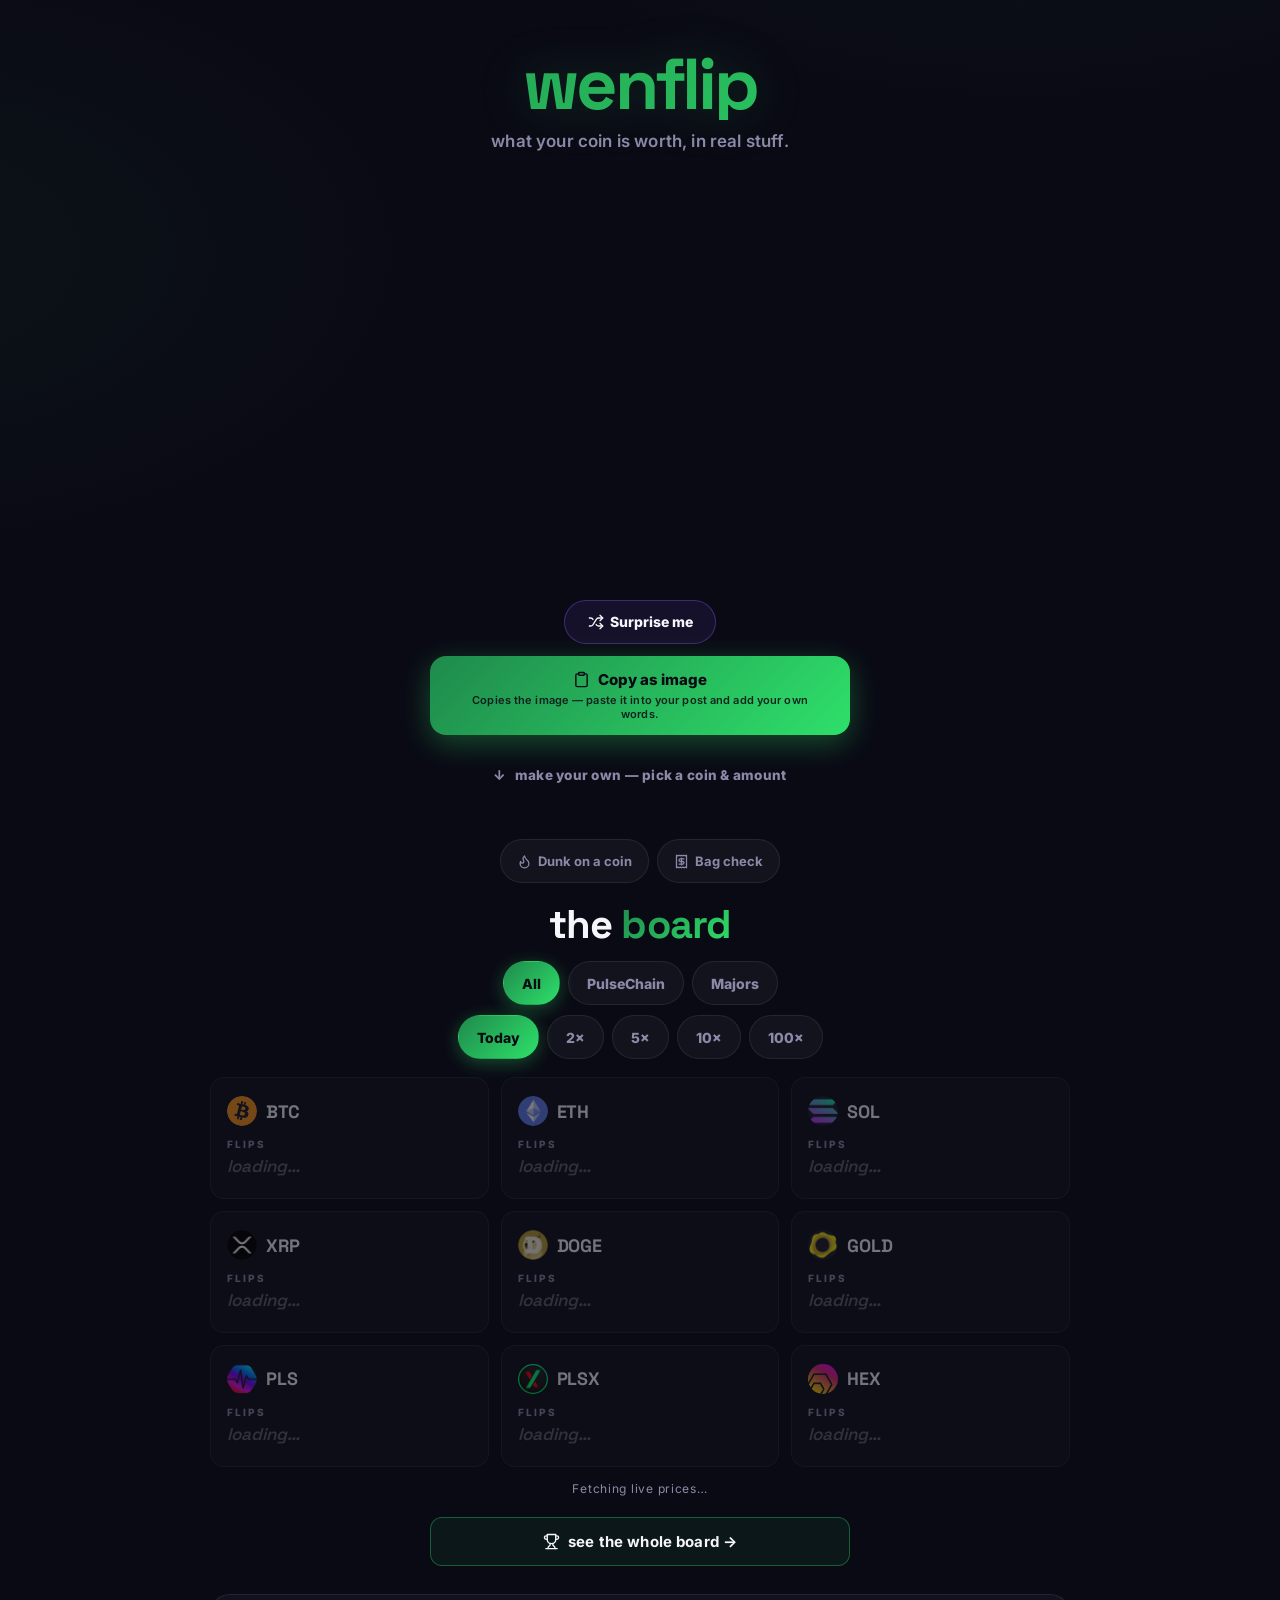
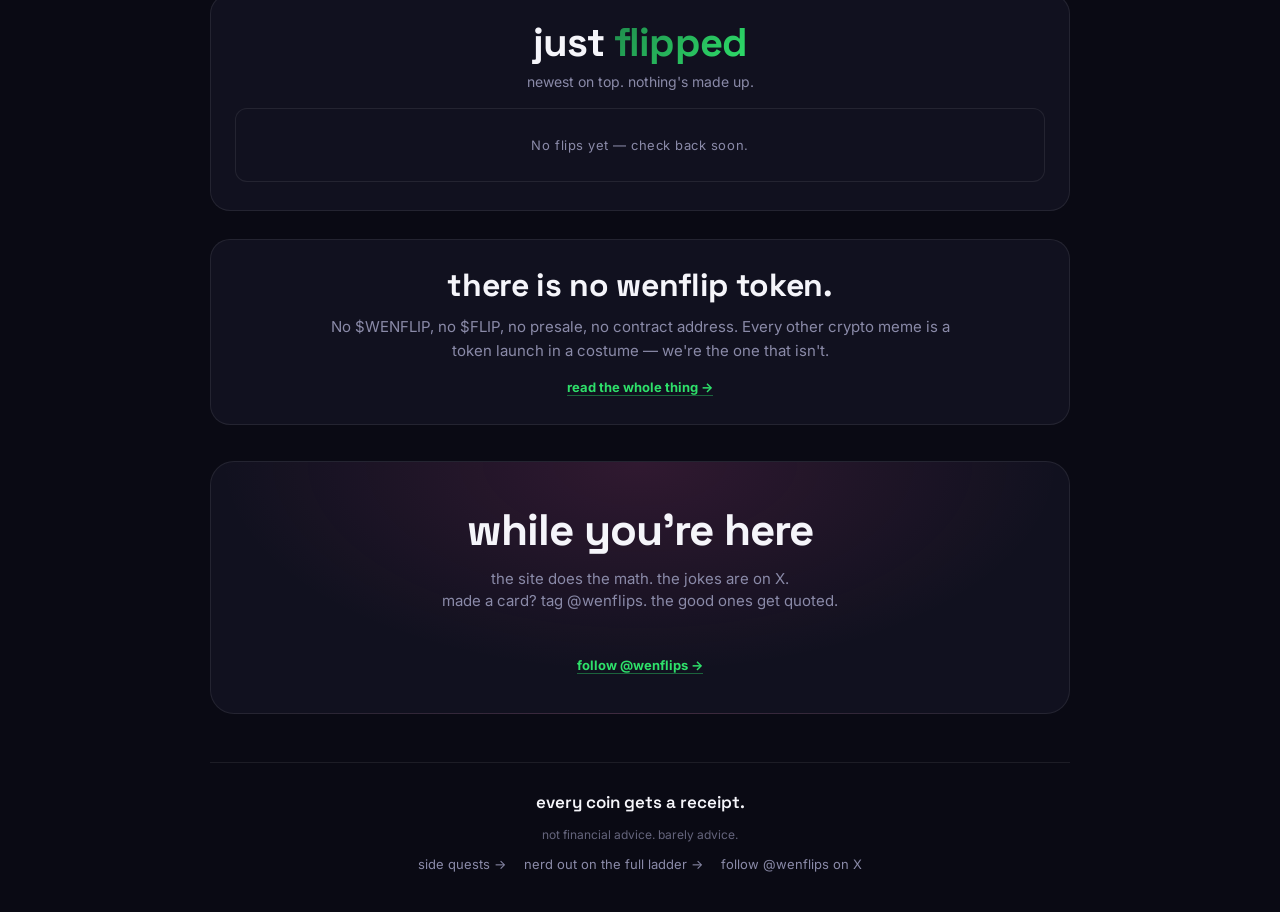
<file: index.html>
<!DOCTYPE html>
<html lang="en">
<head>
<meta charset="UTF-8" />
<meta name="viewport" content="width=device-width, initial-scale=1.0" />
<title>wenflip — what your coin is worth, in real stuff.</title>
<meta name="description" content="what your coin is worth, in real stuff." />
<link rel="canonical" href="https://wenflip.com/" />
<meta property="og:type" content="website" />
<meta property="og:url" content="https://wenflip.com/" />
<meta property="og:title" content="wenflip — what your coin is worth, in real stuff." />
<meta property="og:description" content="what your coin is worth, in real stuff." />
<meta property="og:site_name" content="wenflip.com" />
<meta property="og:image" content="https://wenflip.com/og-image-v2.jpg" />
<meta property="og:image:width" content="1200" />
<meta property="og:image:height" content="630" />
<meta property="og:image:alt" content="wenflip — what your coin is worth, in real stuff." />
<meta name="twitter:image" content="https://wenflip.com/og-image-v2.jpg" />
<meta name="twitter:card" content="summary_large_image" />
<meta name="twitter:title" content="wenflip — what your coin is worth, in real stuff." />
<meta name="twitter:description" content="what your coin is worth, in real stuff." />
<link rel="icon" type="image/png" href="/favicon-96x96.png" sizes="96x96" />
<link rel="icon" type="image/svg+xml" href="/favicon.svg" />
<link rel="shortcut icon" href="/favicon.ico" />
<link rel="apple-touch-icon" sizes="180x180" href="/apple-touch-icon.png" />
<link rel="manifest" href="/site.webmanifest" />
<meta name="theme-color" content="#0a0a14">
<meta name="color-scheme" content="dark">
<link rel="preconnect" href="https://fonts.googleapis.com">
<link rel="preconnect" href="https://fonts.gstatic.com" crossorigin>
<link rel="preconnect" href="https://api.dexscreener.com">
<link rel="dns-prefetch" href="https://api.dexscreener.com">
<link href="https://fonts.googleapis.com/css2?family=Space+Grotesk:wght@400;600;700&family=Inter:wght@400;600;700;800;900&display=swap" rel="stylesheet" media="print" onload="this.media='all'">
<noscript><link href="https://fonts.googleapis.com/css2?family=Space+Grotesk:wght@400;600;700&family=Inter:wght@400;600;700;800;900&display=swap" rel="stylesheet"></noscript>
<link rel="stylesheet" href="/site.css">
<link rel="stylesheet" href="styles.css">
</head>
<body>

<header class="hero container">

  <h1 class="logo">wenflip</h1>
  <p class="logo-tagline">what your coin is worth, in real stuff.</p>

  <!-- HERO = MAKE A FLIP CARD — card, then Surprise me / Copy, then the collapsed builder -->
  <div class="mafc-hero" id="mafcHero">
    <!-- CARD — the hero object. Always on screen; driven by auto-rotation,
         ⟳ Surprise me, and the builder controls below. One card, ever. -->
    <div class="mafc-cardcol">
      <div class="sc-card-wrap" id="scCardWrap" style="display:none">
        <div id="scResultCard" class="sc-result-card flip-card">
          <!-- rendered by JS -->
        </div>
      </div>
      <!-- auto-play timing cue (State 1) → held hint (State 2). Managed by app.js. -->
      <div class="mafc-cue" id="mafcCue" aria-hidden="true"></div>
    </div>

    <!-- ACTION ROW — always visible, directly under the card. -->
    <div class="mafc-actions">
      <button id="flipRandomBtn" class="flip-random-btn"><span class="ico ico-shuffle" aria-hidden="true"></span> Surprise me</button>
      <div class="calc-share-row sc-share-row">
        <button class="calc-share-btn sc-copy-btn" id="scShareBtn" onclick="scExport()">
          <span class="sc-copy-main"><span id="scShareIcon" class="ico ico-clipboard" aria-hidden="true"></span><span id="scShareText">Copy as image</span></span>
          <span class="sc-copy-sub">Copies the image — paste it into your post and add your own words.</span>
        </button>
      </div>
    </div>

    <!-- MAKE YOUR OWN — collapsed builder. Its controls drive the card above;
         opening it counts as a control interaction and freezes rotation (app.js). -->
    <div class="mafc-builder" id="mafcBuilder">
      <button type="button" class="mafc-builder-toggle" id="mafcBuilderToggle" aria-expanded="false" aria-controls="mafcControls">
        <span class="mafc-builder-caret" aria-hidden="true">↓</span> make your own — pick a coin &amp; amount
      </button>

      <div class="mafc-controls" id="mafcControls" hidden>
        <div class="coin-badges" id="scCoinList"></div>

        <!-- Price -->
        <div class="flip-ctrl-row">
          <div class="calc-lbl">Price</div>
          <div class="flip-chip-row" id="flipPriceRow">
            <button class="flip-chip active" data-mult="1">Today</button>
            <button class="flip-chip" data-mult="2">2×</button>
            <button class="flip-chip" data-mult="5">5×</button>
            <button class="flip-chip" data-mult="10">10×</button>
            <button class="flip-chip" data-mult="100">100×</button>
            <button class="flip-chip" data-mult="custom">Custom ▸</button>
          </div>
          <div class="flip-custom-wrap" id="flipCustomWrap" style="display:none">
            <input class="pump-input" id="flipCustomInput" type="text" placeholder='e.g. "25x" or "$1.00"' autocomplete="off" spellcheck="false" inputmode="decimal"/>
            <button class="pump-go-btn" id="flipCustomGo">Go</button>
          </div>
          <div class="flip-custom-hint" id="flipCustomHint"></div>
        </div>

        <!-- Flip against -->
        <div class="flip-ctrl-row">
          <div class="calc-lbl">Flip against</div>
          <div class="flip-chip-row" id="flipTargetRow">
            <button class="flip-chip active" data-target="next">Next rung</button>
            <button class="flip-chip" data-target="item">Pick an item ▸</button>
          </div>
          <div class="flip-item-wrap" id="flipItemWrap" style="display:none">
            <div class="calc-search-wrap">
              <span class="calc-search-icon" aria-hidden="true"><svg width="15" height="15" viewBox="0 0 24 24" fill="none" stroke="currentColor" stroke-width="2.2" stroke-linecap="round"><circle cx="10.5" cy="10.5" r="7"></circle><line x1="20" y1="20" x2="15.8" y2="15.8"></line></svg></span>
              <input class="calc-search" id="flipItemSearch" type="text" placeholder="Search items… Harvard, Big Mac, Cheerio" autocomplete="off" spellcheck="false"/>
            </div>
            <div class="target-list" id="flipItemList"></div>
          </div>
        </div>

        <!-- CA (contract address) — collapsed behind a reveal; power-user escape hatch.
             Toggle is inline (no app.js dependency): show/hide the next sibling + rotate caret. -->
        <div class="mafc-ca-collapse">
          <button type="button" class="mafc-ca-toggle" id="caToggle" onclick="var t=this.nextElementSibling;var op=t.style.display==='none';t.style.display=op?'':'none';this.classList.toggle('open',op);if(op){var i=t.querySelector('input');if(i)i.focus();}">paste a contract address <span class="mafc-ca-caret">▸</span></button>
          <div class="ca-tool" style="display:none">
            <input id="caInput" class="ca-input" type="text" inputmode="text" autocomplete="off" autocapitalize="off" spellcheck="false" placeholder="paste any contract address" />
            <button id="caGoBtn" class="ca-go-btn" type="button">Check</button>
          </div>
          <div id="caFailMsg" class="ca-fail" style="display:none"></div>
        </div>
      </div>
    </div>
  </div><!-- /mafc-hero -->
</header>

<div class="container">
<main>

  <!-- Secondary utilities: quiet pills under the card maker, deliberately
       subordinate to "Copy as image". #doorDunk is wired in app.js. -->
  <div class="hero-subnav">
    <button class="hero-sub-pill" id="doorDunk"><span class="ico ico-flame" aria-hidden="true"></span> Dunk on a coin</button>
    <a class="hero-sub-pill" href="/bag"><span class="ico ico-receipt" aria-hidden="true"></span> Bag check</a>
  </div>

  <!-- THE BOARD — 9 coins, chain tabs + multiplier tabs -->
  <div class="hero-flip">
    <div class="jf-head">
      <h2 class="section-title">the <span class="grad">board</span></h2>
    </div>
    <div class="hero-chain" id="heroChain" role="tablist" aria-label="Filter coins by chain">
      <button type="button" class="hero-mult-btn active" data-chain="all"        role="tab" aria-selected="true">All</button>
      <button type="button" class="hero-mult-btn"        data-chain="pulsechain" role="tab" aria-selected="false">PulseChain</button>
      <button type="button" class="hero-mult-btn"        data-chain="major"      role="tab" aria-selected="false">Majors</button>
    </div>
    <div class="hero-mult" id="heroMult" role="tablist" aria-label="Flip multiplier">
      <button type="button" class="hero-mult-btn active" data-mult="1"  role="tab" aria-selected="true">Today</button>
      <button type="button" class="hero-mult-btn"        data-mult="2"  role="tab" aria-selected="false">2×</button>
      <button type="button" class="hero-mult-btn"        data-mult="5"  role="tab" aria-selected="false">5×</button>
      <button type="button" class="hero-mult-btn"        data-mult="10" role="tab" aria-selected="false">10×</button>
      <button type="button" class="hero-mult-btn"        data-mult="100" role="tab" aria-selected="false">100×</button>
    </div>

    <div class="hero-grid" id="heroGrid">
      <div class="hero-grid-loading"><span class="skel-dot"></span><span>Loading live flips…</span></div>
    </div>

      <p class="updated" id="updated">Fetching live prices…</p>

    <div class="hero-standings-cta">
      <a class="full-ladder-btn full-ladder-btn-standings" href="/standings"><span class="ico ico-trophy" aria-hidden="true"></span> see the whole board →</a>
    </div>
  </div>
  
  <!-- ============================================================
       JUST FLIPPED FEED — promoted directly under the hero.
       Proof-of-life first: timestamped, dynamic, the whole pitch
       in one line before any toys.
       ============================================================ -->
  <section class="just-flipped" id="justFlipped">
    <div class="jf-head">
      <h2 class="section-title">just <span class="grad">flipped</span></h2>
      <p class="jf-sub">newest on top. nothing's made up.</p>
    </div>
    <div class="jf-feed" id="jfFeed">
      <div class="jf-loading"><span class="skel-dot"></span><span>Loading flips…</span></div>
    </div>
  </section>

  <!-- ============================================================
       TRUST STRIP — "there is no token".
       Short version of #tokenModal, which stays the full text;
       "read the whole thing" opens it via openTokenModal().
       ============================================================ -->
  <section class="trust-strip" id="trustStrip">
    <h2 class="trust-strip-title">there is no wenflip token.</h2>
    <p class="trust-strip-lead">No $WENFLIP, no $FLIP, no presale, no contract address. Every other crypto meme is a token launch in a costume — we're the one that isn't.</p>
    <a href="#notacoin" class="trust-strip-link" onclick="event.preventDefault();openTokenModal();">read the whole thing →</a>
  </section>

  <section class="cta">
    <h2>while you're here</h2>
    <p class="cta-sub">the site does the math. the jokes are on X.<br>made a card? tag @wenflips. the good ones get quoted.</p>
    <div class="cta-buttons">
      <a class="trust-strip-link" href="https://x.com/wenflips" target="_blank" rel="noopener">follow @wenflips →</a>
    </div>
  </section>

</main>
  <footer>
    <div class="ftag">every coin gets a receipt.</div>
    <div class="disc">not financial advice. barely advice.</div>



    <div class="flinks">
      <a href="/side-quests">side quests →</a>
      <a href="/ladder">nerd out on the full ladder →</a>
      <a href="https://x.com/wenflips" target="_blank" rel="noopener">follow @wenflips on X</a>
    </div>
      </footer>
</div>

<script src="coins.js" defer></script>
<script src="ladder.js" defer></script>
<script src="shared.js" defer></script>
<script src="app.js" defer></script>



<!-- FLIPPENING MODAL -->
<div class="modal-backdrop" id="flippeningModal" onclick="if(event.target===this)closeFlippen()">
  <div class="modal" role="dialog" aria-modal="true" aria-label="Dunk on a coin">
    <div class="modal-head">
      <div>
        <h3>Dunk on a coin</h3>
        <div class="sub">Pick two coins. One of them is losing.</div>
      </div>
      <button class="modal-close" aria-label="Close" onclick="closeFlippen()">✕</button>
    </div>
    <div class="modal-body" style="padding:0 0 24px;overflow-y:auto;">
      <div class="fl-pickers" id="flPickers">
        <div class="fl-picker-col">
          <div class="fl-picker-lbl">Your coin</div>
          <div class="fl-ca-tool">
            <input id="flCaInputA" class="ca-input fl-ca-input" type="text" inputmode="text"
              autocomplete="off" autocapitalize="off" spellcheck="false"
              placeholder="or paste contract address" />
            <button id="flCaBtnA" class="ca-go-btn fl-ca-btn" type="button">Check</button>
          </div>
          <div id="flCaFailA" class="ca-fail fl-ca-fail" style="display:none"></div>
          <div class="fl-coin-list" id="flCoinListA"></div>
        </div>
        <div class="fl-picker-divider">VS</div>
        <div class="fl-picker-col">
          <div class="fl-picker-lbl">Their coin</div>
          <div class="fl-ca-tool">
            <input id="flCaInputB" class="ca-input fl-ca-input" type="text" inputmode="text"
              autocomplete="off" autocapitalize="off" spellcheck="false"
              placeholder="or paste contract address" />
            <button id="flCaBtnB" class="ca-go-btn fl-ca-btn" type="button">Check</button>
          </div>
          <div id="flCaFailB" class="ca-fail fl-ca-fail" style="display:none"></div>
          <div class="fl-coin-list" id="flCoinListB"></div>
        </div>
      </div>
      <div class="sc-card-wrap fl-card-wrap" id="flCardWrap" style="display:none">
        <div id="flResultCard" class="fl-result-card flip-card">
          <!-- rendered by JS -->
        </div>
        <div class="calc-share-row sc-share-row" style="margin-top:14px;">
          <button class="calc-share-btn" id="flShareBtn" onclick="flippenExport()">
            <span id="flShareIcon" class="ico ico-clipboard" aria-hidden="true"></span><span id="flShareText">Copy as image</span>
          </button>
          <button class="calc-share-btn sc-share-btn-x" id="flShareBtn2" onclick="flippenShare()">
            <span id="flShareIcon2" aria-hidden="true">𝕏</span><span id="flShareText2">Share</span>
          </button>
        </div>
      </div>
    </div>
  </div>
</div>



<div class="toast" id="toast"></div>

<!-- NO-TOKEN DISCLAIMER MODAL -->
<div class="modal-backdrop" id="tokenModal" onclick="if(event.target===this)closeTokenModal()">
  <div class="modal" role="dialog" aria-modal="true" aria-label="No token disclaimer">
    <div class="modal-head">
      <div><h3>There is no wenflip token.</h3></div>
      <button class="modal-close" aria-label="Close" onclick="closeTokenModal()">✕</button>
    </div>
    <div class="modal-body token-body">
      <p class="token-p">No $WENFLIP. No $FLIP. No presale, no airdrop, no whitelist, no "official contract address." There is nothing to buy.</p>
      <p class="token-p">If you find a wenflip coin anywhere — on any chain, sold by anyone — it is a scam. We did not make it. We are not affiliated with it. Whoever is selling it is robbing you, not us. Do not buy it.</p>
      <p class="token-p">wenflip is a website. It tracks other people's coins climbing a ladder of real-world objects. That's the whole product. The joke is free and always will be.</p>
      <p class="token-p">If you ever see "wenflip is launching a token," assume the account was hacked.</p>
      <p class="token-p">Every other crypto meme is a token launch wearing a costume. We're the one that isn't. That's the point.</p>
    </div>
  </div>
</div>

</body>
</html>
</file>
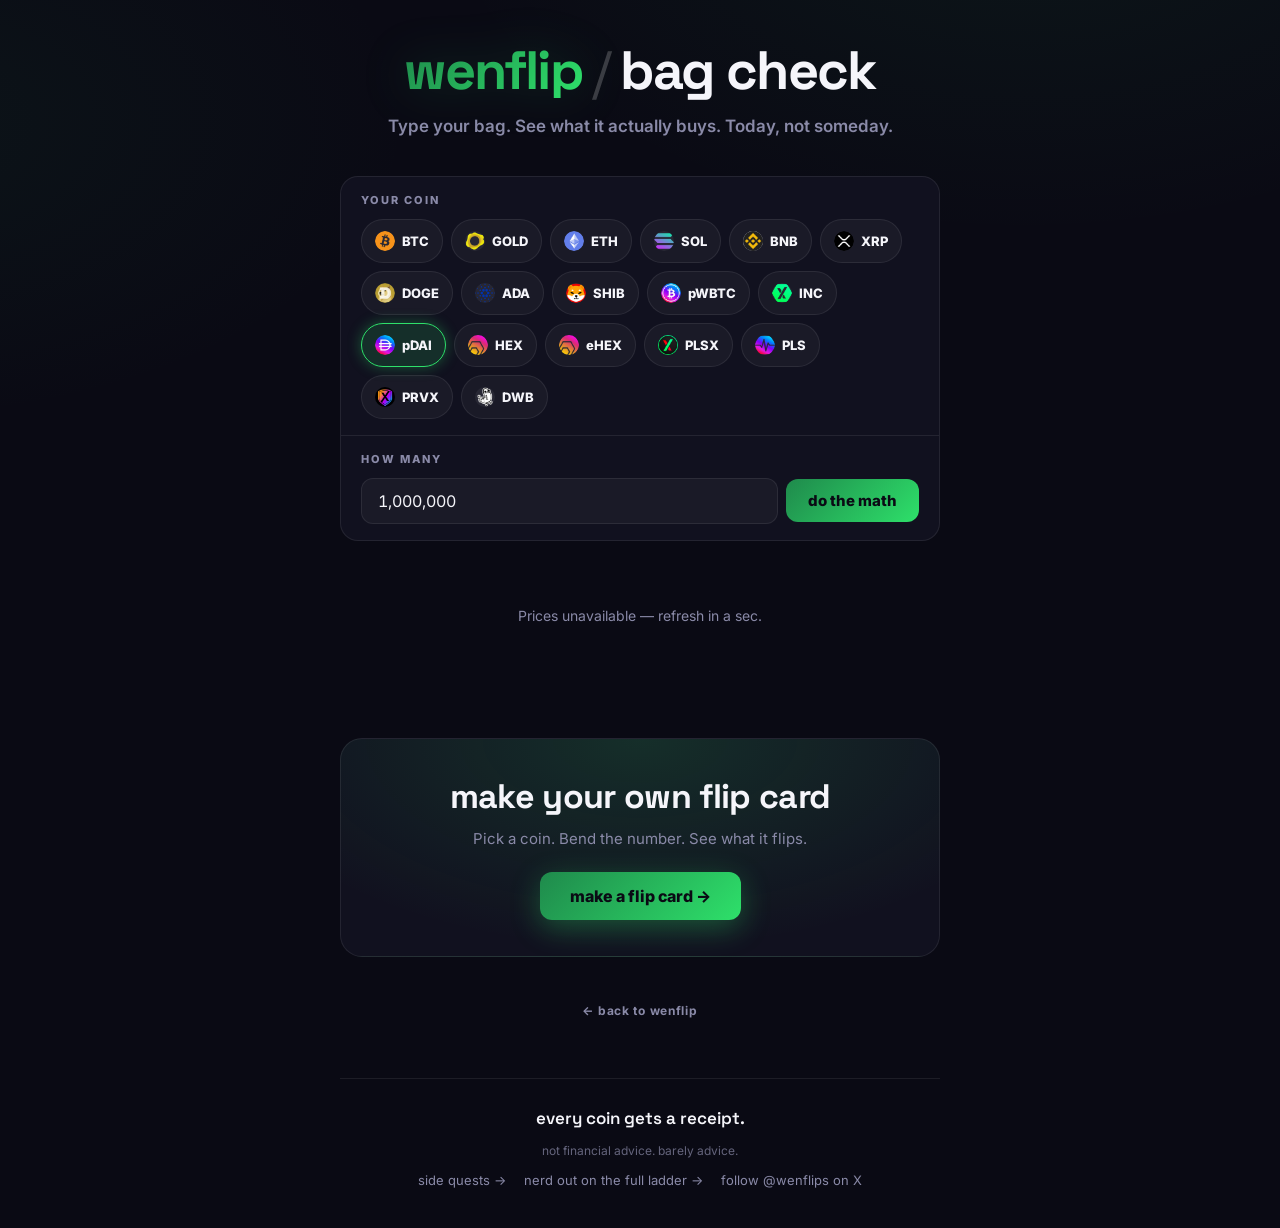
<file: bag/index.html>
<!DOCTYPE html>
<html lang="en">
<head>
<meta charset="UTF-8" />
<meta name="viewport" content="width=device-width, initial-scale=1.0" />
<title>wenflip / bag check — what your bag actually buys</title>
<meta name="description" content="Type your bag. See what it actually buys. Today, not someday." />
<link rel="canonical" href="https://wenflip.com/bag" />
<meta property="og:type" content="website" />
<meta property="og:url" content="https://wenflip.com/bag" />
<meta property="og:title" content="wenflip / bag check — what your bag actually buys" />
<meta property="og:description" content="Type your bag. See what it actually buys. Today, not someday." />
<meta property="og:site_name" content="wenflip.com" />
<meta property="og:image" content="https://wenflip.com/bag/bag-og.jpg" />
<meta property="og:image:width" content="1200" />
<meta property="og:image:height" content="630" />
<meta property="og:image:alt" content="wenflip / bag check — what your bag actually buys." />
<meta name="twitter:image" content="https://wenflip.com/bag/bag-og.jpg" />
<meta name="twitter:card" content="summary_large_image" />
<meta name="twitter:title" content="wenflip / bag check — what your bag actually buys" />
<meta name="twitter:description" content="Type your bag. See what it actually buys. Today, not someday." />
<link rel="icon" type="image/png" href="/favicon-96x96.png" sizes="96x96" />
<link rel="icon" type="image/svg+xml" href="/favicon.svg" />
<link rel="shortcut icon" href="/favicon.ico" />
<link rel="apple-touch-icon" sizes="180x180" href="/apple-touch-icon.png" />
<meta name="theme-color" content="#0a0a14">
<meta name="color-scheme" content="dark">
<link rel="preconnect" href="https://fonts.googleapis.com">
<link rel="preconnect" href="https://fonts.gstatic.com" crossorigin>
<link rel="preconnect" href="https://api.dexscreener.com">
<link rel="dns-prefetch" href="https://api.dexscreener.com">
<link href="https://fonts.googleapis.com/css2?family=Space+Grotesk:wght@400;600;700&family=Inter:wght@400;600;700;800;900&display=swap" rel="stylesheet">

<link rel="stylesheet" href="/site.css">
<style>
  .container{max-width:640px;margin:0 auto;padding:0 20px;}

  /* ===== INPUT PANEL ===== */
  .panel{margin:28px auto 0;background:var(--bg-2);border:1px solid var(--line);border-radius:18px;overflow:hidden;}
  .panel-sec{padding:16px 20px;}
  .panel-sec + .panel-sec{border-top:1px solid var(--line);}
  .lbl{font-size:11px;font-weight:800;letter-spacing:0.18em;text-transform:uppercase;color:var(--muted);margin-bottom:12px;}
  .coin-badges{display:flex;flex-wrap:wrap;gap:8px;}
  .coin-badge{
    display:flex;align-items:center;gap:7px;min-height:44px;padding:8px 13px;border-radius:999px;
    border:1px solid var(--line);background:rgba(255,255,255,0.04);color:var(--text);
    font-weight:800;font-size:13px;cursor:pointer;user-select:none;
    transition:border-color .15s,background .15s,box-shadow .15s;
  }
  .coin-badge img{width:20px;height:20px;border-radius:50%;object-fit:cover;background:rgba(255,255,255,0.06);}
  .coin-badge:hover{border-color:rgba(46,224,106,0.45);background:rgba(46,224,106,0.10);}
  .coin-badge.selected{border-color:var(--accent);background:rgba(46,224,106,0.14);box-shadow:0 0 14px rgba(46,224,106,0.35);}
  .coin-badge.loading{opacity:0.45;pointer-events:none;}

  .qty-row{display:flex;gap:8px;align-items:center;}
  .qty-input{
    flex:1;min-width:0;padding:12px 16px;background:rgba(255,255,255,0.04);border:1px solid var(--line);
    border-radius:12px;color:var(--text);font-size:16px;font-family:'Inter',sans-serif;
    transition:border-color .15s;font-variant-numeric:tabular-nums;
  }
  .qty-input:focus{border-color:rgba(46,224,106,0.45);}
  .qty-input::placeholder{color:var(--muted);}
  .do-btn{
    padding:12px 22px;border-radius:12px;background:var(--grad);border:none;color:var(--on-accent);
    font-weight:800;font-size:15px;cursor:pointer;font-family:'Inter',sans-serif;white-space:nowrap;
    transition:transform .15s,box-shadow .15s;
  }
  .do-btn:hover{transform:translateY(-1px);box-shadow:0 6px 22px rgba(46,224,106,0.38);}

  /* ===== CARD (silent receipt) ===== */
  .card-area{margin:26px auto 0;}
  .card-placeholder{text-align:center;color:var(--muted);font-size:14px;padding:40px 0;}
  .flip-card{
    width:min(360px,100%);aspect-ratio:1/1;margin:0 auto;
    border-radius:18px;background:var(--bg-3);border:1px solid var(--line);
    position:relative;overflow:hidden;display:flex;flex-direction:column;
    padding:26px 26px 44px;
  }
  .bc-id{display:flex;align-items:center;gap:9px;}
  .bc-logo{width:30px;height:30px;border-radius:50%;object-fit:cover;flex-shrink:0;background:rgba(255,255,255,0.06);}
  .bc-sym{font-family:'Space Grotesk',sans-serif;font-size:16px;font-weight:700;letter-spacing:-0.01em;}
  .bc-mid{margin-top:auto;margin-bottom:auto;text-align:left;}
  .bc-bag{font-family:'Space Grotesk',sans-serif;font-size:28px;font-weight:700;line-height:1.1;letter-spacing:-0.02em;color:var(--text);}
  .bc-value{font-size:16px;color:var(--muted);font-variant-numeric:tabular-nums;margin-top:6px;}
  .bc-buys-lbl{font-size:10px;font-weight:800;letter-spacing:0.2em;text-transform:uppercase;color:var(--accent);margin:20px 0 6px;}
  .bc-obj{font-family:'Space Grotesk',sans-serif;font-size:24px;font-weight:700;line-height:1.2;color:var(--text);
          overflow:hidden;display:-webkit-box;-webkit-line-clamp:2;-webkit-box-orient:vertical;}
  .bc-obj-price{font-size:15px;color:var(--muted);font-variant-numeric:tabular-nums;margin-top:4px;}
  .bc-divider{height:1px;background:rgba(255,255,255,0.08);margin:16px 0 0;}
  .bc-stamp{
    position:absolute;bottom:26px;left:26px;right:26px;display:grid;grid-template-columns:1fr auto 1fr;align-items:center;column-gap:10px;
    font-size:11px;color:rgba(46,224,106,0.60);font-weight:700;letter-spacing:0.06em;
  }
  .bc-stamp > span:nth-child(2){text-align:center;}
  .bc-stamp > span:nth-child(3){text-align:right;}
  .bc-sig{position:absolute;bottom:12px;left:26px;right:26px;text-align:center;font-size:10px;color:rgba(245,245,250,0.30);font-style:italic;letter-spacing:0.02em;}

  .updated{margin:18px 0 4px;text-align:center;color:var(--muted);font-size:12px;letter-spacing:0.06em;min-height:16px;}
  .updated b{color:var(--text);font-weight:700;}

  .share-row{display:flex;justify-content:center;gap:10px;margin-top:16px;}
  .share-btn{
    display:inline-flex;align-items:center;gap:8px;padding:12px 22px;border-radius:999px;
    background:var(--grad);border:none;color:var(--on-accent);font-weight:800;font-size:14px;cursor:pointer;
    font-family:'Inter',sans-serif;box-shadow:0 8px 30px rgba(46,224,106,0.32);
    transition:transform .15s,box-shadow .2s;
  }
  .share-btn:hover{transform:translateY(-2px);box-shadow:0 12px 40px rgba(46,224,106,0.45);}
  .share-btn:disabled{opacity:0.5;pointer-events:none;}
  .share-btn.ghost{background:rgba(255,255,255,0.06);box-shadow:none;border:1px solid var(--line);color:var(--text);}
  .share-btn.ghost:hover{background:rgba(255,255,255,0.12);box-shadow:0 8px 24px rgba(0,0,0,0.35);}

  .toast{
    position:fixed;bottom:30px;left:50%;transform:translateX(-50%) translateY(20px);
    background:rgba(34,197,94,0.92);color:var(--on-accent);padding:12px 26px;border-radius:999px;
    font-weight:800;font-size:14px;box-shadow:0 8px 30px rgba(34,197,94,0.4);
    opacity:0;pointer-events:none;z-index:9999;transition:opacity .3s ease,transform .3s ease;white-space:nowrap;
  }
  .toast.show{opacity:1;transform:translateX(-50%) translateY(0);}

  @media (max-width:600px){
    .qty-row{flex-wrap:wrap;}
    .bc-bag{font-size:24px;}
    .bc-obj{font-size:20px;}
  }
</style>
</head>
<body>

<header class="site-head container">
  <div class="brand"><a class="wf" href="/">wenflip</a><span class="slash">/</span><h1 class="sec">bag check</h1></div>
  <p class="tag">Type your bag. See what it actually buys. Today, not someday.</p>
</header>

<div class="container">
<main>
  <div class="panel">
    <div class="panel-sec">
      <div class="lbl">Your coin</div>
      <div class="coin-badges" id="coinBadges"><span style="color:var(--muted);font-size:13px;">Loading…</span></div>
    </div>
    <div class="panel-sec">
      <div class="lbl">How many</div>
      <div class="qty-row">
        <input class="qty-input" id="qtyInput" type="text" inputmode="decimal" autocomplete="off" spellcheck="false" placeholder="e.g. 1,000,000" />
        <button class="do-btn" id="doBtn">do the math</button>
      </div>
    </div>
  </div>

  <div class="card-area" id="cardArea">
    <div class="card-placeholder" id="cardPlaceholder">Pick a coin and type how much you hold.</div>
    <div id="bcCard" class="flip-card" style="display:none"><!-- rendered by JS --></div>
  </div>

  <p class="updated" id="updated"></p>

  <div class="share-row" id="shareRow" style="display:none">
    <button class="share-btn" id="pngBtn" onclick="bcExport()"><span id="pngIcon" class="ico ico-clipboard" aria-hidden="true"></span><span id="pngText">Copy as image</span></button>
    <button class="share-btn ghost" id="linkBtn" onclick="copyLink()"><span class="ico ico-link" aria-hidden="true"></span> Copy link</button>
  </div>

  <section class="page-cta">
    <h2>make your own flip card</h2>
    <p>Pick a coin. Bend the number. See what it flips.</p>
    <a class="page-cta-btn" href="/">make a flip card →</a>
  </section>

  <div class="backlink-row"><a class="backlink" href="/">← back to wenflip</a></div>

</main>

  <footer>
    <div class="ftag">every coin gets a receipt.</div>
    <div class="disc">not financial advice. barely advice.</div>
    <div class="flinks">
      <a href="/side-quests">side quests →</a>
      <a href="/ladder">nerd out on the full ladder →</a>
      <a href="https://x.com/wenflips" target="_blank" rel="noopener">follow @wenflips on X</a>
    </div>
  </footer>
</div>

<div class="toast" id="toast"></div>

<script src="/coins.js"></script>
<script src="/ladder.js"></script>
<script src="/shared.js"></script>
<script>
/* Coin roster comes from /coins.js (the homepage's list) — one source of truth. */



/* highest-priced rung ≤ value (same walk the site uses) */

/* ---------- formatters ---------- */
// bag value → whole dollars w/ commas; cents only under $1
function fmtBag(v){
  if(v==null) return '—';
  if(v<=0) return '$0';
  if(v>=1) return '$'+Math.round(v).toLocaleString('en-US');
  return fmtCoinPrice(v);
}
// quantity → commas, keep fractional bags readable
function fmtQty(n){
  if(Number.isInteger(n)) return n.toLocaleString('en-US');
  return n.toLocaleString('en-US',{maximumFractionDigits:8});
}

/* ---------- state ---------- */
const priceCache = {};      // sym → last good price
let selectedSym = 'pDAI';
let lastFetch = null;

function coinBySym(sym){ return TOKENS.find(t => t.sym.toLowerCase() === String(sym||'').toLowerCase()); }

/* ---------- price fetch ---------- */
async function ensurePrice(sym){
  const coin = coinBySym(sym); if(!coin) return;
  try{ priceCache[sym] = await fetchPairPrice(coin.dexChain, coin.pairAddress); lastFetch = Date.now(); }
  catch(e){ console.warn('price fetch failed', sym, e); /* keep last good */ }
  renderUpdated();
}

/* ---------- coin picker ---------- */
function renderBadges(){
  const wrap = document.getElementById('coinBadges');
  wrap.innerHTML = TOKENS.map(t =>
    `<button class="coin-badge${t.sym===selectedSym?' selected':''}" data-sym="${t.sym}" title="${t.name}">
      <img src="${t.logo}" alt="${t.sym}" loading="lazy"/><span>${t.sym}</span>
    </button>`).join('');
  wrap.querySelectorAll('.coin-badge').forEach(b => {
    b.addEventListener('click', async () => {
      selectedSym = b.dataset.sym;
      renderBadges();
      syncURL(true);
      if(priceCache[selectedSym]==null) await ensurePrice(selectedSym);
      render();
    });
  });
}

/* ---------- parse quantity ---------- */
function parseQty(raw){
  if(raw==null) return NaN;
  const s = String(raw).trim().replace(/,/g,'');
  if(!s) return NaN;
  const v = parseFloat(s);
  return (isFinite(v) && v>0) ? v : NaN;
}

/* ---------- render the receipt card ---------- */
function render(){
  const card = document.getElementById('bcCard');
  const ph = document.getElementById('cardPlaceholder');
  const shareRow = document.getElementById('shareRow');
  const coin = coinBySym(selectedSym);
  const qty = parseQty(document.getElementById('qtyInput').value);
  const price = priceCache[selectedSym];

  if(!coin || isNaN(qty)){
    card.style.display='none'; shareRow.style.display='none';
    ph.style.display=''; ph.textContent='Type how much you hold ☝️';
    return;
  }
  if(price==null){
    card.style.display='none'; shareRow.style.display='none';
    ph.style.display=''; ph.textContent='Prices unavailable — refresh in a sec.';
    return;
  }

  const bagValue = qty * price;
  const rung = LADDER[findRungIndex(bagValue)];
  const dateStr = new Date().toLocaleDateString('en-US',{month:'short',day:'numeric',year:'numeric'});

  ph.style.display='none'; card.style.display='';
  card.innerHTML = `
    <div class="bc-id"><img class="bc-logo" src="${coin.logo}" alt="${coin.sym}"/><span class="bc-sym">${coin.sym}</span></div>
    <div class="bc-mid">
      <div class="bc-bag">${fmtQty(qty)} ${coin.sym}</div>
      <div class="bc-value">= ${fmtBag(bagValue)} today</div>
      <div class="bc-buys-lbl">buys</div>
      <div class="bc-obj">${rung.name}</div>
      <div class="bc-obj-price">${fmtItemPrice(rung.price)}</div>
    </div>
    <div class="bc-divider"></div>
    <div class="bc-stamp"><span>${dateStr}</span><span>@wenflips</span><span>wenflip.com</span></div>
    <div class="bc-sig">Live price · not a projection</div>
  `;
  shareRow.style.display='';
  const ic=document.getElementById('pngIcon'), tx=document.getElementById('pngText');
  if(ic) ic.className=_isIOS?'ico ico-download':'ico ico-clipboard';
  if(tx) tx.textContent=_isIOS?'Save image':'Copy as image';
}

function renderUpdated(){
  const el=document.getElementById('updated');
  if(!lastFetch){ el.innerHTML=''; return; }
  const s=Math.round((Date.now()-lastFetch)/1000);
  el.innerHTML=`Live price · updated <b>${s}s ago</b>`;
}
setInterval(renderUpdated,1000);

/* ---------- URL state ---------- */
function syncURL(push){
  const qtyRaw = document.getElementById('qtyInput').value.replace(/,/g,'').trim();
  const params = new URLSearchParams();
  params.set('coin', selectedSym.toLowerCase());
  if(qtyRaw) params.set('n', qtyRaw);
  const url = window.location.pathname + '?' + params.toString();
  if(push) history.pushState(null,'',url); else history.replaceState(null,'',url);
}
function readURL(){
  const p = new URLSearchParams(window.location.search);
  const coinP = p.get('coin'); const nP = p.get('n');
  if(coinP && coinBySym(coinP)) selectedSym = coinBySym(coinP).sym;
  if(nP && parseQty(nP)) document.getElementById('qtyInput').value = fmtQty(parseQty(nP));
}

/* ---------- image export (site's 1080×1080 approach) ---------- */
async function bcExport(){
  const btn=document.getElementById('pngBtn'), ic=document.getElementById('pngIcon'), tx=document.getElementById('pngText');
  btn.disabled=true; ic.className='ico ico-spin'; tx.textContent='Generating…';
  try{
    await loadHtml2Canvas();
    const card=document.getElementById('bcCard');
    const src=await window.html2canvas(card,{backgroundColor:null,scale:3,useCORS:true,logging:false});
    deliverImage(brandCanvas(src, 30), 'wenflip-bag.png');
  }catch(err){ console.error(err); showToast('Screenshot failed — try again 😬'); }
  finally{ btn.disabled=false; ic.className=_isIOS?'ico ico-download':'ico ico-clipboard'; tx.textContent=_isIOS?'Save image':'Copy as image'; }
}
async function copyLink(){
  syncURL(false);
  try{ await navigator.clipboard.writeText(window.location.href); showToast('Link copied 🔗'); }
  catch{ showToast('Copy failed — grab it from the address bar'); }
}

/* ---------- wiring ---------- */
const qtyEl = document.getElementById('qtyInput');
let deb=null;
qtyEl.addEventListener('input', ()=>{ clearTimeout(deb); deb=setTimeout(()=>{ syncURL(false); render(); },250); });
qtyEl.addEventListener('keydown', e=>{ if(e.key==='Enter'){ e.preventDefault(); syncURL(true); render(); } });
document.getElementById('doBtn').addEventListener('click', ()=>{ syncURL(true); render(); });
window.addEventListener('popstate', async ()=>{ readURL(); renderBadges(); if(priceCache[selectedSym]==null) await ensurePrice(selectedSym); render(); });

/* ---------- boot ---------- */
(async function boot(){
  // default demo: pDAI at 1,000,000 (unless URL overrides)
  document.getElementById('qtyInput').value = fmtQty(1000000);
  readURL();
  renderBadges();
  render();                      // placeholder until price lands
  await ensurePrice(selectedSym);
  render();
  setInterval(()=>{ ensurePrice(selectedSym).then(render); }, 60000);
})();
</script>
</body>
</html>
</file>
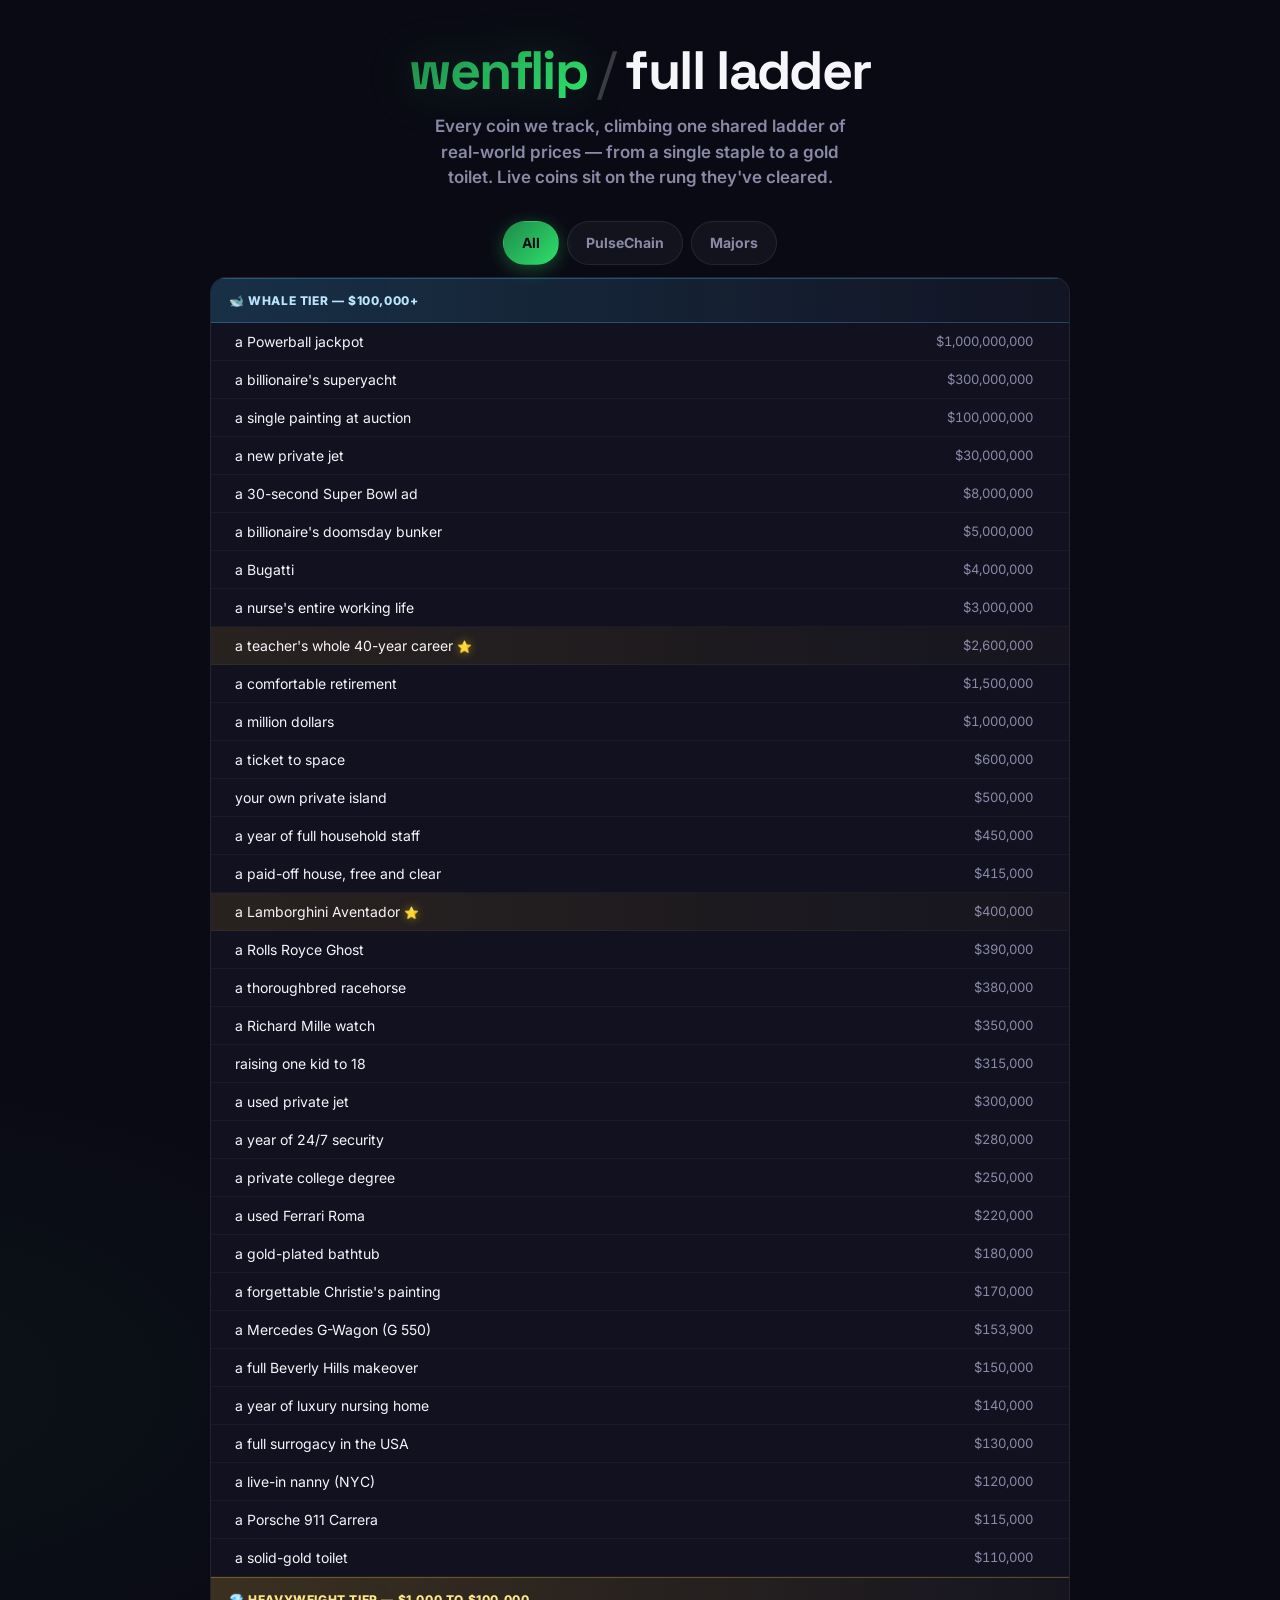
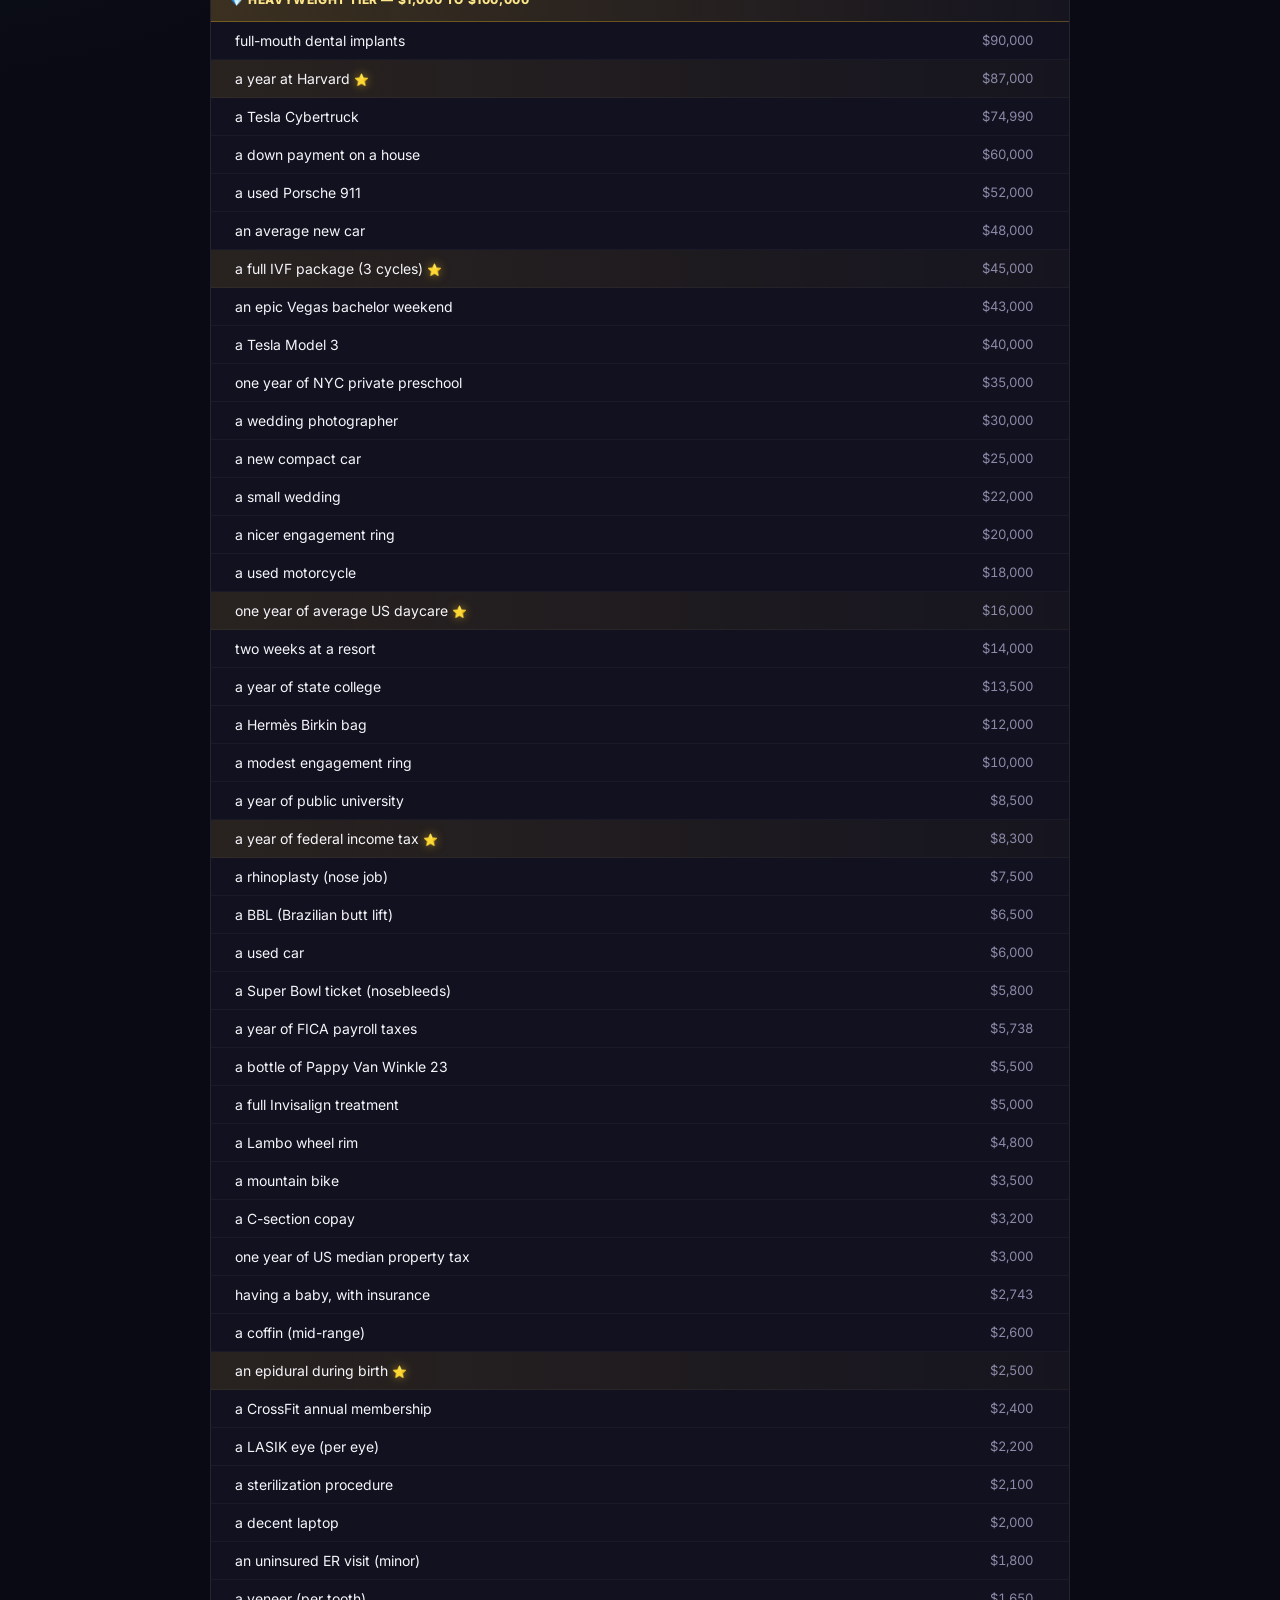
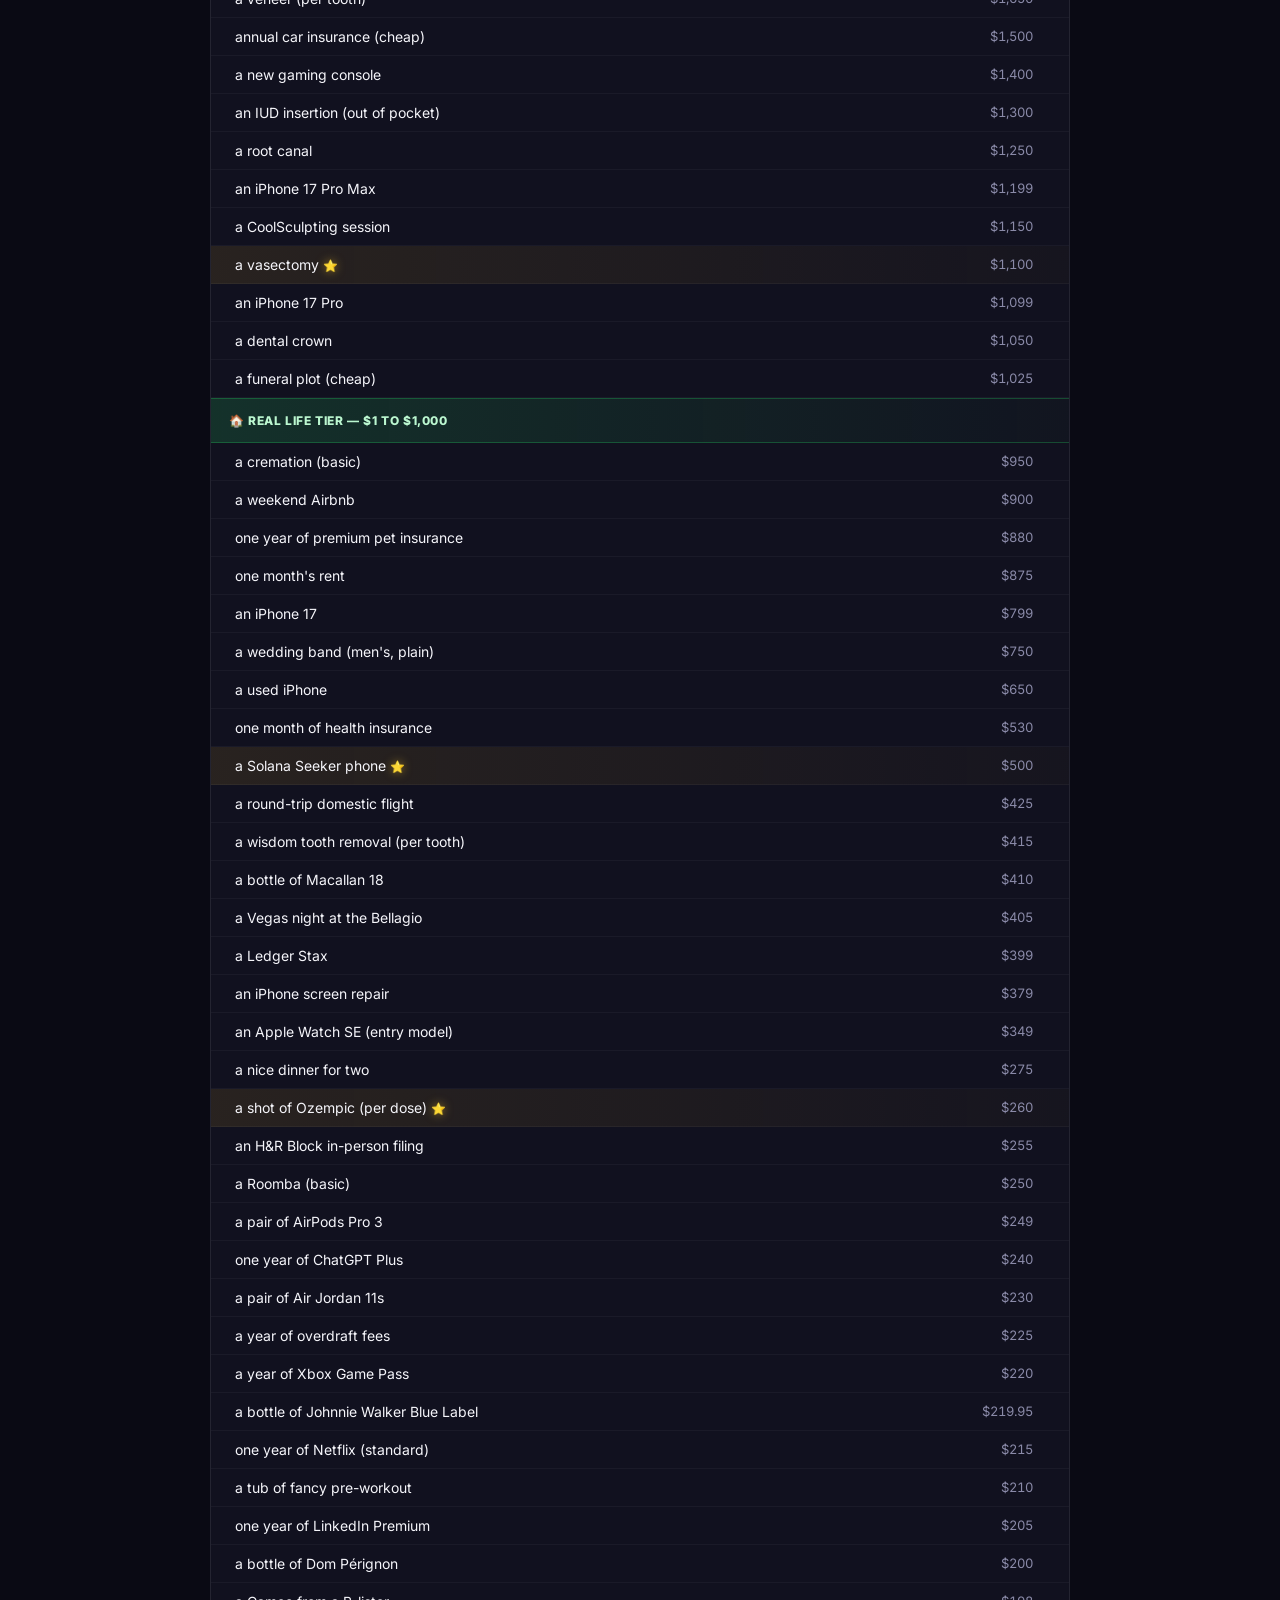
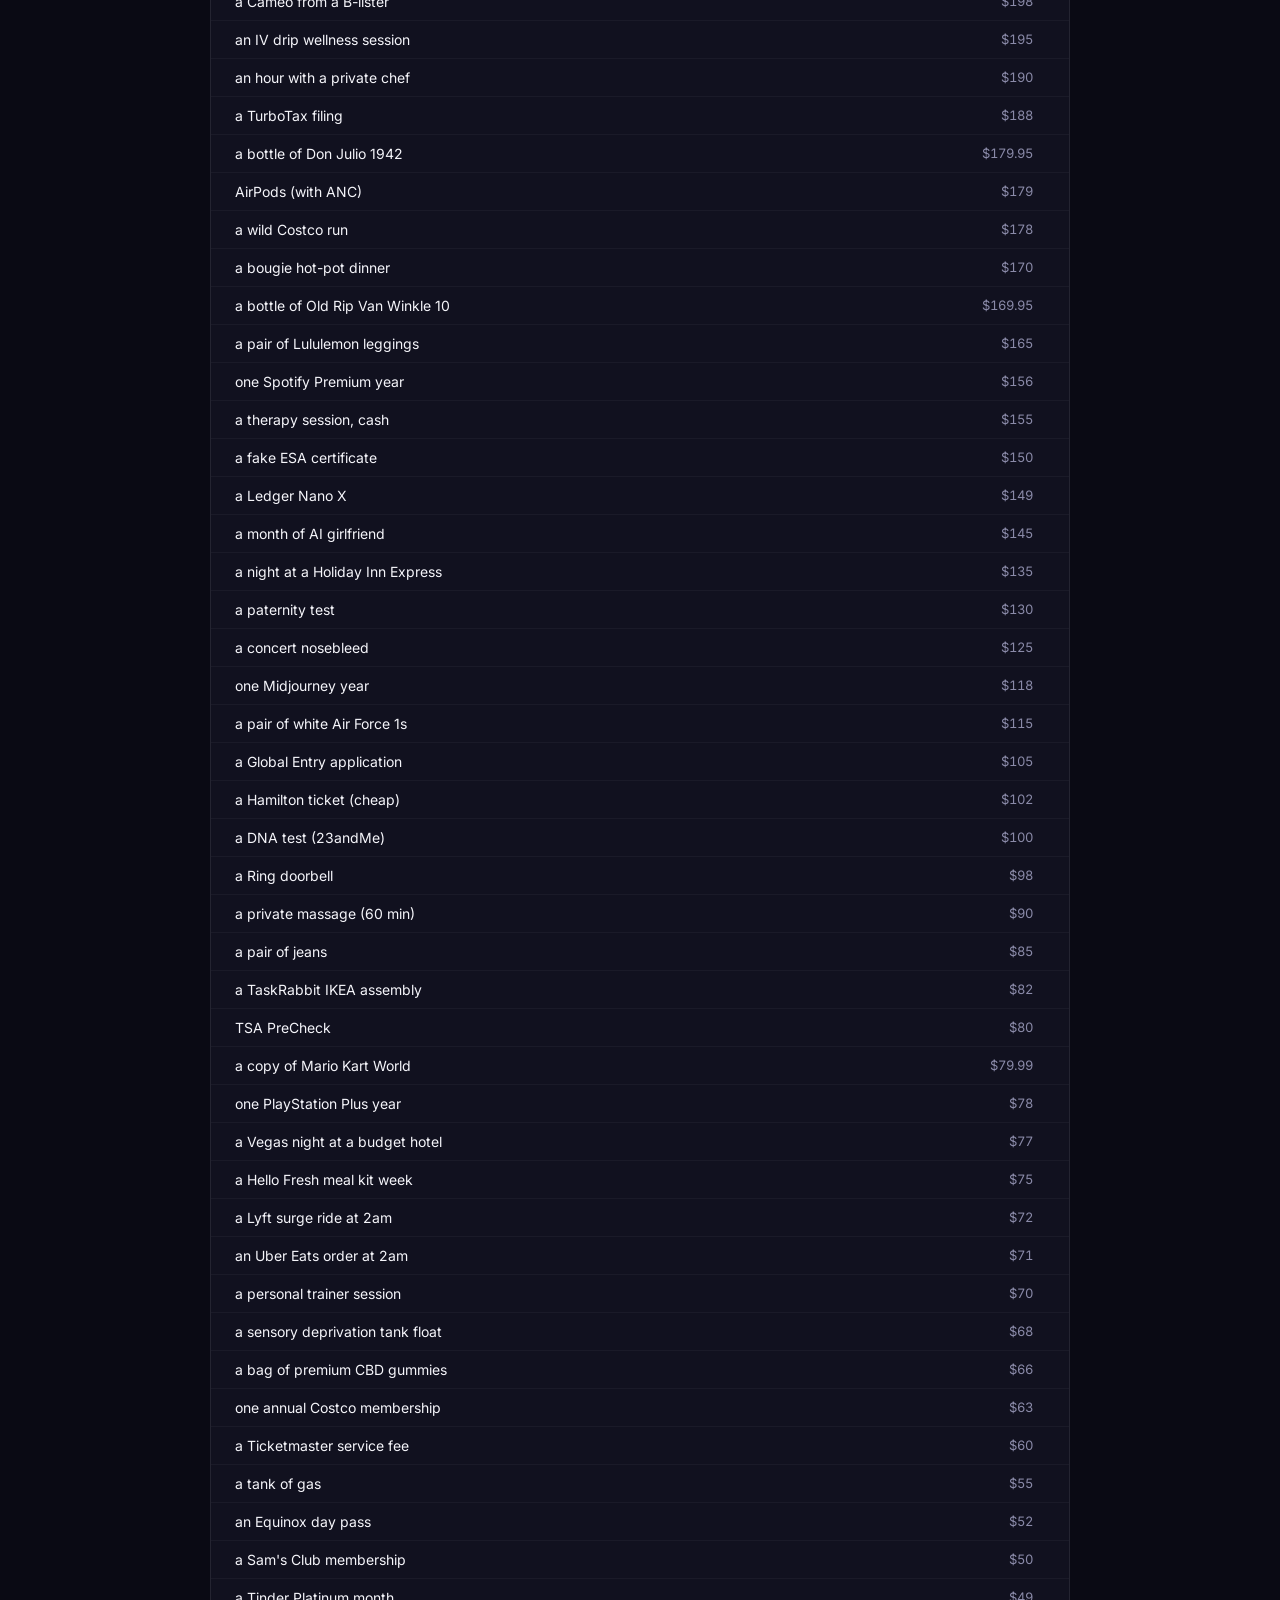
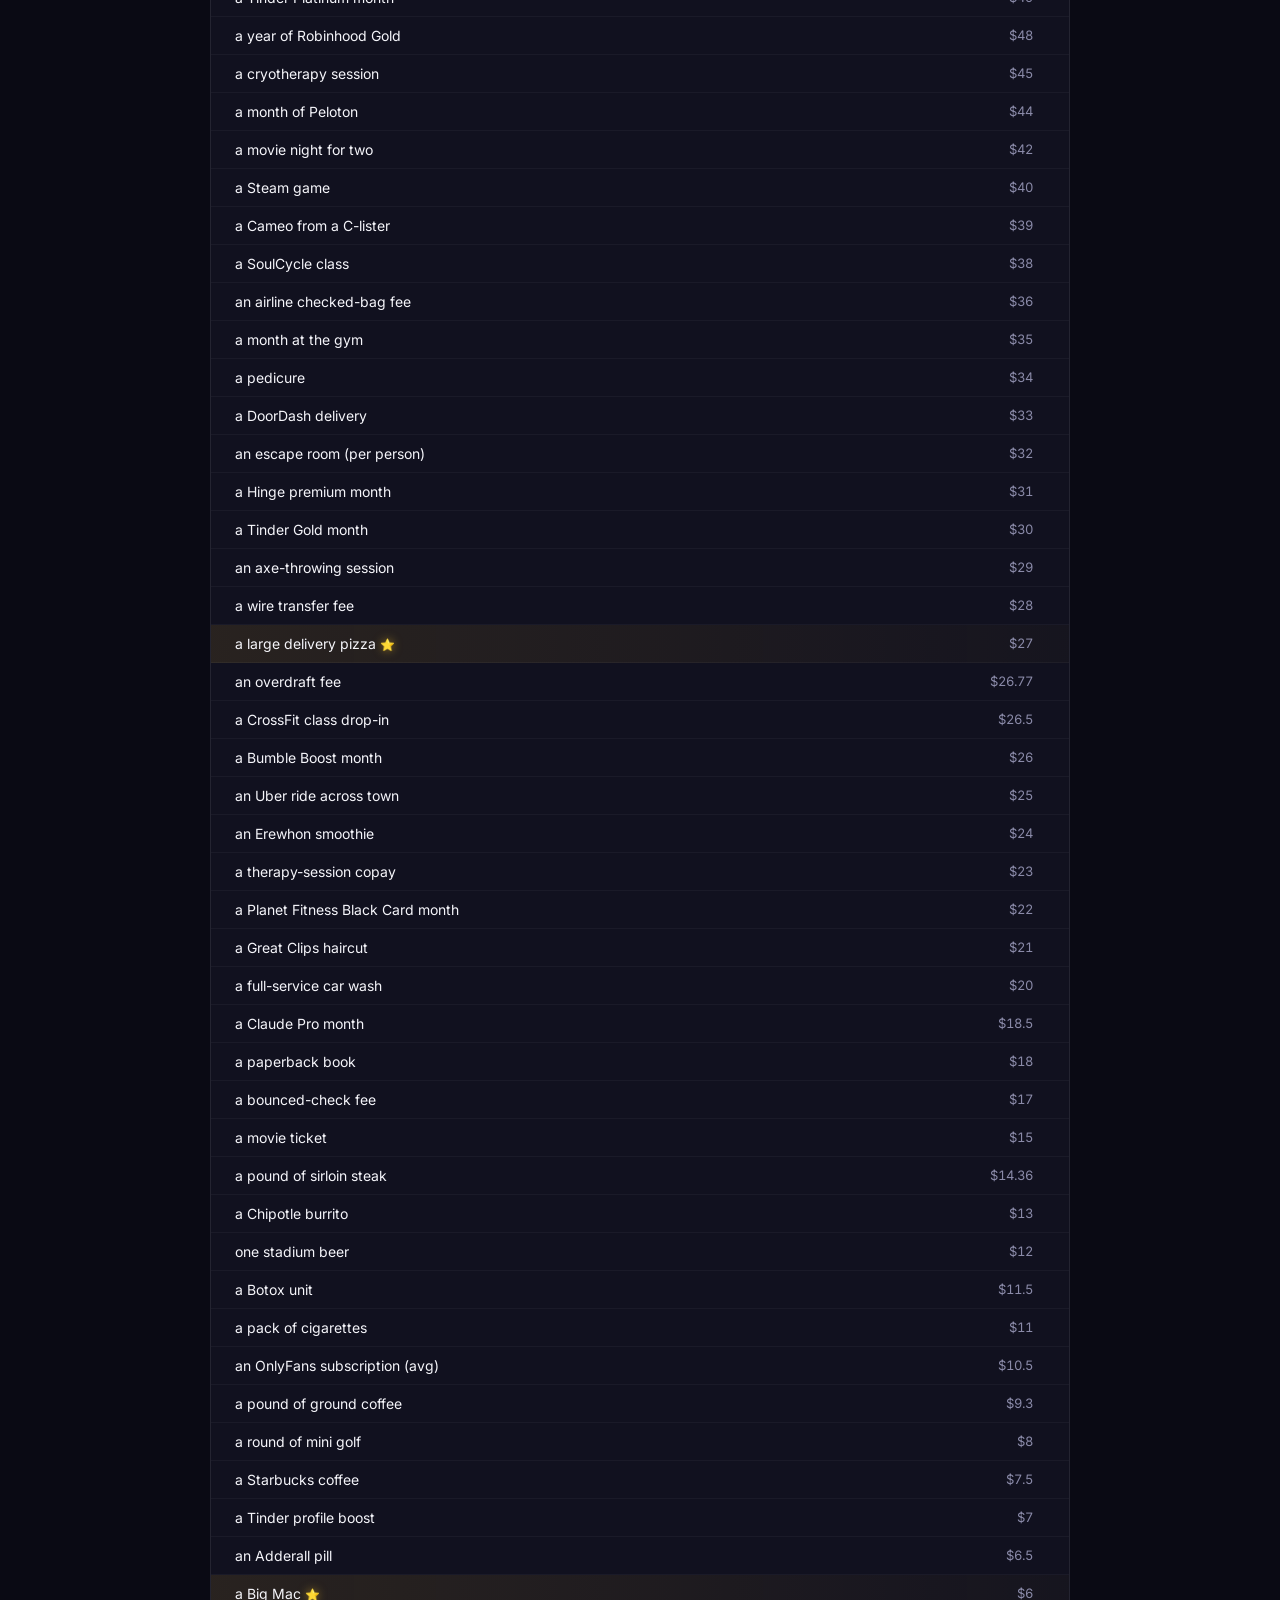
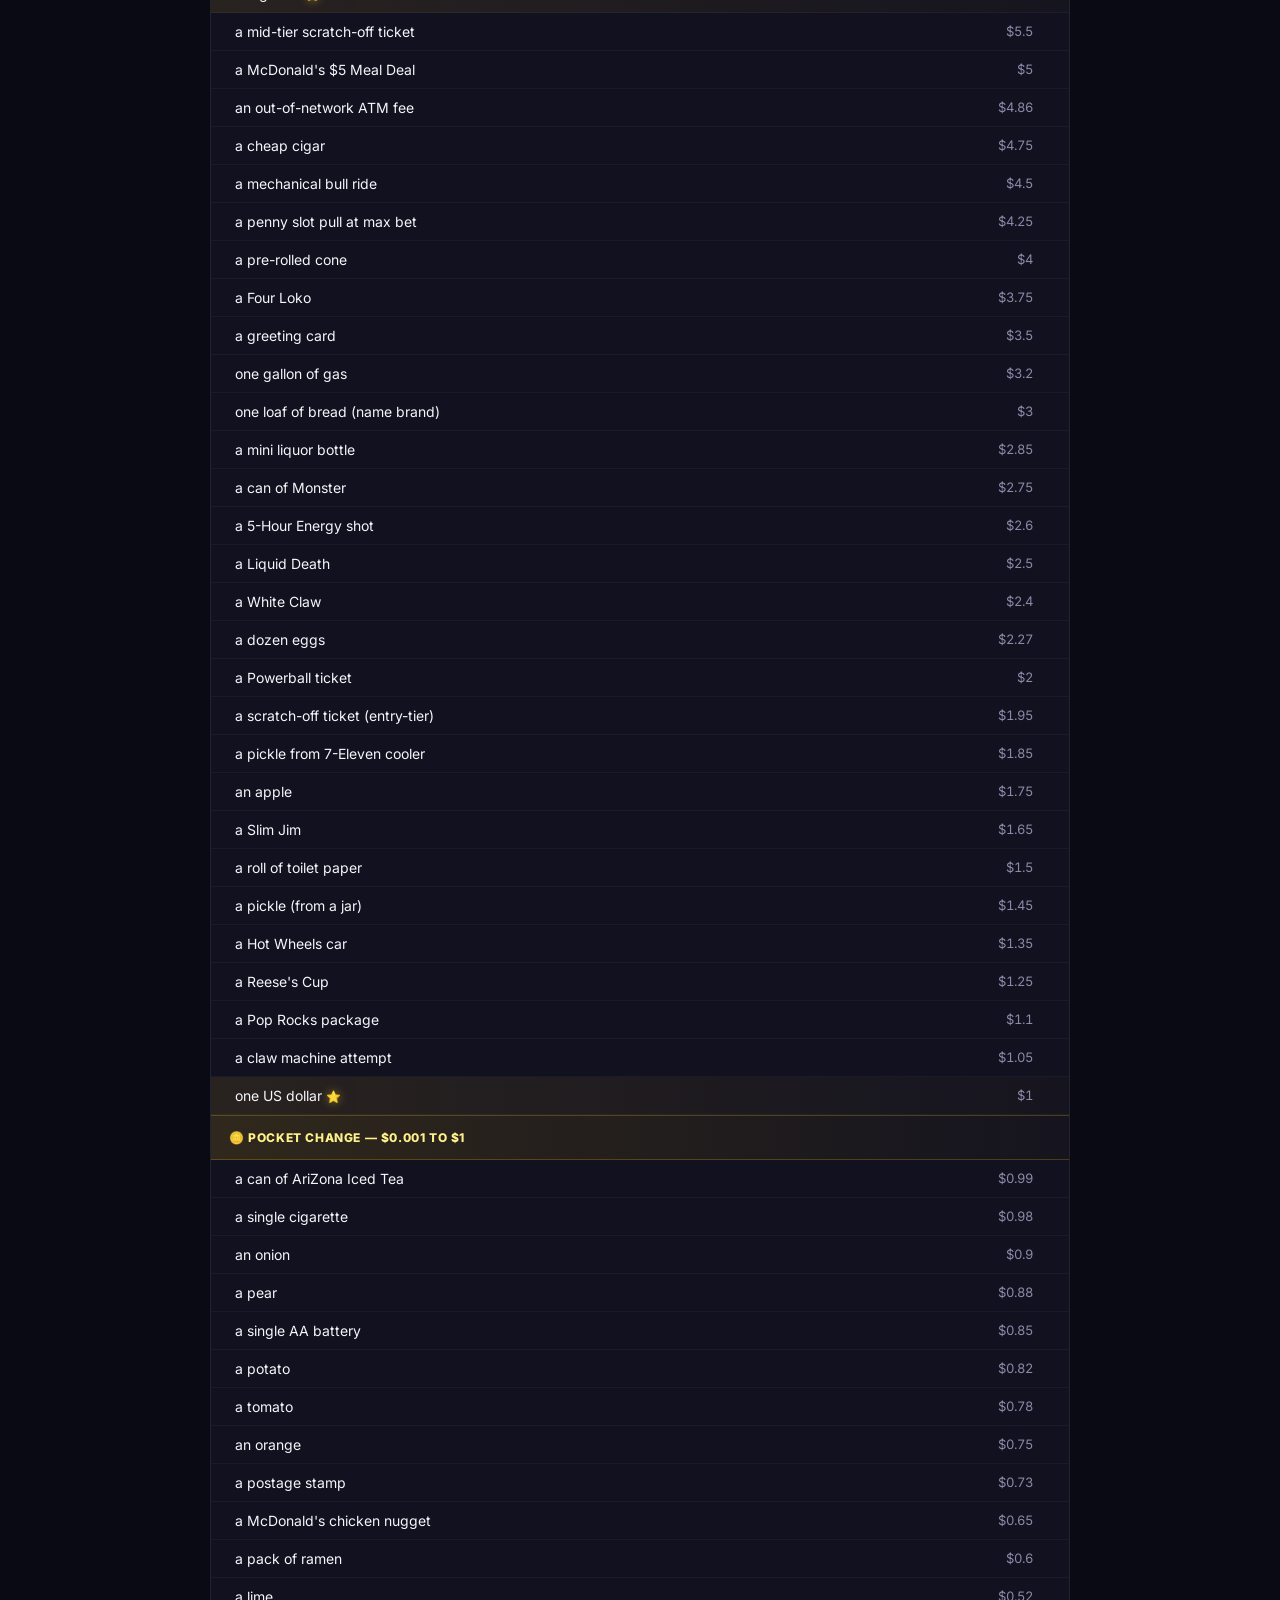
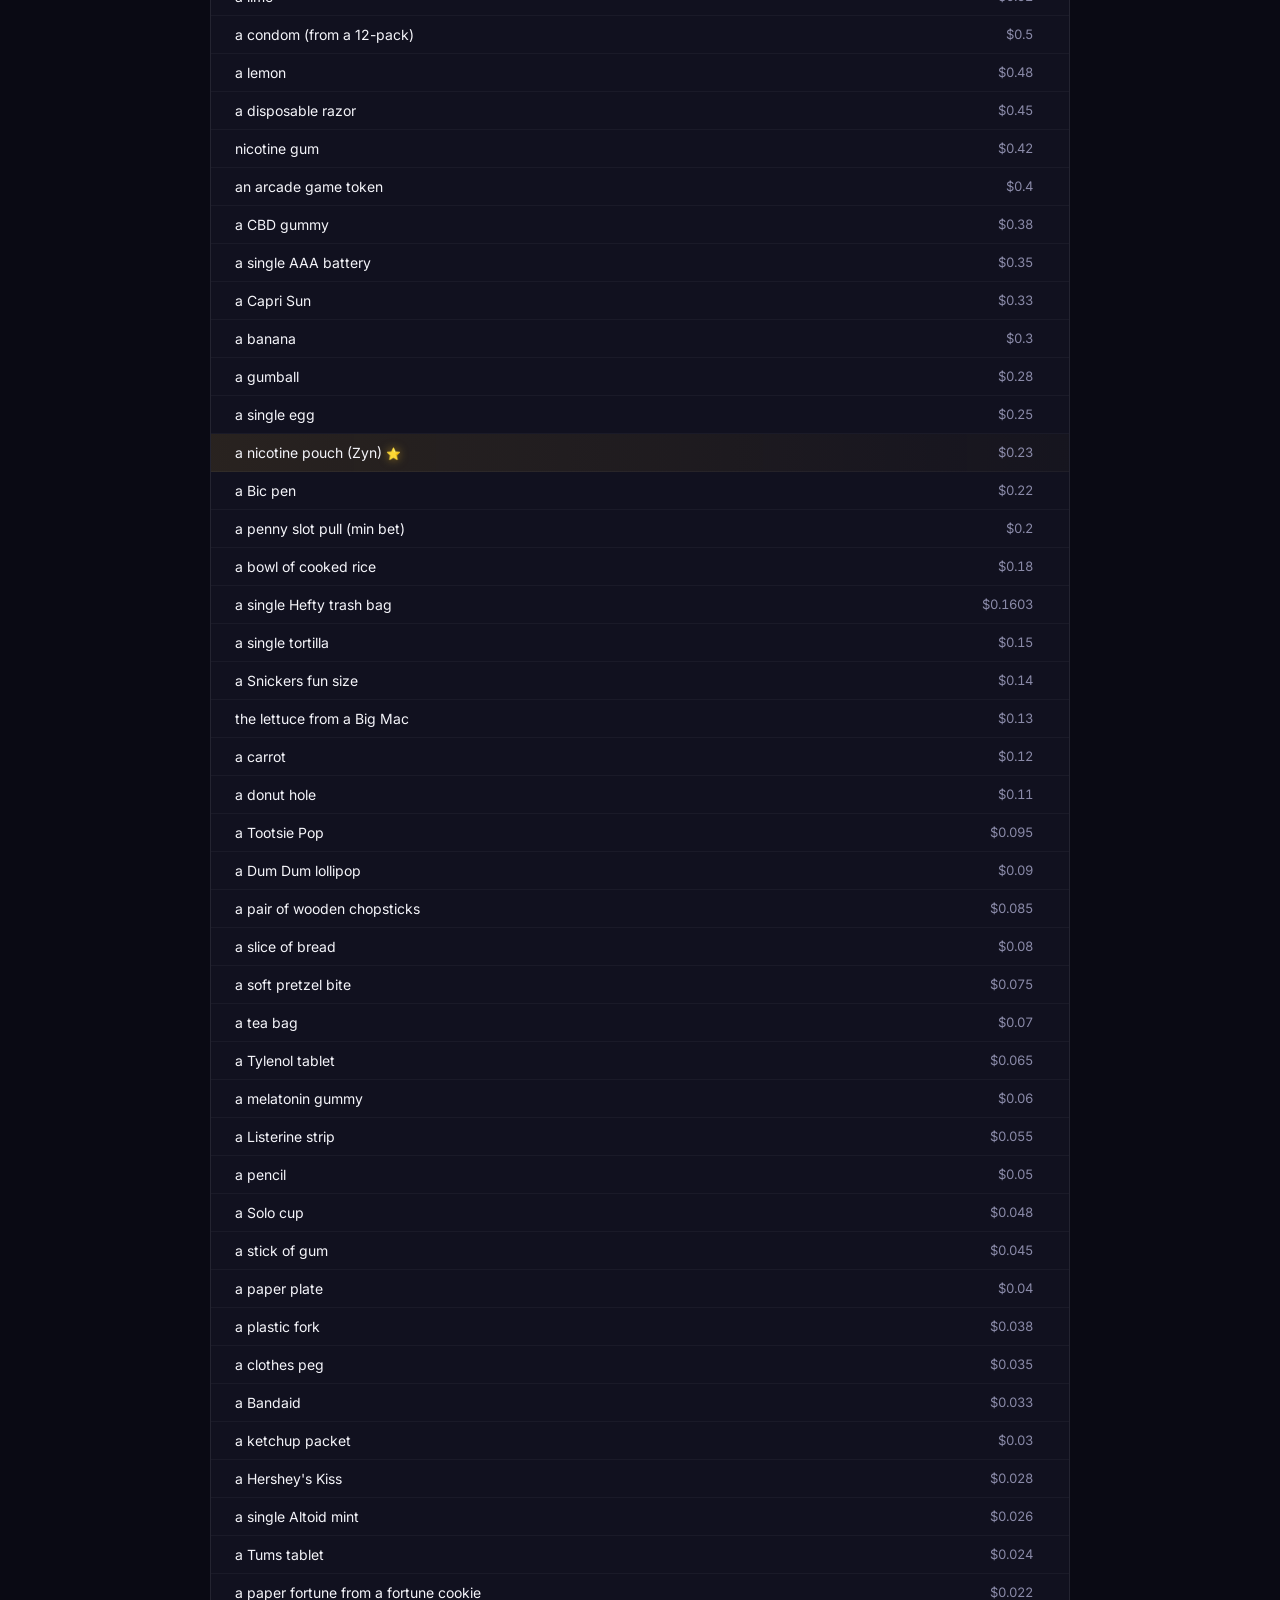
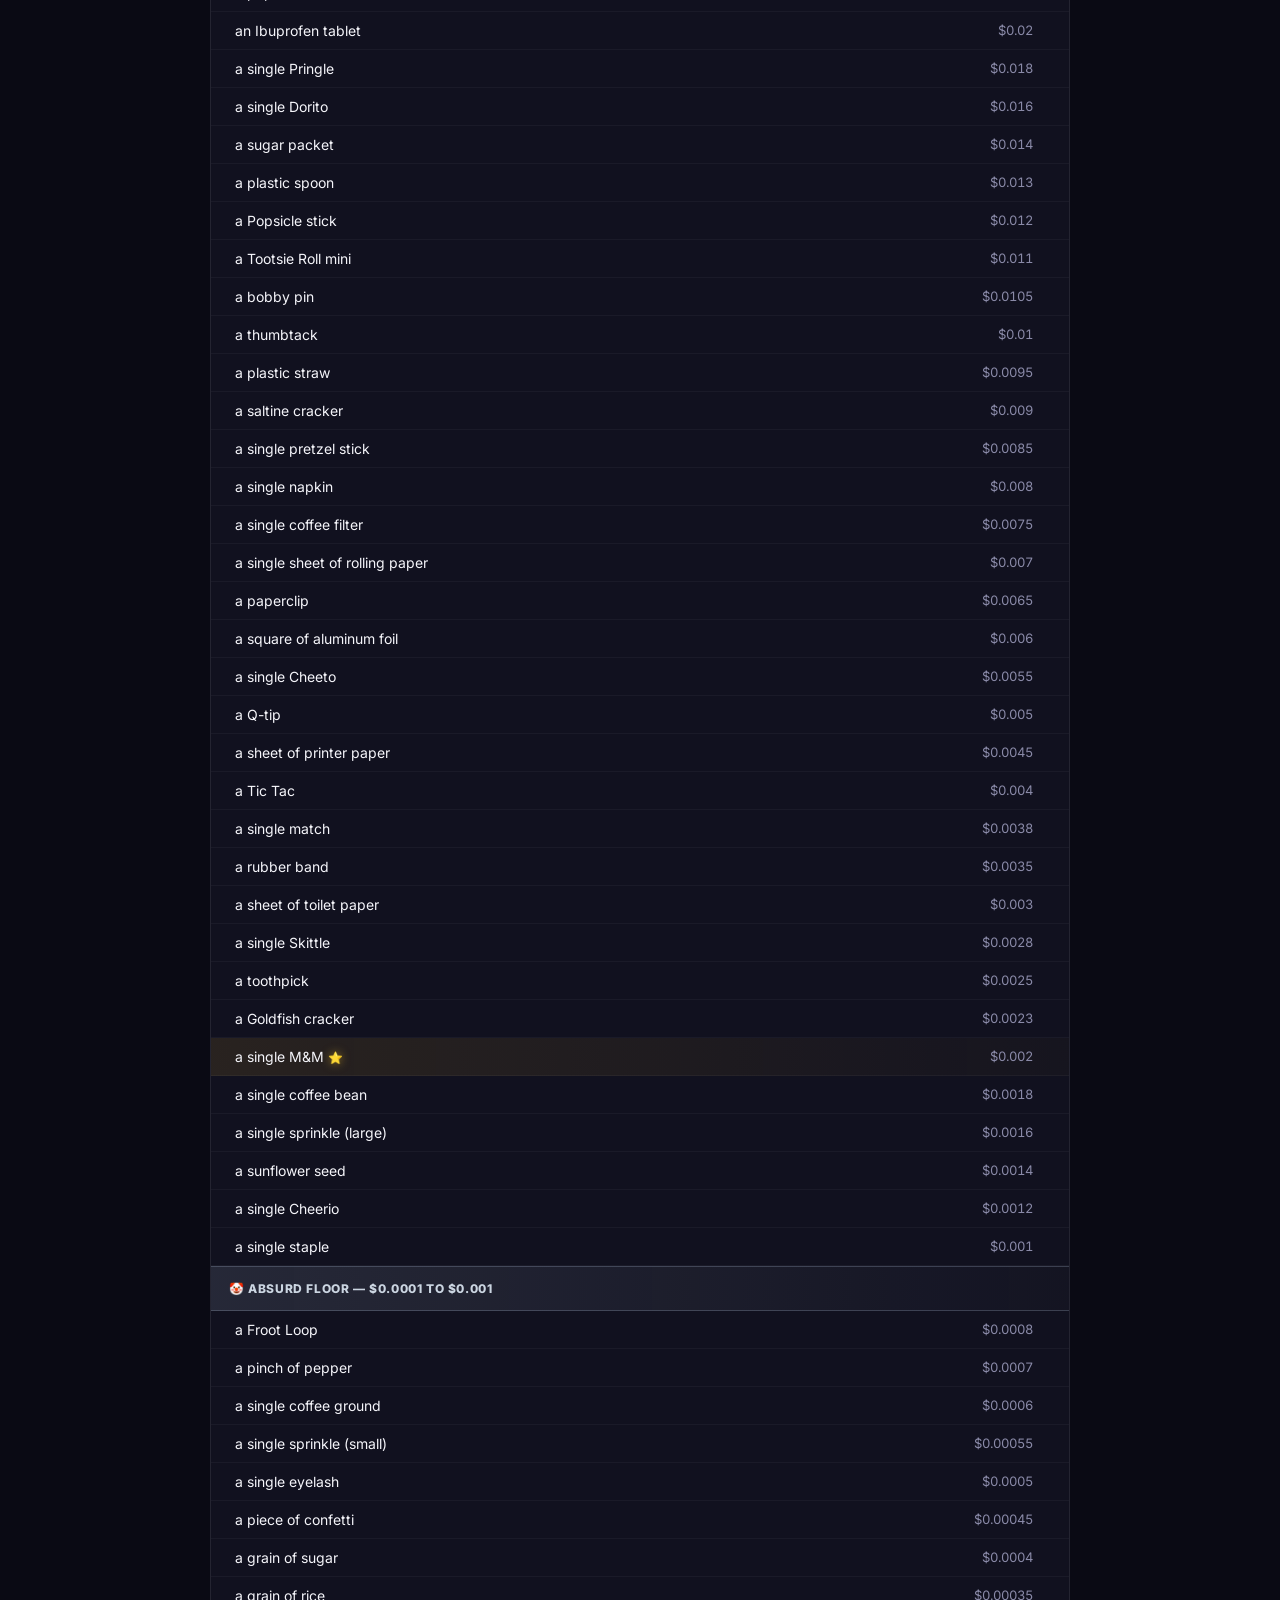
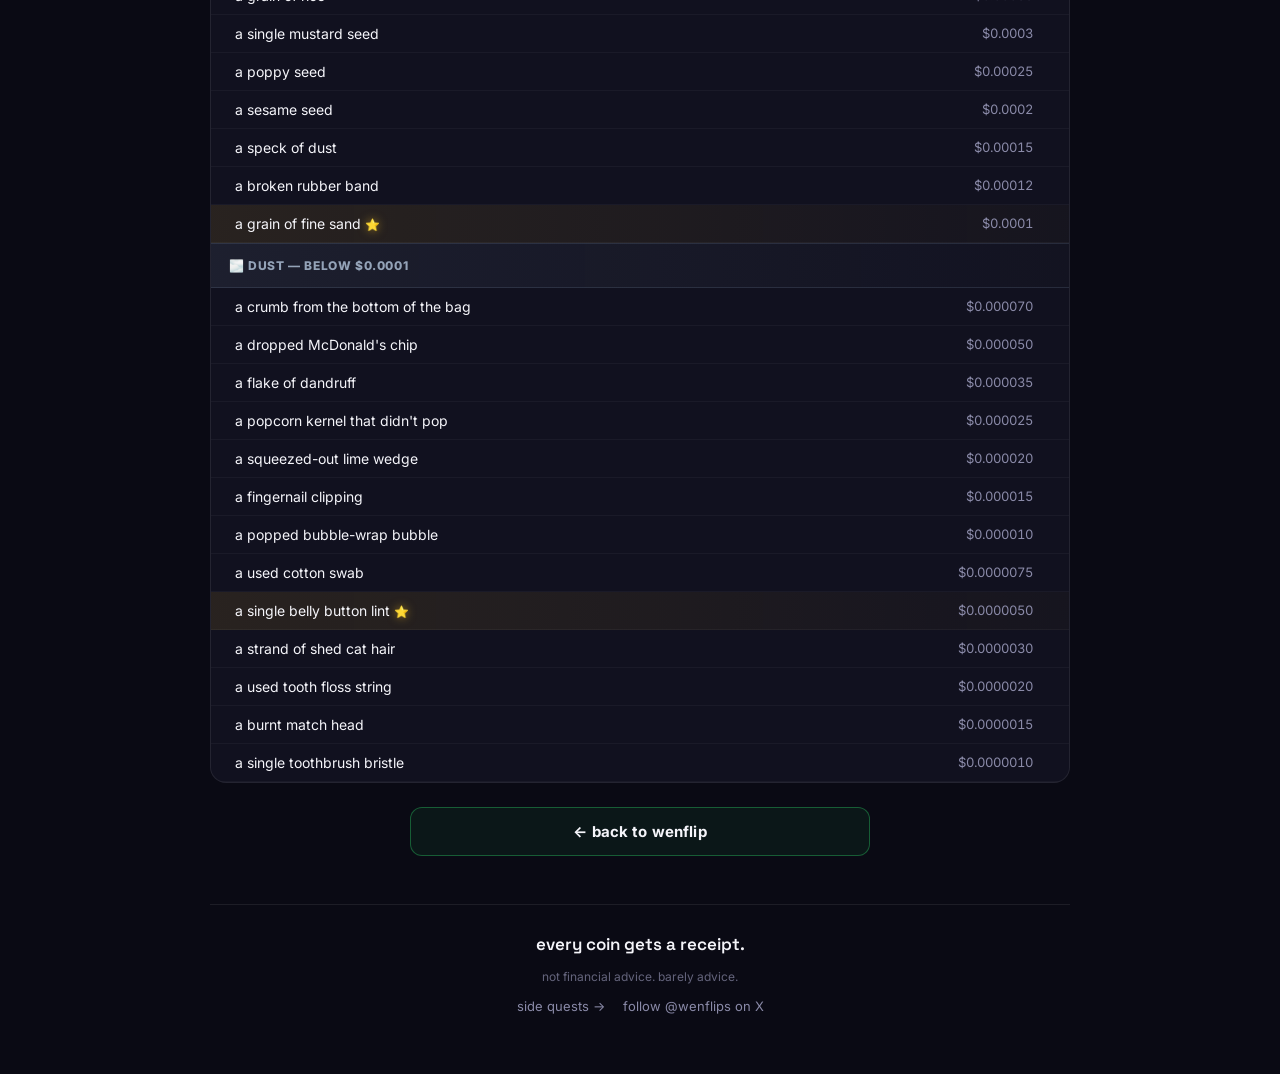
<file: ladder/index.html>
<!DOCTYPE html>
<html lang="en">
<head>
<meta charset="UTF-8" />
<meta name="viewport" content="width=device-width, initial-scale=1.0" />
<title>wenflip — the full ladder</title>
<meta name="description" content="Every coin we track, climbing one shared ladder of real-world prices — from a single staple to a gold toilet." />
<link rel="canonical" href="https://wenflip.com/ladder" />
<meta property="og:type" content="website" />
<meta property="og:url" content="https://wenflip.com/ladder" />
<meta property="og:title" content="wenflip — the full ladder" />
<meta property="og:description" content="Every coin we track, climbing one shared ladder of real-world prices — from a single staple to a gold toilet." />
<meta property="og:site_name" content="wenflip.com" />
<meta property="og:image" content="https://wenflip.com/og-image-v2.jpg" />
<meta property="og:image:width" content="1200" />
<meta property="og:image:height" content="630" />
<meta property="og:image:alt" content="wenflip — the full ladder of real-world prices." />
<meta name="twitter:image" content="https://wenflip.com/og-image-v2.jpg" />
<meta name="twitter:card" content="summary_large_image" />
<meta name="twitter:title" content="wenflip — the full ladder" />
<meta name="twitter:description" content="Every coin we track, climbing one shared ladder of real-world prices." />
<link rel="icon" type="image/png" href="/favicon-96x96.png" sizes="96x96" />
<link rel="icon" type="image/svg+xml" href="/favicon.svg" />
<link rel="shortcut icon" href="/favicon.ico" />
<link rel="apple-touch-icon" sizes="180x180" href="/apple-touch-icon.png" />
<meta name="theme-color" content="#0a0a14">
<meta name="color-scheme" content="dark">
<link rel="preconnect" href="https://fonts.googleapis.com">
<link rel="preconnect" href="https://fonts.gstatic.com" crossorigin>
<link rel="preconnect" href="https://api.dexscreener.com">
<link href="https://fonts.googleapis.com/css2?family=Space+Grotesk:wght@400;600;700&family=Inter:wght@400;600;700;800;900&display=swap" rel="stylesheet">
<link rel="stylesheet" href="/site.css">
<link rel="stylesheet" href="/styles.css">
<style>
  /* Page-local layout + un-nested rung rules.
     The .frung family lives under .modal-body in styles.css, so it does NOT apply
     on a standalone page — these are copied here, un-nested, so the rungs render. */
  .ladder-page { padding: 0 20px 20px; }
  .ladder-wrap { max-width: 860px; margin: 22px auto 0; }
  .ladder-list {
    margin-top: 12px; border: 1px solid var(--line); border-radius: 16px;
    overflow: hidden; background: var(--bg-2);
  }
  .ladder-list .tier-band { margin: 0; border-radius: 0; border-left: none; border-right: none; }

  .frung {
    display: grid; grid-template-columns: 1fr 130px auto;
    align-items: center; gap: 12px; padding: 10px 24px;
    border-bottom: 1px solid rgba(255,255,255,0.04);
    font-size: 14px; transition: background .3s ease;
  }
  .frung:hover { background: rgba(255,255,255,0.03); }
  .frung.has { background: linear-gradient(90deg, rgba(46,224,106,0.10), rgba(46,224,106,0.03)); }
  .frung.featured { background: linear-gradient(90deg, rgba(251,191,36,0.10), rgba(251,191,36,0.02)); }
  .frung.featured.has { background: linear-gradient(90deg, rgba(46,224,106,0.12), rgba(46,224,106,0.04)); border-left: 3px solid rgba(251,191,36,0.6); }
  .frung .fp { color: var(--muted); font-variant-numeric: tabular-nums; text-align: right; font-size: 13px; }
  .ftokens { display: flex; gap: 4px; justify-content: flex-end; }

  .ladder-cta-row { display: flex; justify-content: center; margin-top: 24px; }

  @media (max-width: 600px) {
    .frung { grid-template-columns: 1fr 88px auto; gap: 8px; padding: 10px 14px; font-size: 13px; }
    .frung .fp { font-size: 12px; }
  }
</style>
</head>
<body>

<div class="container ladder-page">

  <header class="site-head">
    <div class="brand"><a class="wf" href="/">wenflip</a><span class="slash">/</span><h1 class="sec">full ladder</h1></div>
    <p class="tag">Every coin we track, climbing one shared ladder of real-world prices — from a single staple to a gold toilet. Live coins sit on the rung they've cleared.</p>
  </header>

<main>
  <div class="ladder-wrap">
    <div class="chain-filter" id="chainFilter" role="tablist" aria-label="Filter by chain">
      <button type="button" class="chain-filter-btn active" data-chain="all" role="tab" aria-selected="true">All</button>
      <button type="button" class="chain-filter-btn" data-chain="pulsechain" role="tab" aria-selected="false">PulseChain</button>
      <button type="button" class="chain-filter-btn" data-chain="major" role="tab" aria-selected="false">Majors</button>
    </div>

    <div class="ladder-list" id="ladderList">
      <div class="clusters-loading"><span class="skel-dot"></span><span>Loading the ladder…</span></div>
    </div>

    <div class="ladder-cta-row">
      <a class="full-ladder-btn full-ladder-btn-standings" href="/">← back to wenflip</a>
    </div>
  </div>
</main>

  <footer>
    <div class="ftag">every coin gets a receipt.</div>
    <div class="disc">not financial advice. barely advice.</div>
    <div class="flinks">
      <a href="/side-quests">side quests →</a>
      <a href="https://x.com/wenflips" target="_blank" rel="noopener">follow @wenflips on X</a>
    </div>
  </footer>

</div>

<!-- Shared root data files. Leading slash so they resolve from / (not /ladder/).
     Plain (no defer) and BEFORE the inline script, so TOKENS/LADDER/TIER_META exist when it runs. -->
<script src="/coins.js"></script>
<script src="/ladder.js"></script>
<script>
(function(){
  // ===== helpers copied verbatim from app.js (this page can't load app.js) =====
  const SUB_DIGITS = ['₀','₁','₂','₃','₄','₅','₆','₇','₈','₉'];
  function fmtCoinPrice(p) {
    if (p == null) return '—';
    if (p <= 0)    return '$0';
    if (p >= 1000) { return '$' + Math.floor(p).toLocaleString('en-US'); }
    if (p >= 1) {
      const trunc = Math.floor(+(p * 100).toPrecision(12)) / 100;
      let s = trunc.toFixed(2);
      s = s.replace(/\.?0+$/, '');
      const [int, dec] = s.split('.');
      const intFmt = parseInt(int,10).toLocaleString('en-US');
      return '$' + (dec ? intFmt + '.' + dec : intFmt);
    }
    if (p >= 0.0001) {
      const mag = Math.floor(Math.log10(p));
      const factor = Math.pow(10, 3 - mag);
      const truncated = Math.floor(+(p * factor).toPrecision(12)) / factor;
      const decPlaces = -mag + 3;
      let s = truncated.toFixed(decPlaces);
      s = s.replace(/0+$/, '').replace(/\.$/, '');
      return '$' + s;
    }
    const mag2 = Math.floor(Math.log10(p));
    const leadingZeros = -mag2 - 1;
    const factor2 = Math.pow(10, 3 - mag2);
    const truncSig = Math.floor(+(p * factor2).toPrecision(12)) / factor2;
    const decPlaces2 = leadingZeros + 4;
    let raw = truncSig.toFixed(decPlaces2);
    const afterDot = raw.split('.')[1] || '';
    let zCount = 0;
    for (let i = 0; i < afterDot.length; i++) {
      if (afterDot[i] === '0') zCount++; else break;
    }
    const sigPart = afterDot.slice(zCount).replace(/0+$/, '');
    const subDigit = SUB_DIGITS[zCount] || String(zCount);
    return '$0.0' + subDigit + sigPart;
  }
  function fmtPriceText(p) { return fmtCoinPrice(p); }

  function fmtItemPrice(p) {
    if (p == null) return '—';
    if (p >= 1000) return '$' + p.toLocaleString('en-US', {maximumFractionDigits: 0});
    if (p >= 1)    return '$' + p.toFixed(2).replace(/\.?0+$/, '');
    if (p >= 0.0001) {
      const mag = Math.floor(Math.log10(p));
      const dec = Math.max(0, -mag + 3);
      return '$' + p.toFixed(dec).replace(/0+$/, '').replace(/\.$/, '');
    }
    return '$' + p.toPrecision(2);
  }

  function findRungIndex(price) {
    if (price == null) return -1;
    for (let i = 0; i < LADDER.length; i++) {
      if (LADDER[i].price <= price) return i;
    }
    return LADDER.length - 1;
  }

  function starHtml(featured) {
    if (!featured) return '';
    return '<span class="star" title="Featured flip — these are the bangers">⭐</span>';
  }

  // ===== live state + price fetch (copied verbatim from app.js) =====
  const state = TOKENS.map(t => ({ ...t, price: null, chg: 0, status: 'pending', error: null, lastGood: null }));

  const FETCH_TIMEOUT_MS = 5000;
  const BASE_REFRESH_MS  = 60000;
  const MAX_REFRESH_MS   = 240000;
  let _refreshTimer   = null;
  let _refreshDelayMs = BASE_REFRESH_MS;
  let lastFetch = null;

  function tokensByChain() {
    const groups = {};
    for (const t of TOKENS) {
      const chain = (t.dexChain || '').trim();
      const addr  = (t.pairAddress || '').trim();
      if (!chain || !addr) {
        const i = state.findIndex(s => s.sym === t.sym);
        if (i >= 0) { state[i].status = 'err'; state[i].error = 'no pair address'; }
        continue;
      }
      (groups[chain] = groups[chain] || []).push(t);
    }
    return groups;
  }

  function _applyPair(t, pair) {
    const i = state.findIndex(s => s.sym === t.sym);
    if (i < 0) return false;
    if (!pair || pair.priceUsd == null) {
      state[i].status = 'err';
      state[i].error  = 'no pair data';
      return false;
    }
    state[i].price    = parseFloat(pair.priceUsd);
    state[i].chg      = pair.priceChange?.h24 ?? 0;
    state[i].status   = 'ok';
    state[i].error    = null;
    state[i].lastGood = Date.now();
    return true;
  }

  function _markChainStale(tokens, reason) {
    for (const t of tokens) {
      const i = state.findIndex(s => s.sym === t.sym);
      if (i >= 0) { state[i].status = 'err'; state[i].error = String(reason).slice(0, 60); }
    }
  }

  async function fetchChainBatch(chain, tokens) {
    const addrs = tokens.map(t => t.pairAddress.trim()).join(',');
    const url   = `https://api.dexscreener.com/latest/dex/pairs/${chain}/${addrs}`;
    const ctrl  = new AbortController();
    const timer = setTimeout(() => ctrl.abort(), FETCH_TIMEOUT_MS);
    let json;
    try {
      const res = await fetch(url, { signal: ctrl.signal });
      if (!res.ok) throw new Error('HTTP ' + res.status);
      json = await res.json();
    } finally {
      clearTimeout(timer);
    }
    const pairs  = Array.isArray(json.pairs) ? json.pairs : (json.pair ? [json.pair] : []);
    const byAddr = {};
    for (const p of pairs) { if (p && p.pairAddress) byAddr[p.pairAddress.toLowerCase()] = p; }
    let ok = 0;
    for (const t of tokens) {
      if (_applyPair(t, byAddr[t.pairAddress.trim().toLowerCase()])) ok++;
    }
    return ok;
  }

  async function refreshAll() {
    const groups = tokensByChain();
    const chains = Object.keys(groups);
    const jobs = chains.map(chain =>
      fetchChainBatch(chain, groups[chain])
        .then(ok => { renderLadderPage(); return ok; })
        .catch(err => { _markChainStale(groups[chain], err); renderLadderPage(); throw err; })
    );
    const results = await Promise.allSettled(jobs);
    const anyOk = state.some(s => s.status === 'ok');
    if (anyOk) lastFetch = Date.now();
    const totalOutage = results.length > 0 && results.every(r => r.status === 'rejected');
    _refreshDelayMs = totalOutage ? Math.min(MAX_REFRESH_MS, _refreshDelayMs * 2) : BASE_REFRESH_MS;
    clearTimeout(_refreshTimer);
    _refreshTimer = setTimeout(refreshAll, _refreshDelayMs);
    renderLadderPage();
  }

  // ===== ladder render (adapted from renderFullLadder: writes to #ladderList,
  //       drops the #modalTop sentinel, and adds chain filtering) =====
  let chainFilter = 'all';

  function renderLadderPage() {
    const listEl = document.getElementById('ladderList');
    const byRung = {};
    state.forEach(t => {
      if (t.price == null) return;
      if (chainFilter !== 'all' && t.chain !== chainFilter) return;
      const idx = findRungIndex(t.price);
      (byRung[idx] = byRung[idx] || []).push(t);
    });
    const html = [];
    let lastTier = null;
    LADDER.forEach((rung, i) => {
      if (rung.tier !== lastTier) {
        const meta = TIER_META[rung.tier];
        if (meta) html.push(`<div class="tier-band ${meta.cls}">${meta.text}</div>`);
        lastTier = rung.tier;
      }
      const placed = byRung[i] || [];
      const tokens = placed.map(t => `<span class="ftok" title="${t.sym} · ${fmtPriceText(t.price)}"><img src="${t.logo}" alt="${t.sym}" class="logo-img" loading="lazy"/></span>`).join('');
      html.push(`
        <div class="frung ${placed.length ? 'has' : ''} ${rung.featured ? 'featured' : ''}" data-rung-index="${i}">
          <div>${rung.name}${starHtml(rung.featured)}</div>
          <div class="fp">${fmtItemPrice(rung.price)}</div>
          <div class="ftokens">${tokens}</div>
        </div>`);
    });
    listEl.innerHTML = html.join('');
  }

  // ===== chain filter wiring (mirrors the homepage handler) =====
  document.querySelectorAll('#chainFilter .chain-filter-btn').forEach(btn => {
    btn.addEventListener('click', () => {
      const next = btn.getAttribute('data-chain');
      if (next === chainFilter) return;
      chainFilter = next;
      document.querySelectorAll('#chainFilter .chain-filter-btn').forEach(b => {
        const active = b.getAttribute('data-chain') === chainFilter;
        b.classList.toggle('active', active);
        b.setAttribute('aria-selected', active ? 'true' : 'false');
      });
      renderLadderPage();
    });
  });

  // ===== kickoff =====
  renderLadderPage();   // paints rungs immediately; coins fill in as prices land
  refreshAll();
})();
</script>
</body>
</html>
</file>
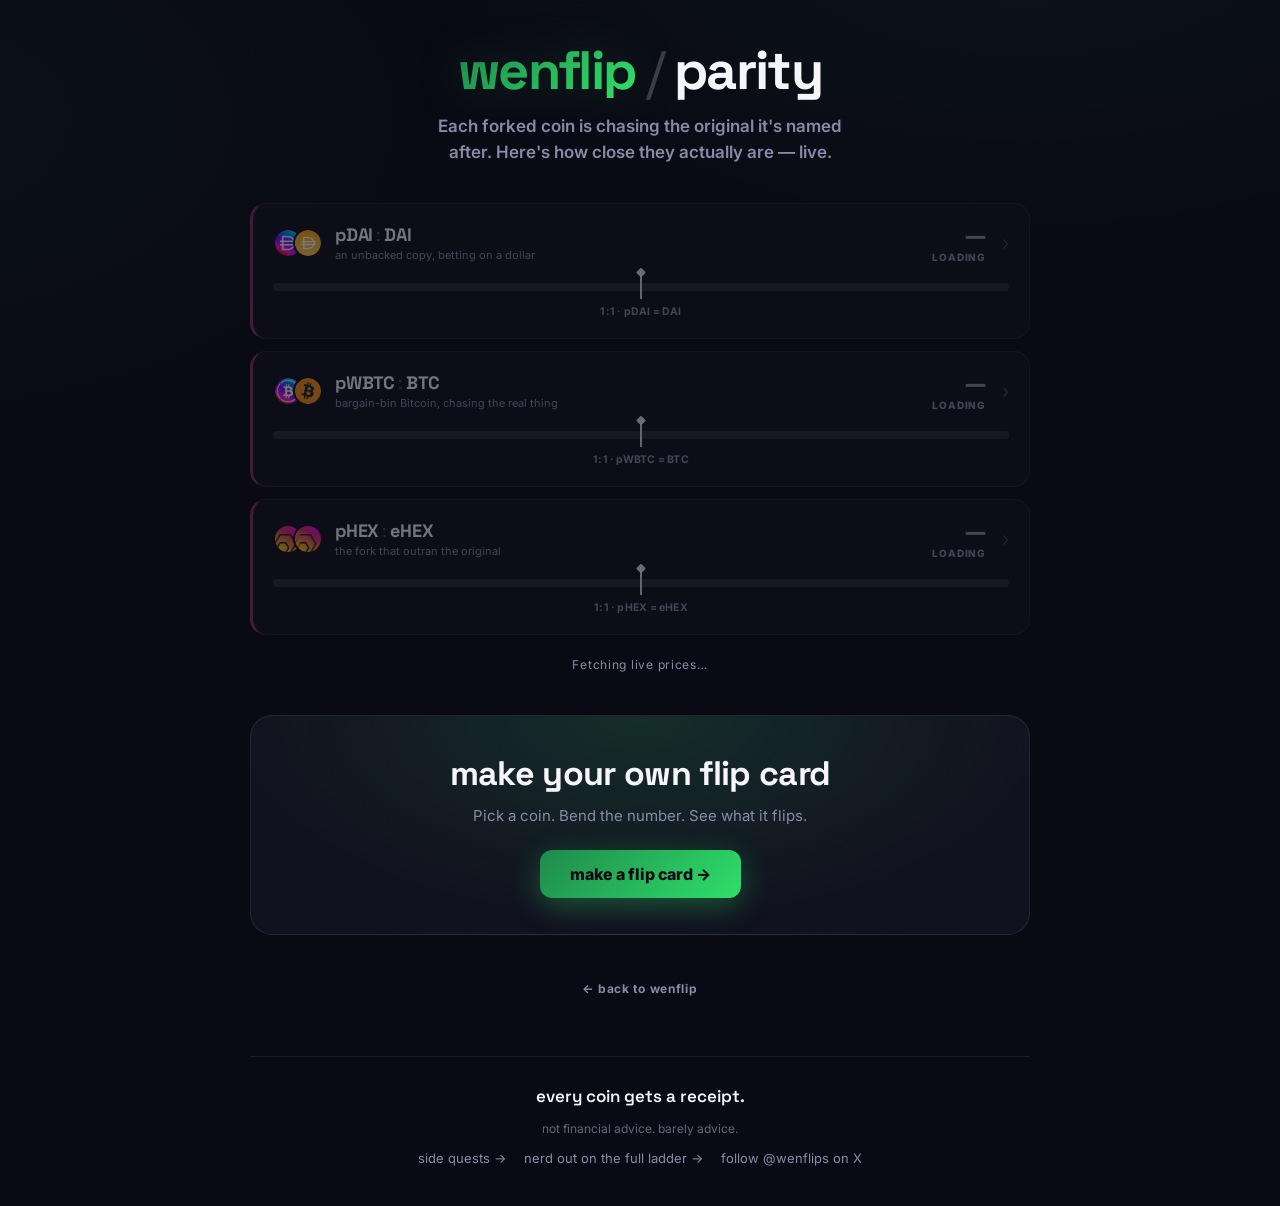
<file: parity/index.html>
<!DOCTYPE html>
<html lang="en">
<head>
<meta charset="UTF-8" />
<meta name="viewport" content="width=device-width, initial-scale=1.0" />
<title>wenflip / parity — wen 1:1?</title>
<meta name="description" content="The copies, the forks, and the dollar they're all chasing. Wen 1:1?" />
<link rel="canonical" href="https://wenflip.com/parity" />
<meta property="og:type" content="website" />
<meta property="og:url" content="https://wenflip.com/parity" />
<meta property="og:title" content="wenflip / parity — wen 1:1?" />
<meta property="og:description" content="The copies, the forks, and the dollar they're all chasing. Wen 1:1?" />
<meta property="og:site_name" content="wenflip.com" />
<meta property="og:image" content="https://wenflip.com/parity/parity-og.jpg" />
<meta property="og:image:width" content="1600" />
<meta property="og:image:height" content="900" />
<meta property="og:image:alt" content="wenflip / parity — wen 1:1?" />
<meta name="twitter:image" content="https://wenflip.com/parity/parity-og.jpg" />
<meta name="twitter:card" content="summary_large_image" />
<meta name="twitter:title" content="wenflip / parity — wen 1:1?" />
<meta name="twitter:description" content="The copies, the forks, and the dollar they're all chasing. Wen 1:1?" />
<link rel="icon" type="image/png" href="/favicon-96x96.png" sizes="96x96" />
<link rel="icon" type="image/svg+xml" href="/favicon.svg" />
<link rel="shortcut icon" href="/favicon.ico" />
<link rel="apple-touch-icon" sizes="180x180" href="/apple-touch-icon.png" />
<meta name="theme-color" content="#0a0a14">
<meta name="color-scheme" content="dark">
<link rel="preconnect" href="https://fonts.googleapis.com">
<link rel="preconnect" href="https://fonts.gstatic.com" crossorigin>
<link rel="preconnect" href="https://api.dexscreener.com">
<link rel="dns-prefetch" href="https://api.dexscreener.com">
<link href="https://fonts.googleapis.com/css2?family=Space+Grotesk:wght@400;600;700&family=Inter:wght@400;600;700;800;900&display=swap" rel="stylesheet">

<link rel="stylesheet" href="/site.css">
<style>
  .container{max-width:820px;margin:0 auto;padding:0 20px;}

  /* ===== PARITY BOARD ===== */
  .board{margin:30px auto 0;display:flex;flex-direction:column;gap:12px;}
  .p-box{
    position:relative;border-radius:16px;overflow:hidden;
    background:var(--bg-2);border:1px solid var(--line);
    border-left:3px solid rgba(236,72,153,0.55);
    padding:18px 20px 18px;cursor:pointer;text-align:left;width:100%;
    font-family:'Inter',sans-serif;
    transition:transform .12s ease,border-color .15s ease,box-shadow .2s ease,background .15s ease;
  }
  .p-box:hover{
    transform:translateY(-2px);
    border-color:rgba(46,224,106,0.40);
    background:rgba(46,224,106,0.03);
    box-shadow:0 8px 30px rgba(46,224,106,0.12);
  }
  .p-box.flipped{border-left-color:rgba(46,224,106,0.75);}

  .p-top{display:flex;align-items:center;gap:12px;}
  .p-logos{display:flex;align-items:center;flex-shrink:0;}
  .p-logos img{
    width:30px;height:30px;border-radius:50%;object-fit:cover;
    background:rgba(255,255,255,0.06);border:2px solid var(--bg-2);
  }
  .p-logos img:last-child{margin-left:-10px;}
  .p-id{min-width:0;}
  .p-pair{
    font-family:'Space Grotesk',sans-serif;font-size:18px;font-weight:700;
    letter-spacing:-0.01em;white-space:nowrap;
  }
  .p-pair .vs{color:rgba(255,255,255,0.28);font-weight:400;margin:0 3px;}
  .p-myth{font-size:11px;color:var(--muted);margin-top:2px;line-height:1.35;}
  .p-spacer{flex:1;min-width:8px;}
  .p-mult{
    text-align:right;flex-shrink:0;
    font-family:'Space Grotesk',sans-serif;
  }
  .p-mult-num{font-size:26px;font-weight:700;line-height:1;letter-spacing:-0.02em;color:var(--text);}
  .p-mult.flip .p-mult-num{color:var(--accent);}
  .p-mult-lbl{font-size:10px;color:var(--muted);font-weight:800;letter-spacing:0.08em;text-transform:uppercase;margin-top:3px;font-family:'Inter',sans-serif;}
  .p-mult.flip .p-mult-lbl{color:var(--accent);}
  .p-chev{color:rgba(255,255,255,0.20);font-size:20px;flex-shrink:0;align-self:center;margin-left:4px;}

  /* ---- the bar: a marker vs the 1:1 post ---- */
  .p-bar{margin:20px 0 2px;}
  .p-track{position:relative;height:8px;border-radius:999px;background:rgba(255,255,255,0.10);}
  .p-zone-right{position:absolute;top:0;bottom:0;left:50%;right:0;border-radius:0 999px 999px 0;background:rgba(46,224,106,0.05);}
  .p-overshoot{position:absolute;top:0;bottom:0;left:50%;background:var(--grad);border-radius:999px;box-shadow:0 0 10px rgba(46,224,106,0.35);}
  .p-post{position:absolute;top:-8px;bottom:-8px;left:50%;width:2px;transform:translateX(-50%);background:rgba(245,245,250,0.85);z-index:1;}
  .p-post::before{content:"";position:absolute;top:-6px;left:50%;width:7px;height:7px;transform:translateX(-50%) rotate(45deg);background:rgba(245,245,250,0.9);border-radius:1px;}
  .p-marker{position:absolute;top:50%;width:10px;height:22px;border-radius:5px;transform:translate(-50%,-50%);background:var(--pulse-magenta);box-shadow:0 0 12px rgba(236,72,153,0.6);z-index:3;transition:left 700ms ease-out;}
  .p-box.flipped .p-marker{background:var(--accent);box-shadow:0 0 12px rgba(46,224,106,0.6);}
  .p-post-label{text-align:center;margin-top:14px;font-size:10.5px;font-weight:700;letter-spacing:0.02em;color:var(--muted);}

  .p-loading{opacity:0.45;pointer-events:none;}
  .p-loading .p-mult-num{color:var(--muted);}

  .updated{margin:22px 0 6px;text-align:center;color:var(--muted);font-size:12px;letter-spacing:0.06em;min-height:18px;}
  .updated b{color:var(--text);font-weight:700;}

  /* ===== MODAL ===== */
  .modal-backdrop{
    position:fixed;inset:0;z-index:100;background:rgba(10,10,20,0.80);backdrop-filter:blur(6px);
    display:none;align-items:center;justify-content:center;padding:20px;
  }
  .modal-backdrop.open{display:flex;animation:fadeIn .2s ease;}
  @keyframes fadeIn{from{opacity:0}to{opacity:1}}
  .modal{
    width:min(440px,100%);max-height:92vh;display:flex;flex-direction:column;
    background:var(--bg-2);border:1px solid rgba(46,224,106,0.25);border-radius:20px;overflow:hidden;
    box-shadow:0 20px 80px rgba(46,224,106,0.18),0 0 0 1px rgba(46,224,106,0.12) inset;position:relative;
  }
  .modal-head{display:flex;align-items:center;justify-content:flex-end;padding:12px 12px 0;}
  .modal-close{
    width:34px;height:34px;border-radius:50%;border:1px solid var(--line);
    background:rgba(255,255,255,0.04);color:var(--text);cursor:pointer;font-size:17px;line-height:1;
  }
  .modal-close:hover{background:rgba(46,224,106,0.14);border-color:rgba(46,224,106,0.45);}
  .modal-body{overflow-y:auto;padding:4px 20px 24px;}

  /* ===== PARITY CARD (exportable square) ===== */
  .flip-card{
    width:min(360px,100%);aspect-ratio:1/1;margin:0 auto;
    border-radius:18px;background:var(--bg-3);border:1px solid var(--line);
    position:relative;overflow:hidden;display:flex;flex-direction:column;
    padding:22px 22px 44px;
  }
  .pc-title{
    font-family:'Space Grotesk',sans-serif;font-size:11px;font-weight:800;
    letter-spacing:0.24em;text-transform:uppercase;text-align:center;color:var(--accent);margin-bottom:14px;
  }
  .pc-arena{display:flex;align-items:flex-start;justify-content:space-between;gap:8px;}
  .pc-side{flex:1;min-width:0;display:flex;flex-direction:column;}
  .pc-side.right{align-items:flex-end;text-align:right;}
  .pc-logo{width:34px;height:34px;border-radius:50%;object-fit:cover;flex-shrink:0;margin-bottom:6px;background:rgba(255,255,255,0.06);}
  .pc-sym{font-family:'Space Grotesk',sans-serif;font-size:17px;font-weight:700;letter-spacing:-0.01em;line-height:1.1;white-space:nowrap;}
  .pc-chain{font-size:9px;font-weight:800;letter-spacing:0.1em;text-transform:uppercase;color:var(--muted);margin-top:2px;}
  .pc-price{font-size:13px;color:var(--muted);font-variant-numeric:tabular-nums;margin-top:6px;white-space:nowrap;}
  .pc-vs{flex-shrink:0;align-self:center;font-family:'Space Grotesk',sans-serif;font-size:13px;font-weight:800;color:rgba(245,245,250,0.28);letter-spacing:0.06em;padding-top:8px;}

  .pc-mid{margin-top:auto;margin-bottom:auto;text-align:center;padding:14px 0 6px;}
  .pc-bignum{font-family:'Space Grotesk',sans-serif;font-size:56px;font-weight:700;line-height:1;letter-spacing:-0.02em;color:var(--text);}
  .pc-mid.flip .pc-bignum{color:var(--accent);filter:drop-shadow(0 0 16px rgba(46,224,106,0.40));}
  .pc-biglbl{font-size:12px;font-weight:800;letter-spacing:0.14em;text-transform:uppercase;color:var(--muted);margin-top:6px;}
  .pc-verdict{font-family:'Space Grotesk',sans-serif;font-size:15px;font-weight:700;letter-spacing:0.06em;text-transform:uppercase;color:var(--accent);margin-bottom:8px;}

  /* ---- card bar: marker vs the 1:1 post ---- */
  .pc-track{position:relative;height:8px;border-radius:999px;background:rgba(255,255,255,0.10);margin:16px 0 4px;}
  .pc-zone-right{position:absolute;top:0;bottom:0;left:50%;right:0;border-radius:0 999px 999px 0;background:rgba(46,224,106,0.06);}
  .pc-overshoot{position:absolute;top:0;bottom:0;left:50%;background:var(--grad);border-radius:999px;}
  .pc-post{position:absolute;top:-7px;bottom:-7px;left:50%;width:2px;transform:translateX(-50%);background:rgba(245,245,250,0.85);z-index:1;}
  .pc-post::before{content:"";position:absolute;top:-5px;left:50%;width:6px;height:6px;transform:translateX(-50%) rotate(45deg);background:rgba(245,245,250,0.9);border-radius:1px;}
  .pc-marker{position:absolute;top:50%;width:9px;height:20px;border-radius:5px;transform:translate(-50%,-50%);background:var(--pulse-magenta);z-index:3;}
  .pc-mid.flip .pc-marker{background:var(--accent);}
  .pc-post-label{text-align:center;font-size:10px;font-weight:700;color:var(--muted);margin-top:12px;}

  .pc-desc{font-size:12px;color:rgba(245,245,250,0.55);text-align:center;line-height:1.45;padding:0 4px;flex-shrink:0;margin-top:6px;}

  .pc-stamp{
    position:absolute;bottom:14px;left:20px;right:20px;display:grid;grid-template-columns:1fr auto 1fr;align-items:center;column-gap:10px;
    font-size:10px;color:rgba(46,224,106,0.55);font-weight:700;letter-spacing:0.06em;
  }
  .pc-stamp > span:nth-child(2){text-align:center;}
  .pc-stamp > span:nth-child(3){text-align:right;}

  .pc-share-row{display:flex;justify-content:center;gap:10px;margin-top:16px;}
  .pc-share-btn{
    display:inline-flex;align-items:center;gap:8px;padding:12px 24px;border-radius:999px;
    background:var(--grad);border:none;color:var(--on-accent);font-weight:800;font-size:14px;cursor:pointer;
    font-family:'Inter',sans-serif;box-shadow:0 8px 30px rgba(46,224,106,0.32);
    transition:transform .15s,box-shadow .2s;
  }
  .pc-share-btn:hover{transform:translateY(-2px);box-shadow:0 12px 40px rgba(46,224,106,0.45);}
  .pc-share-btn:disabled{opacity:0.5;pointer-events:none;}

  .toast{
    position:fixed;bottom:30px;left:50%;transform:translateX(-50%) translateY(20px);
    background:rgba(34,197,94,0.92);color:var(--on-accent);padding:12px 26px;border-radius:999px;
    font-weight:800;font-size:14px;box-shadow:0 8px 30px rgba(34,197,94,0.4);
    opacity:0;pointer-events:none;z-index:9999;transition:opacity .3s ease,transform .3s ease;white-space:nowrap;
  }
  .toast.show{opacity:1;transform:translateX(-50%) translateY(0);}

  @media (max-width:600px){
    .p-box{padding:16px 16px 16px;}
    .p-mult-num{font-size:22px;}
    .pc-bignum{font-size:46px;}
  }
</style>
</head>
<body>

<header class="site-head container">
  <div class="brand"><a class="wf" href="/">wenflip</a><span class="slash">/</span><h1 class="sec">parity</h1></div>
  <p class="tag">Each forked coin is chasing the original it's named after. Here's how close they actually are — live.</p>
</header>

<div class="container">
<main>
  <div class="board" id="board">
    <!-- boxes rendered by JS -->
  </div>
  <p class="updated" id="updated">Fetching live prices…</p>

  <section class="page-cta">
    <h2>make your own flip card</h2>
    <p>Pick a coin. Bend the number. See what it flips.</p>
    <a class="page-cta-btn" href="/">make a flip card →</a>
  </section>

  <div class="backlink-row"><a class="backlink" href="/">← back to wenflip</a></div>

</main>

  <footer>
    <div class="ftag">every coin gets a receipt.</div>
    <div class="disc">not financial advice. barely advice.</div>
    <div class="flinks">
      <a href="/side-quests">side quests →</a>
      <a href="/ladder">nerd out on the full ladder →</a>
      <a href="https://x.com/wenflips" target="_blank" rel="noopener">follow @wenflips on X</a>
    </div>
  </footer>
</div>

<!-- PARITY MODAL -->
<div class="modal-backdrop" id="parityModal" onclick="if(event.target===this)closeParity()">
  <div class="modal" role="dialog" aria-modal="true" aria-label="Parity card">
    <div class="modal-head">
      <button class="modal-close" aria-label="Close" onclick="closeParity()">✕</button>
    </div>
    <div class="modal-body">
      <div id="pcCard" class="flip-card"><!-- rendered by JS --></div>
      <div class="pc-share-row">
        <button class="pc-share-btn" id="pcShareBtn" onclick="pcExport()">
          <span id="pcShareIcon" class="ico ico-clipboard" aria-hidden="true"></span><span id="pcShareText">Copy as image</span>
        </button>
      </div>
    </div>
  </div>
</div>

<div class="toast" id="toast"></div>
<script src="/shared.js"></script>

<script>
/* ============================================================
   PARITY PAIRS — edit here. Order is fixed (stable for bookmarks
   & screenshots). A = the PulseChain token, B = the target it chases.
   myth = the neutral one-line frame (why these two are compared).
   The bar reads A relative to B: centre post = 1:1, marker left of
   it = still a copy, marker on/past it = flipped.
   ============================================================ */
const PAIRS = [
  {
    id:'pdai-dai',
    myth:'an unbacked copy, betting on a dollar',
    a:{sym:'pDAI', name:'pDAI', chain:'PulseChain', dexChain:'pulsechain',
       pair:'0xfc64556faa683e6087f425819c7ca3c558e13ac1', logo:'/logos/pDAI_logo.png'},
    b:{sym:'DAI', name:'Dai', chain:'Ethereum', dexChain:'ethereum',
       pair:'0x48da0965ab2d2cbf1c17c09cfb5cbe67ad5b1406', logo:'/logos/DAI_logo.png'},
  },
  {
    id:'pwbtc-btc',
    myth:'bargain-bin Bitcoin, chasing the real thing',
    a:{sym:'pWBTC', name:'pWBTC', chain:'PulseChain', dexChain:'pulsechain',
       pair:'0x46E27Ea3A035FfC9e6d6D56702CE3D208FF1e58c', logo:'/logos/pwBTC_Logo.png'},
    b:{sym:'BTC', name:'Bitcoin', chain:'Ethereum', dexChain:'ethereum',
       pair:'0x4585fe77225b41b697c938b018e2ac67ac5a20c0', logo:'/logos/BTC_logo.png'},
  },
  {
    id:'phex-ehex',
    myth:'the fork that outran the original',
    a:{sym:'pHEX', name:'HEX', chain:'PulseChain', dexChain:'pulsechain',
       pair:'0xf1f4ee610b2babb05c635f726ef8b0c568c8dc65', logo:'/logos/HEX_Logo.png'},
    b:{sym:'eHEX', name:'HEX', chain:'Ethereum', dexChain:'pulsechain',
       pair:'0xf0ea3efe42c11c8819948ec2d3179f4084863d3f', logo:'/logos/HEX_Logo.png'},
  },
];

/* right edge of the track = this many × past parity. 2.5× (pHEX) sits
   comfortably inside; anything beyond parks the marker at the edge. */
const CAP = 3;

/* live price state, keyed by pair id → {aPrice, bPrice} */
const priceState = {};
PAIRS.forEach(p => priceState[p.id] = { aPrice:null, bPrice:null });
let lastFetch = null;

/* ---------- formatters (matched to the main site) ---------- */
function fmtMult(m){
  if(!isFinite(m)) return '∞';
  if(m>=1e9) return '1B+';
  if(m>=1e6){ const v=m/1e6; return (v>=10?Math.round(v):parseFloat(v.toFixed(1)))+'M'; }
  if(m>=1000) return Math.round(m).toLocaleString();
  if(m>=10) return Math.round(m).toString();
  if(m>=2) return parseFloat(m.toFixed(1)).toString();
  return parseFloat(m.toFixed(2)).toString();
}

/* ---------- parity math ---------- */
// returns null if prices missing
function computeParity(p){
  const st = priceState[p.id];
  if(st.aPrice==null || st.bPrice==null || st.bPrice<=0) return null;
  const ratio = st.aPrice / st.bPrice;      // A relative to target
  const flipped = ratio >= 1;               // A has reached / passed target
  const mult = flipped ? ratio : (1/ratio); // "× past" or "× to go"
  return {
    aPrice: st.aPrice, bPrice: st.bPrice,
    ratio, flipped,
    multStr: fmtMult(mult)+'×',
  };
}

/* marker position on the track, as a left% (0–100).
   0× → 0% (far left) · 1× parity → 50% (centre post) · CAP× → 100% (right edge) */
function markerPct(ratio){
  if(ratio <= 1) return Math.max(0.6, ratio * 50);
  const capped = Math.min(ratio, CAP);
  return 50 + ((capped - 1) / (CAP - 1)) * 50;
}

/* ---------- render the board ---------- */
function renderBoard(){
  const el = document.getElementById('board');
  el.innerHTML = PAIRS.map(p => {
    const r = computeParity(p);
    const postLabel = `1:1 · ${p.a.sym} = ${p.b.sym}`;
    if(!r){
      return `<div class="p-box p-loading" data-id="${p.id}" role="button" tabindex="-1" aria-disabled="true">
        <div class="p-top">
          <div class="p-logos"><img src="${p.a.logo}" alt="${p.a.sym}"/><img src="${p.b.logo}" alt="${p.b.sym}"/></div>
          <div class="p-id">
            <div class="p-pair">${p.a.sym}<span class="vs">:</span>${p.b.sym}</div>
            <div class="p-myth">${p.myth}</div>
          </div>
          <div class="p-spacer"></div>
          <div class="p-mult"><div class="p-mult-num">—</div><div class="p-mult-lbl">loading</div></div>
          <div class="p-chev">›</div>
        </div>
        <div class="p-bar">
          <div class="p-track"><div class="p-post"></div></div>
          <div class="p-post-label">${postLabel}</div>
        </div>
      </div>`;
    }
    const mLeft = markerPct(r.ratio);
    const overW = r.flipped ? (mLeft - 50) : 0;
    return `<div class="p-box${r.flipped?' flipped':''}" data-id="${p.id}" role="button" tabindex="0" aria-label="Open ${p.a.sym} to ${p.b.sym} parity card">
      <div class="p-top">
        <div class="p-logos"><img src="${p.a.logo}" alt="${p.a.sym}"/><img src="${p.b.logo}" alt="${p.b.sym}"/></div>
        <div class="p-id">
          <div class="p-pair">${p.a.sym}<span class="vs">:</span>${p.b.sym}</div>
          <div class="p-myth">${p.myth}</div>
        </div>
        <div class="p-spacer"></div>
        <div class="p-mult${r.flipped?' flip':''}">
          <div class="p-mult-num">${r.multStr}</div>
          <div class="p-mult-lbl">${r.flipped?'flipped':'to parity'}</div>
        </div>
        <div class="p-chev">›</div>
      </div>
      <div class="p-bar">
        <div class="p-track">
          <div class="p-zone-right"></div>
          ${r.flipped?`<div class="p-overshoot" style="width:${overW}%"></div>`:''}
          <div class="p-post"></div>
          <div class="p-marker" style="left:${mLeft}%"></div>
        </div>
        <div class="p-post-label">${postLabel}</div>
      </div>
    </div>`;
  }).join('');

  el.querySelectorAll('.p-box:not(.p-loading)').forEach(box => {
    const id = box.getAttribute('data-id');
    box.addEventListener('click', () => openParity(id));
    box.addEventListener('keydown', e => { if(e.key==='Enter'||e.key===' '){ e.preventDefault(); openParity(id); } });
  });
}

/* ---------- the modal parity card ---------- */
function renderParityCard(id){
  const p = PAIRS.find(x => x.id===id);
  const r = computeParity(p);
  if(!p || !r) return;
  const dateStr = new Date().toLocaleDateString('en-US',{month:'short',day:'numeric',year:'numeric'});
  const mLeft = markerPct(r.ratio);
  const overW = r.flipped ? (mLeft - 50) : 0;
  const verdict = r.flipped ? 'FLIPPED ✓' : '';
  const bigLbl = r.flipped ? 'past parity' : 'to parity';
  const postLabel = `1:1 · ${p.a.sym} = ${p.b.sym}`;

  document.getElementById('pcCard').innerHTML = `
    <div class="pc-title">Wen Parity</div>
    <div class="pc-arena">
      <div class="pc-side">
        <img class="pc-logo" src="${p.a.logo}" alt="${p.a.sym}"/>
        <div class="pc-sym">${p.a.sym}</div>
        <div class="pc-chain">${p.a.chain}</div>
        <div class="pc-price">${fmtPrice(r.aPrice)}</div>
      </div>
      <div class="pc-vs">${r.flipped?'≥':'→'}</div>
      <div class="pc-side right">
        <img class="pc-logo" src="${p.b.logo}" alt="${p.b.sym}"/>
        <div class="pc-sym">${p.b.sym}</div>
        <div class="pc-chain">${p.b.chain}</div>
        <div class="pc-price">${fmtPrice(r.bPrice)}</div>
      </div>
    </div>
    <div class="pc-mid${r.flipped?' flip':''}">
      ${verdict?`<div class="pc-verdict">${verdict}</div>`:''}
      <div class="pc-bignum">${r.multStr}</div>
      <div class="pc-biglbl">${bigLbl}</div>
      <div class="pc-track">
        <div class="pc-zone-right"></div>
        ${r.flipped?`<div class="pc-overshoot" style="width:${overW}%"></div>`:''}
        <div class="pc-post"></div>
        <div class="pc-marker" style="left:${mLeft}%"></div>
      </div>
      <div class="pc-post-label">${postLabel}</div>
    </div>
    <div class="pc-desc">${p.myth}</div>
    <div class="pc-stamp"><span>${dateStr}</span><span>@wenflips</span><span>wenflip.com/parity</span></div>
  `;
}

/* Pop-up focus: open moves focus to the close button and makes the page behind inert;
   close undoes that and returns focus to the box that opened it. */
let _parityReturnFocus=null;
function openParity(id){
  renderParityCard(id);
  document.getElementById('parityModal').classList.add('open');
  document.body.style.overflow='hidden';
  _parityReturnFocus=document.activeElement;
  Array.from(document.body.children).forEach(el=>{ if(el.id!=='parityModal' && el.tagName!=='SCRIPT') el.inert=true; });
  const c=document.querySelector('#parityModal .modal-close'); if(c) c.focus({preventScroll:true});
  const ic=document.getElementById('pcShareIcon'), tx=document.getElementById('pcShareText');
  if(ic) ic.className=_isIOS?'ico ico-download':'ico ico-clipboard';
  if(tx) tx.textContent=_isIOS?'Save image':'Copy as image';
}
function closeParity(){
  const m=document.getElementById('parityModal'); const wasOpen=m.classList.contains('open');
  m.classList.remove('open');
  document.body.style.overflow='';
  if(!wasOpen) return;
  Array.from(document.body.children).forEach(el=>{ el.inert=false; });
  const r=_parityReturnFocus; _parityReturnFocus=null;
  if(r && typeof r.focus==='function' && document.contains(r)) r.focus({preventScroll:true});
}
document.addEventListener('keydown', e => { if(e.key==='Escape') closeParity(); });

/* ---------- live prices ---------- */
async function refreshAll(){
  await Promise.all(PAIRS.map(async p => {
    try{ priceState[p.id].aPrice = await fetchPairPrice(p.a.dexChain, p.a.pair); }catch(e){ console.warn(p.a.sym,e); }
    try{ priceState[p.id].bPrice = await fetchPairPrice(p.b.dexChain, p.b.pair); }catch(e){ console.warn(p.b.sym,e); }
  }));
  const anyOk = PAIRS.some(p => priceState[p.id].aPrice!=null && priceState[p.id].bPrice!=null);
  if(anyOk) lastFetch = Date.now();
  renderBoard(); renderUpdated();
}
function renderUpdated(){
  const el=document.getElementById('updated');
  if(!lastFetch){ el.innerHTML='Fetching live prices…'; return; }
  const s=Math.round((Date.now()-lastFetch)/1000);
  el.innerHTML=`Live prices · last updated <b>${s}s ago</b> · refreshes every 60s`;
}
setInterval(renderUpdated, 1000);

/* ---------- image export (matched to the main site) ---------- */
async function pcExport(){
  const btn=document.getElementById('pcShareBtn'), ic=document.getElementById('pcShareIcon'), tx=document.getElementById('pcShareText');
  btn.disabled=true; ic.className='ico ico-spin'; tx.textContent='Generating…';
  try{
    await loadHtml2Canvas();
    const card=document.getElementById('pcCard');
    const src=await window.html2canvas(card,{backgroundColor:null,scale:3,useCORS:true,logging:false});
    deliverImage(brandCanvas(src, 30), 'wenflip-parity.png');
  }catch(err){ console.error(err); showToast('Screenshot failed — try again 😬'); }
  finally{ btn.disabled=false; ic.className=_isIOS?'ico ico-download':'ico ico-clipboard'; tx.textContent=_isIOS?'Save image':'Copy as image'; }
}

/* ---------- boot ---------- */
renderBoard();
refreshAll();
setInterval(refreshAll, 60000);
</script>
</body>
</html>
</file>
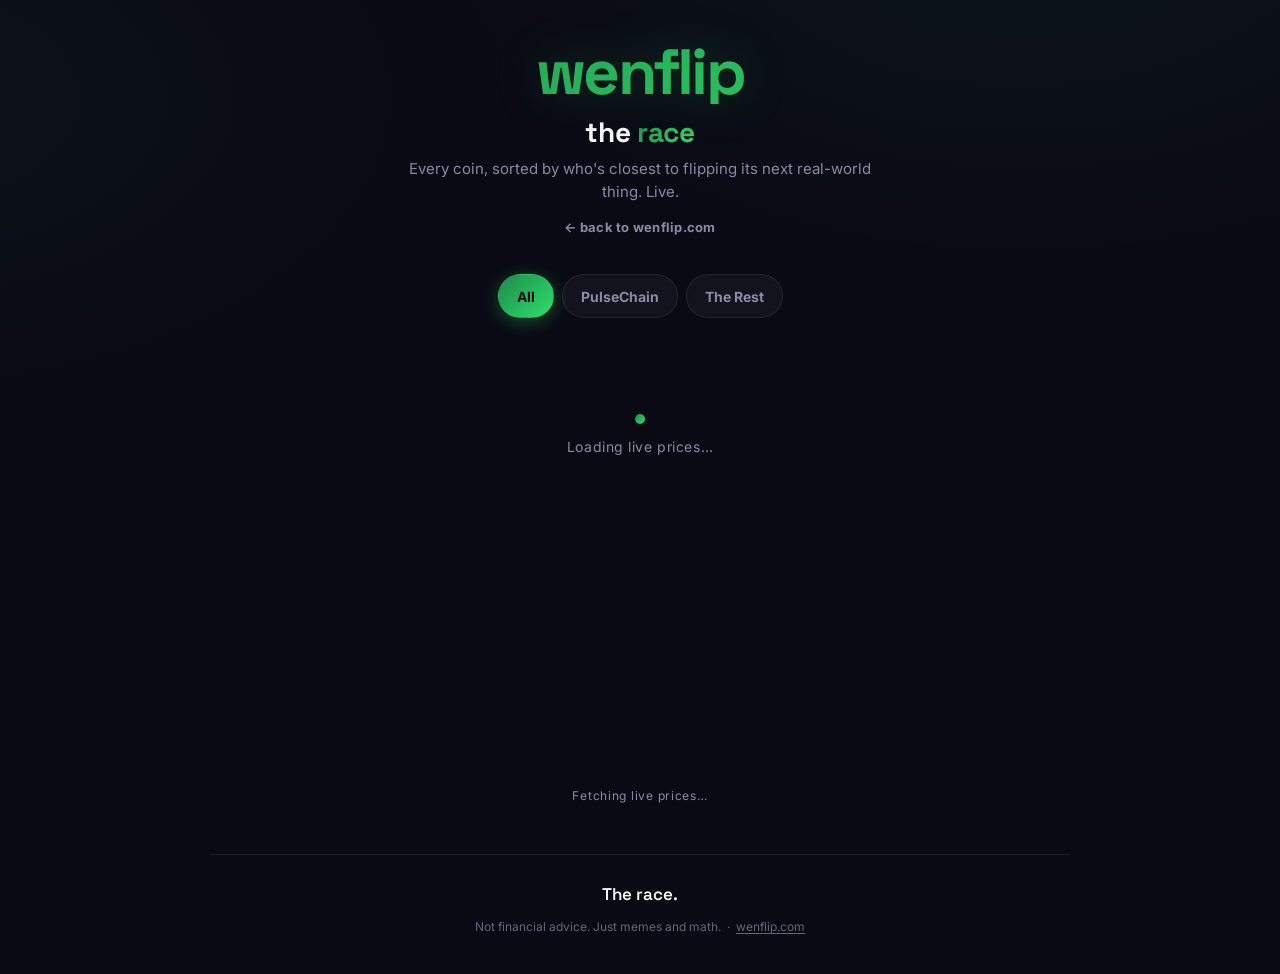
<file: race/index.html>
<!DOCTYPE html>
<html lang="en">
<head>
<meta charset="UTF-8" />
<meta name="viewport" content="width=device-width, initial-scale=1.0" />
<title>wenflip — the race</title>
<meta name="description" content="Live race: which coin flips its next real-world thing first." />
<!-- Parked / unlinked page for now: keep it out of search until it's polished. -->
<meta name="robots" content="noindex, nofollow" />
<link rel="canonical" href="https://wenflip.com/race" />

<link rel="icon" type="image/png" href="/favicon-96x96.png" sizes="96x96" />
<link rel="icon" type="image/svg+xml" href="/favicon.svg" />
<link rel="shortcut icon" href="/favicon.ico" />
<meta name="theme-color" content="#0a0a14">
<meta name="color-scheme" content="dark">

<link rel="preconnect" href="https://fonts.googleapis.com">
<link rel="preconnect" href="https://fonts.gstatic.com" crossorigin>
<link rel="preconnect" href="https://api.dexscreener.com">
<link rel="dns-prefetch" href="https://api.dexscreener.com">
<link href="https://fonts.googleapis.com/css2?family=Space+Grotesk:wght@400;600;700&family=Inter:wght@400;600;700;800;900&display=swap" rel="stylesheet" media="print" onload="this.media='all'">
<noscript><link href="https://fonts.googleapis.com/css2?family=Space+Grotesk:wght@400;600;700&family=Inter:wght@400;600;700;800;900&display=swap" rel="stylesheet"></noscript>

<!-- Reuse the site's stylesheet so cards match the homepage exactly and stay in sync. -->
<link rel="stylesheet" href="/site.css">
<link rel="stylesheet" href="/styles.css">

<!-- Race-only overrides: the cards aren't clickable here, so kill the tap affordances. -->
<style>
  .race-header { padding: 40px 0 8px; text-align: center; }
  .race-header .logo { font-size: clamp(38px, 6vw, 64px); margin: 0 auto; }
  .race-title {
    font-family: 'Space Grotesk', sans-serif;
    font-size: clamp(20px, 3vw, 28px); font-weight: 700;
    letter-spacing: -0.01em; margin-top: 10px;
  }
  .race-title .grad { background: var(--grad); -webkit-background-clip: text; background-clip: text; color: transparent; }
  .race-sub { margin: 8px auto 0; max-width: 480px; color: var(--muted); font-size: clamp(13px, 1.6vw, 15px); line-height: 1.5; }
  .race-back { display: inline-block; margin-top: 16px; color: var(--muted); font-size: 13px; font-weight: 700; letter-spacing: 0.02em; }
  .race-back:hover { color: var(--text); }

  .race-wrap { max-width: 860px; margin: 22px auto 0; }

  /* No coin here opens anything — remove the "clickable" cues from the shared card styles. */
  .clusters .card-top { cursor: default; }
  .clusters .card-top:hover { background: transparent; transform: none; }

  footer .disc a { color: inherit; text-decoration: underline; text-underline-offset: 2px; }
</style>
</head>
<body>

<header class="race-header container">
  <a href="/" aria-label="wenflip home"><h1 class="logo">wenflip</h1></a>
  <div class="race-title">the <span class="grad">race</span></div>
  <p class="race-sub">Every coin, sorted by who's closest to flipping its next real-world thing. Live.</p>
  <a class="race-back" href="/">← back to wenflip.com</a>
</header>

<div class="container">
  <div class="race-wrap">
    <div class="coin-zone">
      <div class="chain-filter" id="chainFilter" role="tablist" aria-label="Filter by chain">
        <button type="button" class="chain-filter-btn active" data-chain="all" role="tab" aria-selected="true">All</button>
        <button type="button" class="chain-filter-btn" data-chain="pulsechain" role="tab" aria-selected="false">PulseChain</button>
        <button type="button" class="chain-filter-btn" data-chain="major" role="tab" aria-selected="false">The Rest</button>
      </div>

      <div class="clusters" id="clusters">
        <div class="clusters-loading">
          <span class="skel-dot"></span>
          <span>Loading live prices…</span>
        </div>
      </div>

      <p class="updated" id="updated" style="text-align:center;">Fetching live prices…</p>
    </div>
  </div>

  <footer>
    <div class="ftag">The race.</div>
    <div class="disc">Not financial advice. Just memes and math. &nbsp;·&nbsp; <a href="/">wenflip.com</a></div>
  </footer>
</div>

<!-- Shared data, loaded from the repo root. NOT duplicated into this file.
     Plain (non-deferred) + in order so TOKENS and LADDER are defined before the race script runs. -->
<script src="/coins.js"></script>
<script src="/ladder.js"></script>

<script>
(function () {
  // Guard: if the shared data files didn't load, say so instead of throwing.
  if (typeof TOKENS === 'undefined' || typeof LADDER === 'undefined') {
    var c = document.getElementById('clusters');
    if (c) c.innerHTML = '<div class="clusters-loading"><span>Couldn\u2019t load coin data. Check that /coins.js and /ladder.js exist at the site root.</span></div>';
    return;
  }

  // ---- live state, one row per token ----
  const state = TOKENS.map(t => ({ ...t, price: null, chg: 0, status: 'pending', error: null, lastGood: null }));

  // ==== PRICE FORMATTERS (copied verbatim from the homepage app.js) ====
  const SUB_DIGITS = ['₀','₁','₂','₃','₄','₅','₆','₇','₈','₉'];
  function fmtCoinPrice(p) {
    if (p == null) return '—';
    if (p <= 0)    return '$0';
    if (p >= 1000) return '$' + Math.floor(p).toLocaleString('en-US');
    if (p >= 1) {
      const trunc = Math.floor(+(p * 100).toPrecision(12)) / 100;
      let s = trunc.toFixed(2).replace(/\.?0+$/, '');
      const [int, dec] = s.split('.');
      const intFmt = parseInt(int, 10).toLocaleString('en-US');
      return '$' + (dec ? intFmt + '.' + dec : intFmt);
    }
    if (p >= 0.0001) {
      const mag = Math.floor(Math.log10(p));
      const factor = Math.pow(10, 3 - mag);
      const truncated = Math.floor(+(p * factor).toPrecision(12)) / factor;
      const decPlaces = -mag + 3;
      let s = truncated.toFixed(decPlaces).replace(/0+$/, '').replace(/\.$/, '');
      return '$' + s;
    }
    const mag2 = Math.floor(Math.log10(p));
    const leadingZeros = -mag2 - 1;
    const factor2 = Math.pow(10, 3 - mag2);
    const truncSig = Math.floor(+(p * factor2).toPrecision(12)) / factor2;
    const decPlaces2 = leadingZeros + 4;
    let raw = truncSig.toFixed(decPlaces2);
    const afterDot = raw.split('.')[1] || '';
    let zCount = 0;
    for (let i = 0; i < afterDot.length; i++) { if (afterDot[i] === '0') zCount++; else break; }
    const sigPart = afterDot.slice(zCount).replace(/0+$/, '');
    const subDigit = SUB_DIGITS[zCount] || String(zCount);
    return '$0.0' + subDigit + sigPart;
  }
  function fmtPrice(p) { return fmtCoinPrice(p); }

  function fmtItemPrice(p) {
    if (p == null) return '—';
    if (p >= 1000) return '$' + p.toLocaleString('en-US', { maximumFractionDigits: 0 });
    if (p >= 1)    return '$' + p.toFixed(2).replace(/\.?0+$/, '');
    if (p >= 0.0001) {
      const mag = Math.floor(Math.log10(p));
      const dec = Math.max(0, -mag + 3);
      return '$' + p.toFixed(dec).replace(/0+$/, '').replace(/\.$/, '');
    }
    return '$' + p.toPrecision(2);
  }

  // ==== LADDER MATH (copied verbatim) ====
  function findRungIndex(price) {
    if (price == null) return -1;
    for (let i = 0; i < LADDER.length; i++) {
      if (LADDER[i].price <= price) return i;
    }
    return LADDER.length - 1;
  }

  // The sort key: how far a coin has climbed from its last-cleared rung toward the next.
  // 1.0 = top of the ladder. Higher = closer to its next flip.
  function flipReadiness(t) {
    if (t.price == null) return -1;
    const i = findRungIndex(t.price);
    const nextRung = LADDER[i - 1];
    const prevRung = LADDER[i];
    if (!nextRung) return 1.0;
    const span = nextRung.price - (prevRung ? prevRung.price : 0);
    if (span <= 0) return 0;
    return Math.min(1, Math.max(0, (t.price - (prevRung ? prevRung.price : 0)) / span));
  }

  function rungLabelForToken(rung) {
    if (!rung) return null;
    return { name: rung.name, price: fmtItemPrice(rung.price), featured: !!rung.featured };
  }
  function starHtml(featured) {
    if (!featured) return '';
    return '<span class="star" title="Featured flip — these are the bangers">⭐</span>';
  }

  // ==== RENDER: the race (renderLadder minus tap-to-modal, chevron, hint, show-all) ====
  let chainFilter = 'all';

  function renderRace() {
    const el = document.getElementById('clusters');
    if (!el) return;
    const ready = state.filter(t => t.price != null && (chainFilter === 'all' || t.chain === chainFilter));
    if (!ready.length) return;

    const ordered = [...ready].sort((a, b) => flipReadiness(b) - flipReadiness(a));

    const cards = ordered.map((t, idx) => {
      const i = findRungIndex(t.price);
      const nextRung = LADDER[i - 1];
      const prevRung = LADDER[i];
      const next = rungLabelForToken(nextRung);
      const chgCls = t.chg >= 0 ? 'pos' : 'neg';
      const chgStr = (t.chg >= 0 ? '+' : '') + (t.chg || 0).toFixed(2) + '%';
      const chainCls = t.chain === 'pulsechain' ? 'chain-pulsechain' : 'chain-major';

      let pct = 0;
      if (nextRung) {
        const span = nextRung.price - (prevRung ? prevRung.price : 0);
        pct = span > 0 ? Math.min(100, Math.max(0, ((t.price - (prevRung ? prevRung.price : 0)) / span) * 100)) : 0;
      } else {
        const fallback = [...LADDER].reverse().find(r => r.price > t.price);
        const targetP = fallback ? fallback.price : 0.0001;
        pct = Math.min(100, Math.max(0, (t.price / targetP) * 100));
      }
      const pctDisplay = pct > 0 ? Math.max(3, pct) : 0;

      let caption = '';
      if (!nextRung) {
        caption = `<span class="cap-pct">Top of the ladder 🏆</span>`;
      } else {
        const pctRounded = pct < 1 ? pct.toFixed(1) : Math.round(pct);
        caption = `<span class="cap-pct">${pctRounded}% to</span><span class="cap-next">${next ? next.name : ''}${next && next.featured ? starHtml(true) : ''}</span>`;
      }

      const isStale = (t.lastGood && Date.now() - t.lastGood > STALE_AFTER_MS);

      return `
        ${idx > 0 ? '<div class="cluster-divider"></div>' : ''}
        <div class="cluster ${chainCls}" data-sym="${t.sym}">
          <div class="card-top">
            <div class="card-logo"><img src="${t.logo}" alt="${t.sym}" loading="lazy"/></div>
            <div class="card-id">
              <div class="card-sym">${t.sym}</div>
            </div>
            <div class="card-spacer"></div>
            <div class="card-right">
              <span class="card-price"${isStale ? ' style="opacity:.5" title="Last known price — live feed is lagging"' : ''}>${fmtPrice(t.price)}</span>${isStale ? '<span style="font-size:9px;font-weight:700;letter-spacing:.5px;opacity:.5;margin-left:5px;text-transform:uppercase;">stale</span>' : ''}
              <span class="card-chg ${chgCls}">${chgStr}</span>
            </div>
          </div>
          <div class="card-caption">${caption}</div>
          <div class="card-bar-wrap"><div class="card-bar-track"><div class="card-bar-fill" style="width:${pctDisplay.toFixed(2)}%"></div></div></div>
          <div class="card-identity">${t.identity || ''}</div>
        </div>`;
    });

    el.innerHTML = cards.join('');
  }

  // Chain filter tabs
  document.querySelectorAll('#chainFilter .chain-filter-btn').forEach(btn => {
    btn.addEventListener('click', () => {
      const next = btn.getAttribute('data-chain');
      if (next === chainFilter) return;
      chainFilter = next;
      document.querySelectorAll('#chainFilter .chain-filter-btn').forEach(b => {
        const active = b.getAttribute('data-chain') === chainFilter;
        b.classList.toggle('active', active);
        b.setAttribute('aria-selected', active ? 'true' : 'false');
      });
      renderRace();
    });
  });

  // "last updated" line
  let lastFetch = null;
  function renderUpdated() {
    const el = document.getElementById('updated');
    if (!el) return;
    if (!lastFetch) { el.innerHTML = 'Fetching live prices…'; return; }
    const secs = Math.round((Date.now() - lastFetch) / 1000);
    el.innerHTML = `Live prices · last updated <b>${secs}s ago</b> · refreshes every 60s`;
  }
  setInterval(renderUpdated, 1000);

  // ==== LIVE PRICE FETCH (copied verbatim from app.js) ====
  const FETCH_TIMEOUT_MS = 5000;
  const BASE_REFRESH_MS  = 60000;
  const MAX_REFRESH_MS   = 240000;
  const STALE_AFTER_MS   = 90000;

  let _refreshTimer   = null;
  let _refreshDelayMs = BASE_REFRESH_MS;

  const renderAll = () => { renderRace(); renderUpdated(); };

  function tokensByChain() {
    const groups = {};
    for (const t of TOKENS) {
      const chain = (t.dexChain || '').trim();
      const addr  = (t.pairAddress || '').trim();
      if (!chain || !addr) {
        const i = state.findIndex(s => s.sym === t.sym);
        if (i >= 0) { state[i].status = 'err'; state[i].error = 'no pair address'; }
        continue;
      }
      (groups[chain] = groups[chain] || []).push(t);
    }
    return groups;
  }

  function _applyPair(t, pair) {
    const i = state.findIndex(s => s.sym === t.sym);
    if (i < 0) return false;
    if (!pair || pair.priceUsd == null) {
      state[i].status = 'err';
      state[i].error  = 'no pair data';
      return false;
    }
    state[i].price    = parseFloat(pair.priceUsd);
    state[i].chg      = pair.priceChange?.h24 ?? 0;
    state[i].status   = 'ok';
    state[i].error    = null;
    state[i].lastGood = Date.now();
    return true;
  }

  function _markChainStale(tokens, reason) {
    for (const t of tokens) {
      const i = state.findIndex(s => s.sym === t.sym);
      if (i >= 0) { state[i].status = 'err'; state[i].error = String(reason).slice(0, 60); }
    }
  }

  async function fetchChainBatch(chain, tokens) {
    const addrs = tokens.map(t => t.pairAddress.trim()).join(',');
    const url   = `https://api.dexscreener.com/latest/dex/pairs/${chain}/${addrs}`;
    const ctrl  = new AbortController();
    const timer = setTimeout(() => ctrl.abort(), FETCH_TIMEOUT_MS);
    let json;
    try {
      const res = await fetch(url, { signal: ctrl.signal });
      if (!res.ok) throw new Error('HTTP ' + res.status);
      json = await res.json();
    } finally {
      clearTimeout(timer);
    }
    const pairs  = Array.isArray(json.pairs) ? json.pairs : (json.pair ? [json.pair] : []);
    const byAddr = {};
    for (const p of pairs) { if (p && p.pairAddress) byAddr[p.pairAddress.toLowerCase()] = p; }
    let ok = 0;
    for (const t of tokens) {
      if (_applyPair(t, byAddr[t.pairAddress.trim().toLowerCase()])) ok++;
    }
    return ok;
  }

  async function refreshAll() {
    const groups = tokensByChain();
    const chains = Object.keys(groups);
    const jobs = chains.map(chain =>
      fetchChainBatch(chain, groups[chain])
        .then(ok => { renderAll(); return ok; })
        .catch(err => { _markChainStale(groups[chain], err); renderAll(); throw err; })
    );
    const results = await Promise.allSettled(jobs);
    const anyOk = state.some(s => s.status === 'ok');
    if (anyOk) lastFetch = Date.now();
    const totalOutage = results.length > 0 && results.every(r => r.status === 'rejected');
    _refreshDelayMs = totalOutage ? Math.min(MAX_REFRESH_MS, _refreshDelayMs * 2) : BASE_REFRESH_MS;
    clearTimeout(_refreshTimer);
    _refreshTimer = setTimeout(refreshAll, _refreshDelayMs);
    renderAll();
  }

  refreshAll();
})();
</script>
</body>
</html>
</file>
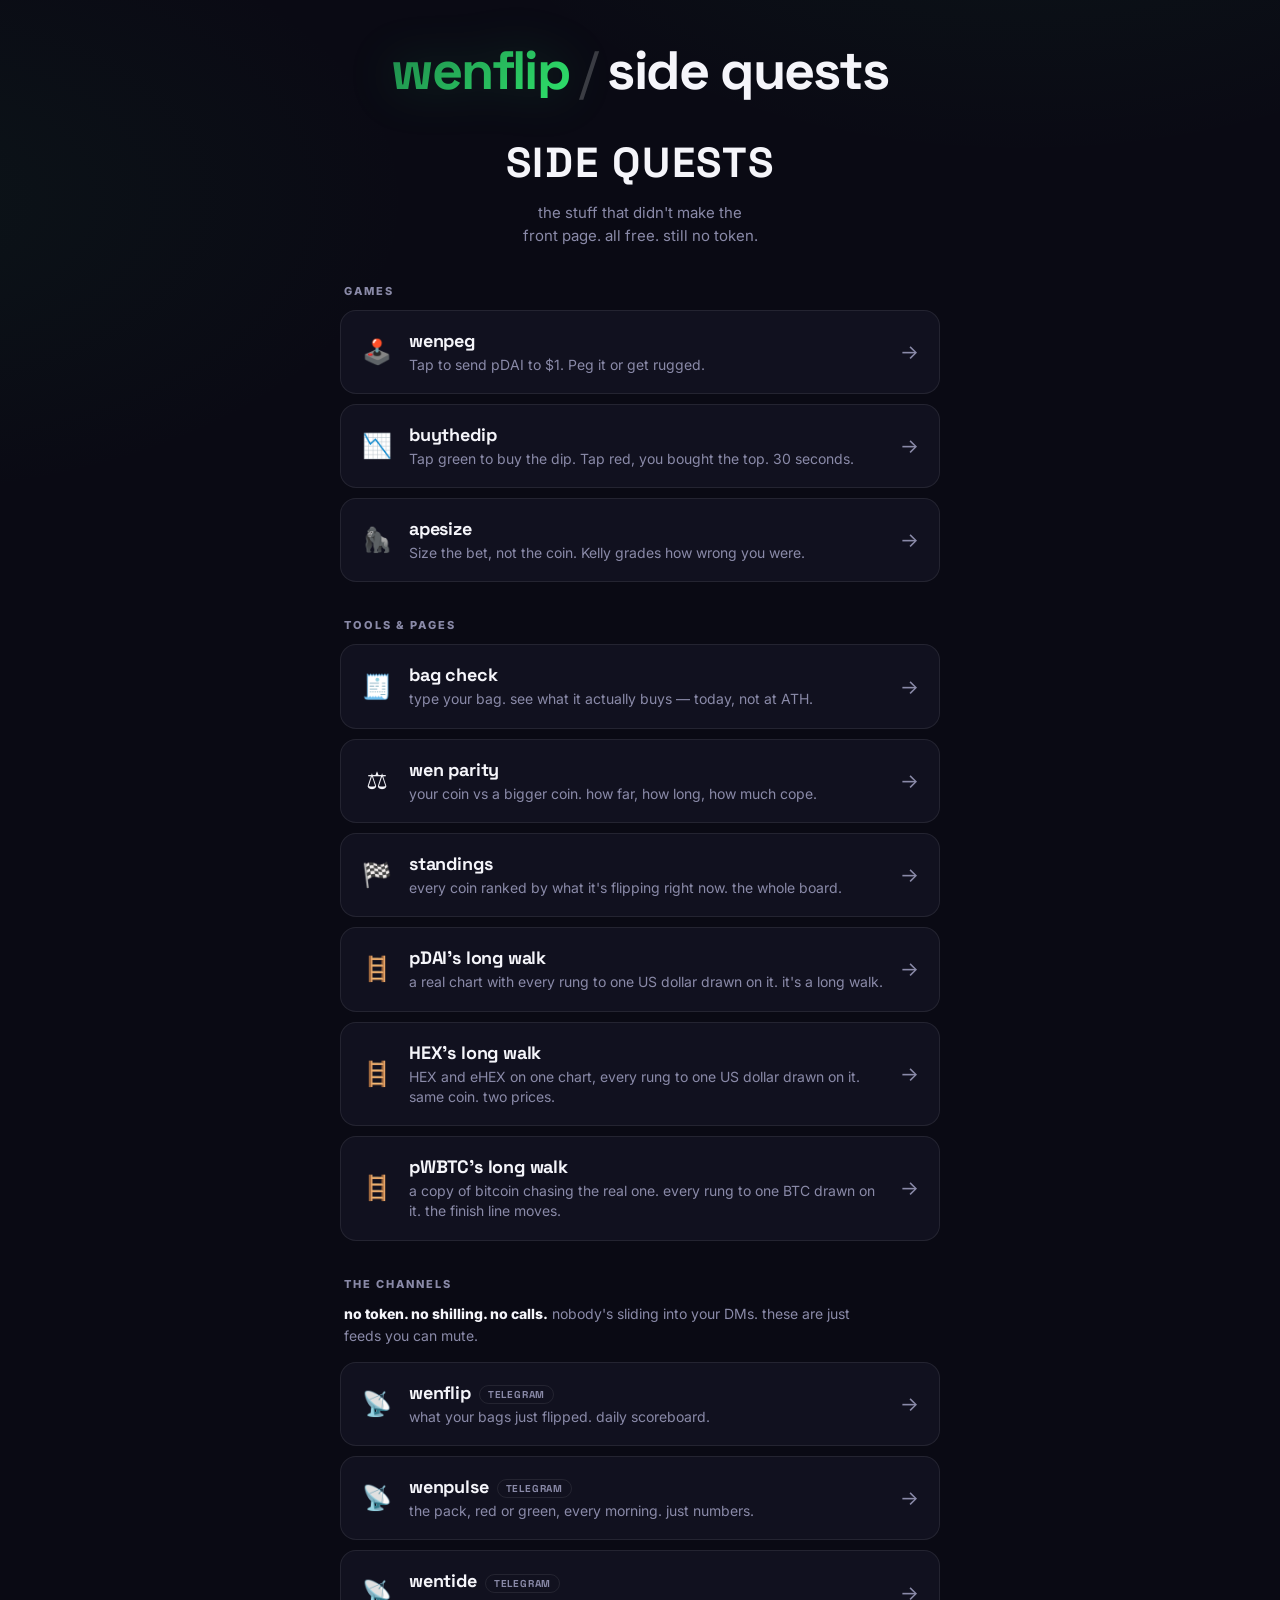
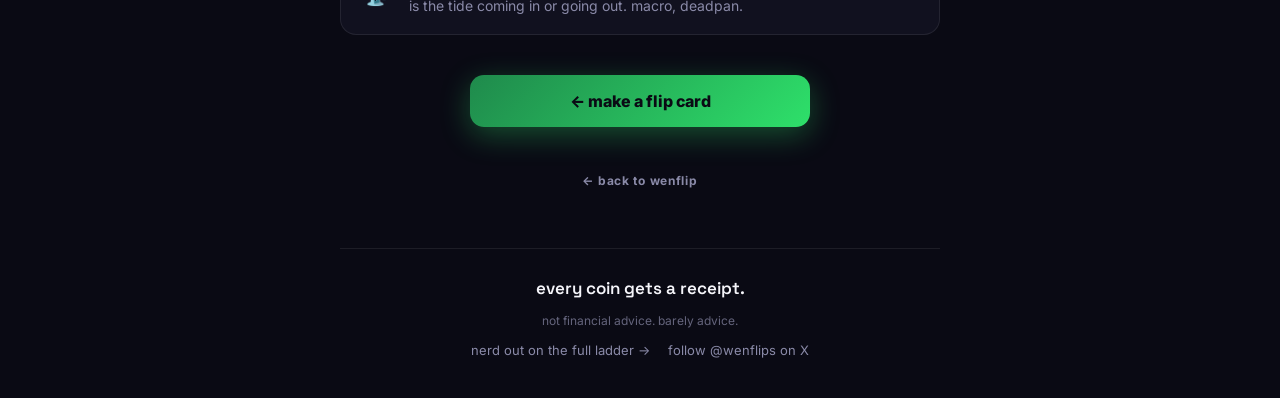
<file: side-quests/index.html>
<!DOCTYPE html>
<html lang="en">
<head>
<meta charset="UTF-8" />
<meta name="viewport" content="width=device-width, initial-scale=1.0" />
<title>wenflip / side quests — the toys that didn't make the front page</title>
<meta name="description" content="Games, tools, and channels. All free. Still no token." />
<link rel="canonical" href="https://wenflip.com/side-quests" />
<meta property="og:type" content="website" />
<meta property="og:url" content="https://wenflip.com/side-quests" />
<meta property="og:title" content="wenflip / side quests — the toys that didn't make the front page" />
<meta property="og:description" content="Games, tools, and channels. All free. Still no token." />
<meta property="og:site_name" content="wenflip.com" />
<meta property="og:image" content="https://wenflip.com/og-image-v2.jpg" />
<meta property="og:image:width" content="1200" />
<meta property="og:image:height" content="630" />
<meta property="og:image:alt" content="wenflip — side quests." />
<meta name="twitter:image" content="https://wenflip.com/og-image-v2.jpg" />
<meta name="twitter:card" content="summary_large_image" />
<meta name="twitter:title" content="wenflip / side quests — the toys that didn't make the front page" />
<meta name="twitter:description" content="Games, tools, and channels. All free. Still no token." />
<link rel="icon" type="image/png" href="/favicon-96x96.png" sizes="96x96" />
<link rel="icon" type="image/svg+xml" href="/favicon.svg" />
<link rel="shortcut icon" href="/favicon.ico" />
<link rel="apple-touch-icon" sizes="180x180" href="/apple-touch-icon.png" />
<meta name="theme-color" content="#0a0a14">
<meta name="color-scheme" content="dark">
<link rel="preconnect" href="https://fonts.googleapis.com">
<link rel="preconnect" href="https://fonts.gstatic.com" crossorigin>
<link href="https://fonts.googleapis.com/css2?family=Space+Grotesk:wght@400;600;700&family=Inter:wght@400;600;700;800;900&display=swap" rel="stylesheet">

<link rel="stylesheet" href="/site.css">
<style>
  .container{max-width:640px;margin:0 auto;padding:0 20px;}

  /* ===== PAGE TITLE ===== */
  .sq-title{font-family:'Space Grotesk',sans-serif;font-weight:700;font-size:clamp(28px,6vw,42px);letter-spacing:0.04em;text-align:center;margin-top:30px;text-transform:uppercase;}
  .sq-sub{text-align:center;color:var(--muted);font-size:15px;margin:12px auto 0;max-width:440px;line-height:1.55;text-wrap:balance;}

  /* ===== SECTIONS ===== */
  .sq-section{margin:36px 0 0;}
  .sq-section-lbl{font-size:11px;font-weight:800;letter-spacing:0.18em;text-transform:uppercase;color:var(--muted);margin:0 4px 12px;}

  .sq-cards{display:flex;flex-direction:column;gap:10px;}
  .sq-card{
    display:flex;align-items:center;gap:16px;padding:18px 20px;
    background:var(--bg-2);border:1px solid var(--line);border-radius:16px;
    transition:border-color .15s,background .15s,transform .15s,box-shadow .15s;
  }
  .sq-card:hover{border-color:rgba(46,224,106,0.45);background:rgba(46,224,106,0.06);transform:translateY(-1px);box-shadow:0 8px 24px rgba(0,0,0,0.25);}
  .sq-icon{font-size:24px;line-height:1;flex-shrink:0;width:32px;text-align:center;}
  .sq-cbody{flex:1;min-width:0;}
  .sq-name,.sq-desc{display:block;}
  .sq-name{font-family:'Space Grotesk',sans-serif;font-weight:700;font-size:18px;letter-spacing:-0.01em;color:var(--text);}
  .sq-tag{display:inline-block;margin-left:8px;padding:2px 8px;border-radius:999px;font-size:10px;font-weight:800;letter-spacing:0.08em;text-transform:uppercase;color:var(--muted);border:1px solid var(--line);vertical-align:middle;}
  .sq-desc{color:var(--muted);font-size:14px;line-height:1.45;margin-top:3px;}
  .sq-arrow{color:var(--muted);font-size:20px;flex-shrink:0;transition:transform .15s,color .15s;}
  .sq-card:hover .sq-arrow{color:var(--accent);transform:translateX(3px);}

  /* ===== CHANNELS INTRO ===== */
  .sq-channels-intro{color:var(--muted);font-size:14px;line-height:1.6;margin:0 4px 14px;max-width:540px;}
  .sq-channels-intro b{color:var(--text);font-weight:800;}

  /* ===== BOTTOM CTA ===== */
  .sq-cta{
    display:block;text-align:center;margin:40px auto 0;max-width:340px;
    padding:16px 24px;border-radius:14px;background:var(--grad);color:var(--on-accent);
    font-weight:800;font-size:16px;box-shadow:0 8px 30px rgba(46,224,106,0.32);
    transition:transform .15s,box-shadow .2s;
  }
  .sq-cta:hover{transform:translateY(-2px);box-shadow:0 12px 40px rgba(46,224,106,0.45);}

  @media (max-width:600px){
    .sq-card{padding:16px;gap:13px;}
    .sq-name{font-size:16px;}
    .sq-desc{font-size:13px;}
  }
</style>
</head>
<body>

<header class="site-head container">
  <div class="brand"><a class="wf" href="/">wenflip</a><span class="slash">/</span><span class="sec">side quests</span></div>
</header>

<div class="container">
<main>

  <h1 class="sq-title">Side Quests</h1>
  <p class="sq-sub">the stuff that didn't make the front page. all free. still no token.</p>

  <!-- ===== GAMES ===== -->
  <section class="sq-section">
    <div class="sq-section-lbl">Games</div>
    <div class="sq-cards">
      <a class="sq-card" href="https://wenpeg.wenflip.com" target="_blank" rel="noopener">
        <span class="sq-icon">🕹️</span>
        <span class="sq-cbody">
          <span class="sq-name">wenpeg</span>
          <span class="sq-desc">Tap to send pDAI to $1. Peg it or get rugged.</span>
        </span>
        <span class="sq-arrow">→</span>
      </a>
      <a class="sq-card" href="https://buythedip.wenflip.com/" target="_blank" rel="noopener">
        <span class="sq-icon">📉</span>
        <span class="sq-cbody">
          <span class="sq-name">buythedip</span>
          <span class="sq-desc">Tap green to buy the dip. Tap red, you bought the top. 30 seconds.</span>
        </span>
        <span class="sq-arrow">→</span>
      </a>
      <a class="sq-card" href="https://apesize.wenflip.com/" target="_blank" rel="noopener">
        <span class="sq-icon">🦍</span>
        <span class="sq-cbody">
          <span class="sq-name">apesize</span>
          <span class="sq-desc">Size the bet, not the coin. Kelly grades how wrong you were.</span>
        </span>
        <span class="sq-arrow">→</span>
      </a>
    </div>
  </section>

  <!-- ===== TOOLS & PAGES ===== -->
  <section class="sq-section">
    <div class="sq-section-lbl">Tools &amp; Pages</div>
    <div class="sq-cards">
      <a class="sq-card" href="/bag">
        <span class="sq-icon">🧾</span>
        <span class="sq-cbody">
          <span class="sq-name">bag check</span>
          <span class="sq-desc">type your bag. see what it actually buys — today, not at ATH.</span>
        </span>
        <span class="sq-arrow">→</span>
      </a>
      <a class="sq-card" href="/parity">
        <span class="sq-icon">⚖️</span>
        <span class="sq-cbody">
          <span class="sq-name">wen parity</span>
          <span class="sq-desc">your coin vs a bigger coin. how far, how long, how much cope.</span>
        </span>
        <span class="sq-arrow">→</span>
      </a>
      <a class="sq-card" href="/standings">
        <span class="sq-icon">🏁</span>
        <span class="sq-cbody">
          <span class="sq-name">standings</span>
          <span class="sq-desc">every coin ranked by what it's flipping right now. the whole board.</span>
        </span>
        <span class="sq-arrow">→</span>
      </a>
      <a class="sq-card" href="/pdai">
        <span class="sq-icon">🪜</span>
        <span class="sq-cbody">
          <span class="sq-name">pDAI's long walk</span>
          <span class="sq-desc">a real chart with every rung to one US dollar drawn on it. it's a long walk.</span>
        </span>
        <span class="sq-arrow">→</span>
      </a>
      <a class="sq-card" href="/hex">
        <span class="sq-icon">🪜</span>
        <span class="sq-cbody">
          <span class="sq-name">HEX's long walk</span>
          <span class="sq-desc">HEX and eHEX on one chart, every rung to one US dollar drawn on it. same coin. two prices.</span>
        </span>
        <span class="sq-arrow">→</span>
      </a>
      <a class="sq-card" href="/pwbtc">
        <span class="sq-icon">🪜</span>
        <span class="sq-cbody">
          <span class="sq-name">pWBTC's long walk</span>
          <span class="sq-desc">a copy of bitcoin chasing the real one. every rung to one BTC drawn on it. the finish line moves.</span>
        </span>
        <span class="sq-arrow">→</span>
      </a>
    </div>
  </section>

  <!-- ===== THE CHANNELS ===== -->
  <section class="sq-section">
    <div class="sq-section-lbl">The Channels</div>
    <p class="sq-channels-intro"><b>no token. no shilling. no calls.</b> nobody's sliding into your DMs. these are just feeds you can mute.</p>
    <div class="sq-cards">
      <a class="sq-card" href="https://t.me/wen_flip" target="_blank" rel="noopener">
        <span class="sq-icon">📡</span>
        <span class="sq-cbody">
          <span class="sq-name">wenflip<span class="sq-tag">Telegram</span></span>
          <span class="sq-desc">what your bags just flipped. daily scoreboard.</span>
        </span>
        <span class="sq-arrow">→</span>
      </a>
      <a class="sq-card" href="https://t.me/Wen_Pulse" target="_blank" rel="noopener">
        <span class="sq-icon">📡</span>
        <span class="sq-cbody">
          <span class="sq-name">wenpulse<span class="sq-tag">Telegram</span></span>
          <span class="sq-desc">the pack, red or green, every morning. just numbers.</span>
        </span>
        <span class="sq-arrow">→</span>
      </a>
      <a class="sq-card" href="https://t.me/Wen_Tide" target="_blank" rel="noopener">
        <span class="sq-icon">📡</span>
        <span class="sq-cbody">
          <span class="sq-name">wentide<span class="sq-tag">Telegram</span></span>
          <span class="sq-desc">is the tide coming in or going out. macro, deadpan.</span>
        </span>
        <span class="sq-arrow">→</span>
      </a>
    </div>
  </section>

  <a class="sq-cta" href="/">← make a flip card</a>

  <div class="backlink-row"><a class="backlink" href="/">← back to wenflip</a></div>

</main>

  <footer>
    <div class="ftag">every coin gets a receipt.</div>
    <div class="disc">not financial advice. barely advice.</div>
    <div class="flinks">
      <a href="/ladder">nerd out on the full ladder →</a>
      <a href="https://x.com/wenflips" target="_blank" rel="noopener">follow @wenflips on X</a>
    </div>
  </footer>
</div>

</body>
</html>
</file>
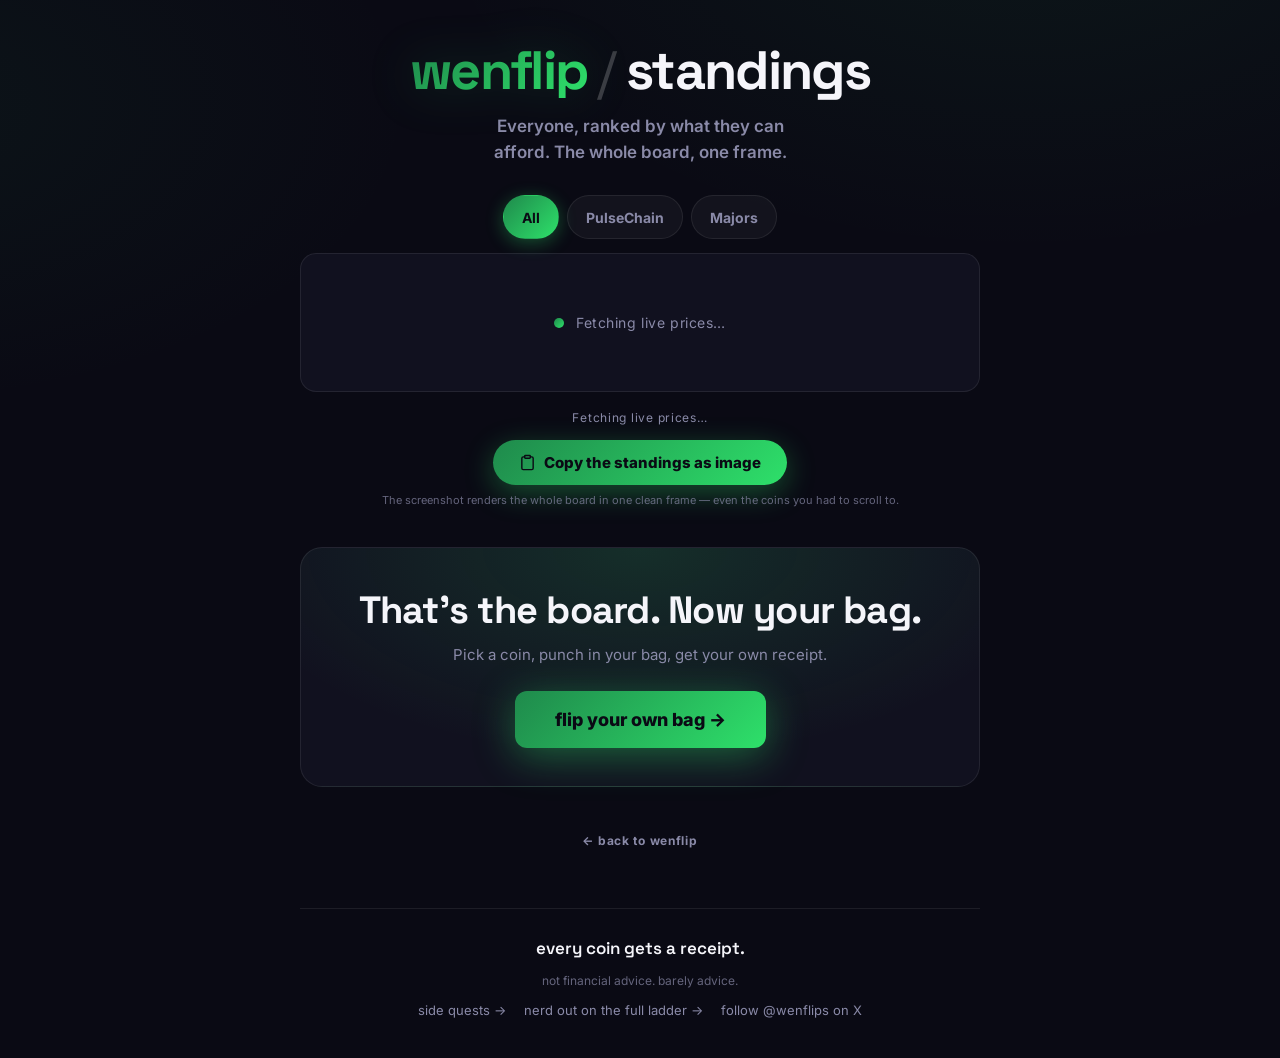
<file: standings/index.html>
<!DOCTYPE html>
<html lang="en">
<head>
<meta charset="UTF-8" />
<meta name="viewport" content="width=device-width, initial-scale=1.0" />
<title>wenflip / standings — everyone, ranked by what they can afford</title>
<meta name="description" content="Every coin, ranked by what it can afford. The whole board in one frame." />
<link rel="canonical" href="https://wenflip.com/standings" />
<meta property="og:type" content="website" />
<meta property="og:url" content="https://wenflip.com/standings" />
<meta property="og:title" content="wenflip / standings — everyone, ranked by what they can afford" />
<meta property="og:description" content="Every coin, ranked by what it can afford. The whole board in one frame." />
<meta property="og:site_name" content="wenflip.com" />
<meta property="og:image" content="https://wenflip.com/standings/standings-og.jpg" />
<meta property="og:image:width" content="1200" />
<meta property="og:image:height" content="630" />
<meta property="og:image:alt" content="wenflip / standings — everyone, ranked by what they can afford." />
<meta name="twitter:image" content="https://wenflip.com/standings/standings-og.jpg" />
<meta name="twitter:card" content="summary_large_image" />
<meta name="twitter:title" content="wenflip / standings — everyone, ranked" />
<meta name="twitter:description" content="Every coin, ranked by what it can afford. The whole board in one frame." />
<link rel="icon" type="image/png" href="/favicon-96x96.png" sizes="96x96" />
<link rel="icon" type="image/svg+xml" href="/favicon.svg" />
<link rel="shortcut icon" href="/favicon.ico" />
<link rel="apple-touch-icon" sizes="180x180" href="/apple-touch-icon.png" />
<meta name="theme-color" content="#0a0a14">
<meta name="color-scheme" content="dark">
<link rel="preconnect" href="https://fonts.googleapis.com">
<link rel="preconnect" href="https://fonts.gstatic.com" crossorigin>
<link rel="preconnect" href="https://api.dexscreener.com">
<link rel="dns-prefetch" href="https://api.dexscreener.com">
<link href="https://fonts.googleapis.com/css2?family=Space+Grotesk:wght@400;600;700&family=Inter:wght@400;600;700;800;900&display=swap" rel="stylesheet">

<link rel="stylesheet" href="/site.css">
<style>
  .container{max-width:720px;margin:0 auto;padding:0 20px;}

  /* ===== FILTER ===== */
  .chain-filter{display:flex;justify-content:center;gap:8px;margin:22px 0 4px;flex-wrap:wrap;}
  .chain-filter-btn{
    display:inline-flex;align-items:center;justify-content:center;
    min-height:44px;padding:8px 18px;border-radius:999px;background:rgba(255,255,255,0.04);
    border:1px solid var(--line);color:var(--muted);font-weight:700;font-size:14px;cursor:pointer;
    transition:background .2s,border-color .2s,color .15s,box-shadow .2s;
  }
  .chain-filter-btn:hover{background:rgba(46,224,106,0.10);border-color:rgba(46,224,106,0.40);color:var(--text);}
  .chain-filter-btn.active{background:var(--grad);border-color:transparent;color:var(--on-accent);box-shadow:0 4px 18px rgba(46,224,106,0.32);}

  /* ===== STANDINGS LIST (live view — allowed to scroll on phone) ===== */
  .standings{margin:14px auto 0;background:var(--bg-2);border:1px solid var(--line);border-radius:16px;overflow:hidden;}
  .st-row{
    display:flex;align-items:center;gap:12px;
    padding:11px 16px;border-bottom:1px solid rgba(255,255,255,0.05);
    min-height:46px;
  }
  .st-row:last-child{border-bottom:none;}
  .st-logo{width:26px;height:26px;border-radius:50%;object-fit:cover;flex-shrink:0;background:rgba(255,255,255,0.06);}
  .st-tk{font-family:'Space Grotesk',sans-serif;font-weight:700;font-size:15px;letter-spacing:-0.01em;flex-shrink:0;width:58px;white-space:nowrap;overflow:hidden;text-overflow:ellipsis;}
  /* the flip line is the hero of the row */
  .st-flip{flex:1;min-width:0;font-size:14.5px;line-height:1.3;color:var(--text);font-weight:600;}
  .st-flip .fw{color:var(--muted);font-weight:400;}
  /* price kept but demoted */
  .st-price{flex-shrink:0;width:82px;text-align:right;font-size:12px;color:var(--muted);font-variant-numeric:tabular-nums;white-space:nowrap;}
  .st-chg{flex-shrink:0;width:52px;text-align:right;font-size:12px;font-weight:700;font-variant-numeric:tabular-nums;white-space:nowrap;}
  .st-chg.up{color:var(--green);}
  .st-chg.down{color:var(--red);}

  .st-loading{display:flex;align-items:center;justify-content:center;gap:12px;padding:60px 20px;color:var(--muted);font-size:14px;letter-spacing:0.04em;}
  .st-loading .skel-dot{width:10px;height:10px;border-radius:50%;background:var(--grad);animation:pulse 1.6s ease-in-out infinite;}
  @keyframes pulse{0%,100%{opacity:1;transform:scale(1)}50%{opacity:.4;transform:scale(.8)}}

  .updated{margin:18px 0 4px;text-align:center;color:var(--muted);font-size:12px;letter-spacing:0.06em;min-height:16px;}
  .updated b{color:var(--text);font-weight:700;}

  /* ===== SHARE ===== */
  .share-row{display:flex;justify-content:center;margin-top:14px;}
  .share-btn{
    display:inline-flex;align-items:center;gap:8px;padding:13px 26px;border-radius:999px;
    background:var(--grad);border:none;color:var(--on-accent);font-weight:800;font-size:15px;cursor:pointer;
    font-family:'Inter',sans-serif;box-shadow:0 8px 30px rgba(46,224,106,0.32);
    transition:transform .15s,box-shadow .2s;
  }
  .share-btn:hover{transform:translateY(-2px);box-shadow:0 12px 40px rgba(46,224,106,0.45);}
  .share-btn:disabled{opacity:0.5;pointer-events:none;}
  .share-hint{text-align:center;color:var(--muted);font-size:11px;margin-top:8px;opacity:0.7;}


  /* ===== BOTTOM CTA — "keep going" handoff back to the homepage toys ===== */
  .st-cta{
    margin:40px auto 0;text-align:center;padding:38px 22px;border-radius:22px;
    background:radial-gradient(600px 300px at 50% 0%, rgba(46,224,106,0.14), transparent 70%), var(--bg-2);
    border:1px solid var(--line);
  }
  .st-cta h2{font-family:'Space Grotesk',sans-serif;font-size:clamp(24px,4.5vw,38px);font-weight:700;letter-spacing:-0.02em;}
  .st-cta .st-cta-sub{margin:10px auto 0;max-width:420px;color:var(--muted);font-size:clamp(13px,1.4vw,15px);line-height:1.5;}
  .st-cta-btn{
    display:inline-flex;align-items:center;gap:8px;margin-top:24px;
    padding:18px 40px;border-radius:12px;
    background:var(--grad);border:none;color:#0a0a14;
    font-family:'Inter',sans-serif;font-weight:800;font-size:18px;cursor:pointer;
    box-shadow:0 8px 40px rgba(46,224,106,0.40);
    transition:transform .15s,box-shadow .2s;
  }
  .st-cta-btn:hover{transform:translateY(-2px);box-shadow:0 12px 50px rgba(46,224,106,0.60);}

  .toast{
    position:fixed;bottom:30px;left:50%;transform:translateX(-50%) translateY(20px);
    background:rgba(34,197,94,0.92);color:var(--on-accent);padding:12px 26px;border-radius:999px;
    font-weight:800;font-size:14px;box-shadow:0 8px 30px rgba(34,197,94,0.4);
    opacity:0;pointer-events:none;z-index:9999;transition:opacity .3s ease,transform .3s ease;white-space:nowrap;
  }
  .toast.show{opacity:1;transform:translateX(-50%) translateY(0);}

  @media (max-width:600px){
    .st-row{padding:10px 13px;gap:10px;min-height:44px;}
    .st-tk{width:50px;font-size:14px;}
    .st-flip{font-size:13.5px;}
    .st-price{width:70px;font-size:11px;}
    .st-chg{width:46px;font-size:11px;}
  }

  /* PHONE: two-line rows — line 1 logo/ticker/price/change, line 2 the punchline full width.
     Desktop and the exported image (.shot-*) are unaffected. */
  @media (max-width:480px){
    .st-row{flex-wrap:wrap;row-gap:4px;padding:12px 14px;}
    .st-tk{width:auto;flex:0 1 auto;}
    .st-price{margin-left:auto;width:auto;}
    .st-chg{width:auto;min-width:50px;}
    .st-flip{order:5;flex:1 0 100%;padding-left:36px;font-size:14.5px;line-height:1.35;}
  }

  /* ===================================================================
     OFF-SCREEN SCREENSHOT CARD — fixed 680px width, ALL rows, no scroll.
     Rendered regardless of viewport so the exported PNG is always the
     clean one-frame artifact even when the live list scrolls on a phone.
     =================================================================== */
  .shot-stage{position:absolute;left:-99999px;top:0;width:680px;}
  .shot-card{
    width:680px;background:var(--bg-3);border:1px solid var(--line);border-radius:20px;
    padding:30px 30px 26px;position:relative;overflow:hidden;
  }
  .shot-card::before{content:'';position:absolute;inset:0;pointer-events:none;border-radius:20px;
    background:radial-gradient(600px 240px at 50% 0%, rgba(46,224,106,0.09), transparent 70%);}
  .shot-head{text-align:center;margin-bottom:6px;position:relative;z-index:1;}
  .shot-title{font-family:'Space Grotesk',sans-serif;font-size:15px;font-weight:800;letter-spacing:0.22em;text-transform:uppercase;color:var(--accent);}
  .shot-sub{font-size:12px;color:var(--muted);margin-top:6px;font-weight:600;}
  .shot-scope{display:inline-block;margin-top:10px;font-size:10px;font-weight:800;letter-spacing:0.14em;text-transform:uppercase;color:var(--muted);border:1px solid var(--line);border-radius:999px;padding:4px 12px;}
  .shot-rows{margin-top:16px;position:relative;z-index:1;}
  .shot-row{display:flex;align-items:center;gap:12px;padding:9px 0;border-bottom:1px solid rgba(255,255,255,0.06);}
  .shot-row:last-child{border-bottom:none;}
  .shot-logo{width:26px;height:26px;border-radius:50%;object-fit:cover;flex-shrink:0;background:rgba(255,255,255,0.06);}
  .shot-tk{font-family:'Space Grotesk',sans-serif;font-weight:700;font-size:15px;flex-shrink:0;width:66px;}
  .shot-flip{flex:1;min-width:0;font-size:15px;font-weight:600;color:var(--text);white-space:nowrap;overflow:hidden;text-overflow:ellipsis;}
  .shot-flip .fw{color:var(--muted);font-weight:400;}
  .shot-price{flex-shrink:0;width:92px;text-align:right;font-size:12px;color:var(--muted);font-variant-numeric:tabular-nums;}
  .shot-chg{flex-shrink:0;width:56px;text-align:right;font-size:12px;font-weight:700;font-variant-numeric:tabular-nums;}
  .shot-chg.up{color:var(--green);}
  .shot-chg.down{color:var(--red);}
  .shot-stamp{display:grid;grid-template-columns:1fr auto 1fr;align-items:center;column-gap:10px;margin-top:18px;position:relative;z-index:1;
    font-size:11px;color:rgba(46,224,106,0.60);font-weight:700;letter-spacing:0.06em;}
  .shot-stamp > span:nth-child(2){text-align:center;}
  .shot-stamp > span:nth-child(3){text-align:right;}
</style>
</head>
<body>

<header class="site-head container">
  <div class="brand"><a class="wf" href="/">wenflip</a><span class="slash">/</span><h1 class="sec">standings</h1></div>
  <p class="tag">Everyone, ranked by what they can afford. The whole board, one frame.</p>
</header>

<div class="container">
<main>
  <div class="chain-filter" id="chainFilter" role="tablist" aria-label="Filter by chain">
    <button type="button" class="chain-filter-btn active" data-chain="all" role="tab" aria-selected="true">All</button>
    <button type="button" class="chain-filter-btn" data-chain="pulsechain" role="tab" aria-selected="false">PulseChain</button>
    <button type="button" class="chain-filter-btn" data-chain="major" role="tab" aria-selected="false">Majors</button>
  </div>

  <div class="standings" id="standings">
    <div class="st-loading"><span class="skel-dot"></span><span>Fetching live prices…</span></div>
  </div>

  <p class="updated" id="updated">Fetching live prices…</p>

  <div class="share-row">
    <button class="share-btn" id="shareBtn" onclick="stExport()">
      <span id="shareIcon" class="ico ico-clipboard" aria-hidden="true"></span><span id="shareText">Copy the standings as image</span>
    </button>
  </div>
   <p class="share-hint">The screenshot renders the whole board in one clean frame — even the coins you had to scroll to.</p>

  <section class="st-cta">
    <h2>That's the board. Now your bag.</h2>
    <p class="st-cta-sub">Pick a coin, punch in your bag, get your own receipt.</p>
    <a class="st-cta-btn" href="/">flip your own bag →</a>
  </section>

  <div class="backlink-row"><a class="backlink" href="/">← back to wenflip</a></div>

</main>

  <footer>
    <div class="ftag">every coin gets a receipt.</div>
    <div class="disc">not financial advice. barely advice.</div>
    <div class="flinks">
      <a href="/side-quests">side quests →</a>
      <a href="/ladder">nerd out on the full ladder →</a>
      <a href="https://x.com/wenflips" target="_blank" rel="noopener">follow @wenflips on X</a>
    </div>
  </footer>
</div>

<!-- off-screen fixed-width screenshot target -->
<div class="shot-stage"><div class="shot-card" id="stShot"></div></div>

<div class="toast" id="toast"></div>

<script src="/coins.js"></script>
<script src="/ladder.js"></script>
<script src="/shared.js"></script>
<script>
/* Coin roster comes from /coins.js (the homepage's list) — one source of truth. */

const state = TOKENS.map(t => ({ ...t, price:null, chg:0, lastGood:null }));



/* highest-priced rung ≤ price (same walk the site uses) */
function flipLabel(price){
  const i = findRungIndex(price);
  return (i>=0 && LADDER[i]) ? LADDER[i].name : 'nothing yet';
}

/* ---------- coin price formatter (matches the main site) ---------- */
function chgHtml(chg, cls){
  const up = chg>=0;
  return `<span class="${cls} ${up?'up':'down'}">${up?'▲':'▼'}${Math.abs(chg||0).toFixed(2)}%</span>`;
}
function esc(s){ return String(s==null?'':s).replace(/&/g,'&amp;').replace(/</g,'&lt;').replace(/>/g,'&gt;').replace(/"/g,'&quot;'); }

/* ---------- filter state (shared idea with the main board) ---------- */
let chainFilter = 'all';

function orderedRows(){
  const ready = state.filter(s => s.price!=null && (chainFilter==='all' || s.chain===chainFilter));
  return ready.sort((a,b) => b.price - a.price);   // rank by price, descending
}

/* ---------- render the live list ---------- */
function renderStandings(){
  const el = document.getElementById('standings');
  const rows = orderedRows();
  if(!rows.length){
    el.innerHTML = '<div class="st-loading"><span class="skel-dot"></span><span>Fetching live prices…</span></div>';
    renderShot(rows);
    return;
  }
  el.innerHTML = rows.map(s => `
    <div class="st-row">
      <img class="st-logo" src="${esc(s.logo)}" alt="${esc(s.sym)}" loading="lazy"/>
      <div class="st-tk">${esc(s.sym)}</div>
      <div class="st-flip"><span class="fw">flips</span> ${esc(flipLabel(s.price))}</div>
      <div class="st-price">${fmtPrice(s.price)}</div>
      ${chgHtml(s.chg,'st-chg')}
    </div>`).join('');
  renderShot(rows);
}

/* ---------- render the off-screen screenshot card (fixed width, all rows) ---------- */
function scopeLabel(){
  return chainFilter==='pulsechain' ? 'PulseChain' : chainFilter==='major' ? 'Majors' : 'All coins';
}
function renderShot(rows){
  const shot = document.getElementById('stShot');
  if(!rows) rows = orderedRows();
  const now = new Date();
  const WD = ['Sun','Mon','Tue','Wed','Thu','Fri','Sat'];
  const MO = ['Jan','Feb','Mar','Apr','May','Jun','Jul','Aug','Sep','Oct','Nov','Dec'];
  const hh = String(now.getUTCHours()).padStart(2,'0');
  const mm = String(now.getUTCMinutes()).padStart(2,'0');
  const dateStr = `${WD[now.getUTCDay()]} · ${MO[now.getUTCMonth()]} ${now.getUTCDate()}, ${now.getUTCFullYear()} · ${hh}:${mm} UTC`;
  const body = rows.map(s => `
    <div class="shot-row">
      <img class="shot-logo" src="${esc(s.logo)}" alt="${esc(s.sym)}" crossorigin="anonymous"/>
      <div class="shot-tk">${esc(s.sym)}</div>
      <div class="shot-flip"><span class="fw">flips</span> ${esc(flipLabel(s.price))}</div>
      <div class="shot-price">${fmtPrice(s.price)}</div>
      ${chgHtml(s.chg,'shot-chg')}
    </div>`).join('');
  shot.innerHTML = `
    <div class="shot-head">
      <div class="shot-title">the standings</div>
      <div class="shot-sub">everyone, ranked by what they can afford</div>
      <div class="shot-scope">${scopeLabel()}</div>
    </div>
    <div class="shot-rows">${body || '<div class="shot-sub" style="text-align:center;padding:20px 0;">no coins in view</div>'}</div>
    <div class="shot-stamp"><span>${dateStr}</span><span>@wenflips</span><span>wenflip.com/standings</span></div>
  `;
}

/* ---------- filter tabs ---------- */
document.querySelectorAll('#chainFilter .chain-filter-btn').forEach(btn => {
  btn.addEventListener('click', () => {
    const next = btn.getAttribute('data-chain');
    if(next===chainFilter) return;
    chainFilter = next;
    document.querySelectorAll('#chainFilter .chain-filter-btn').forEach(b => {
      const active = b.getAttribute('data-chain')===chainFilter;
      b.classList.toggle('active', active);
      b.setAttribute('aria-selected', active?'true':'false');
    });
    renderStandings();
  });
});

/* ---------- live prices — batched by chain, timed out, keeps last good ---------- */
const FETCH_TIMEOUT_MS = 5000;
let lastFetch = null;

async function fetchChainBatch(chain, tokens){
  const byAddr = await fetchDexPairs(chain, tokens.map(t => t.pairAddress.trim()), FETCH_TIMEOUT_MS);
  for(const t of tokens){
    const p = byAddr[t.pairAddress.trim().toLowerCase()];
    if(p && p.priceUsd != null){
      const s = state.find(x => x.sym===t.sym);
      s.price = parseFloat(p.priceUsd);
      s.chg = p.priceChange?.h24 ?? 0;
      s.lastGood = Date.now();
    }
  }
}
async function refreshAll(){
  const groups = {};
  TOKENS.forEach(t => { (groups[t.dexChain] = groups[t.dexChain] || []).push(t); });
  await Promise.allSettled(Object.keys(groups).map(c =>
    fetchChainBatch(c, groups[c]).then(() => { renderStandings(); }).catch(e => console.warn(c, e))
  ));
  if(state.some(s => s.price!=null)) lastFetch = Date.now();
  renderStandings(); renderUpdated();
}
function renderUpdated(){
  const el = document.getElementById('updated');
  if(!lastFetch){ el.innerHTML = 'Fetching live prices…'; return; }
  const s = Math.round((Date.now()-lastFetch)/1000);
  el.innerHTML = `Live prices · last updated <b>${s}s ago</b> · refreshes every 60s`;
}
setInterval(renderUpdated, 1000);

/* ---------- image export — captures the fixed-width off-screen card ---------- */
async function stExport(){
  const btn=document.getElementById('shareBtn'), ic=document.getElementById('shareIcon'), tx=document.getElementById('shareText');
  if(!orderedRows().length){ showToast('No prices yet — give it a second 😬'); return; }
  btn.disabled=true; ic.className='ico ico-spin'; tx.textContent='Generating…';
  try{
    renderShot();                         // make sure the card is current
    await loadHtml2Canvas();
    const card = document.getElementById('stShot');
    const canvas = await window.html2canvas(card, { backgroundColor:'#161629', scale:2, useCORS:true, logging:false });
    deliverImage(canvas, 'wenflip-standings.png');
  }catch(err){ console.error(err); showToast('Screenshot failed — try again 😬'); }
  finally{ btn.disabled=false; ic.className=_isIOS?'ico ico-download':'ico ico-clipboard'; tx.textContent=_isIOS?'Save the standings as image':'Copy the standings as image'; }
}

/* ---------- boot ---------- */
if(_isIOS){ document.getElementById('shareIcon').className='ico ico-download'; document.getElementById('shareText').textContent='Save the standings as image'; }
renderStandings();
refreshAll();
setInterval(refreshAll, 60000);
</script>
</body>
</html>
</file>
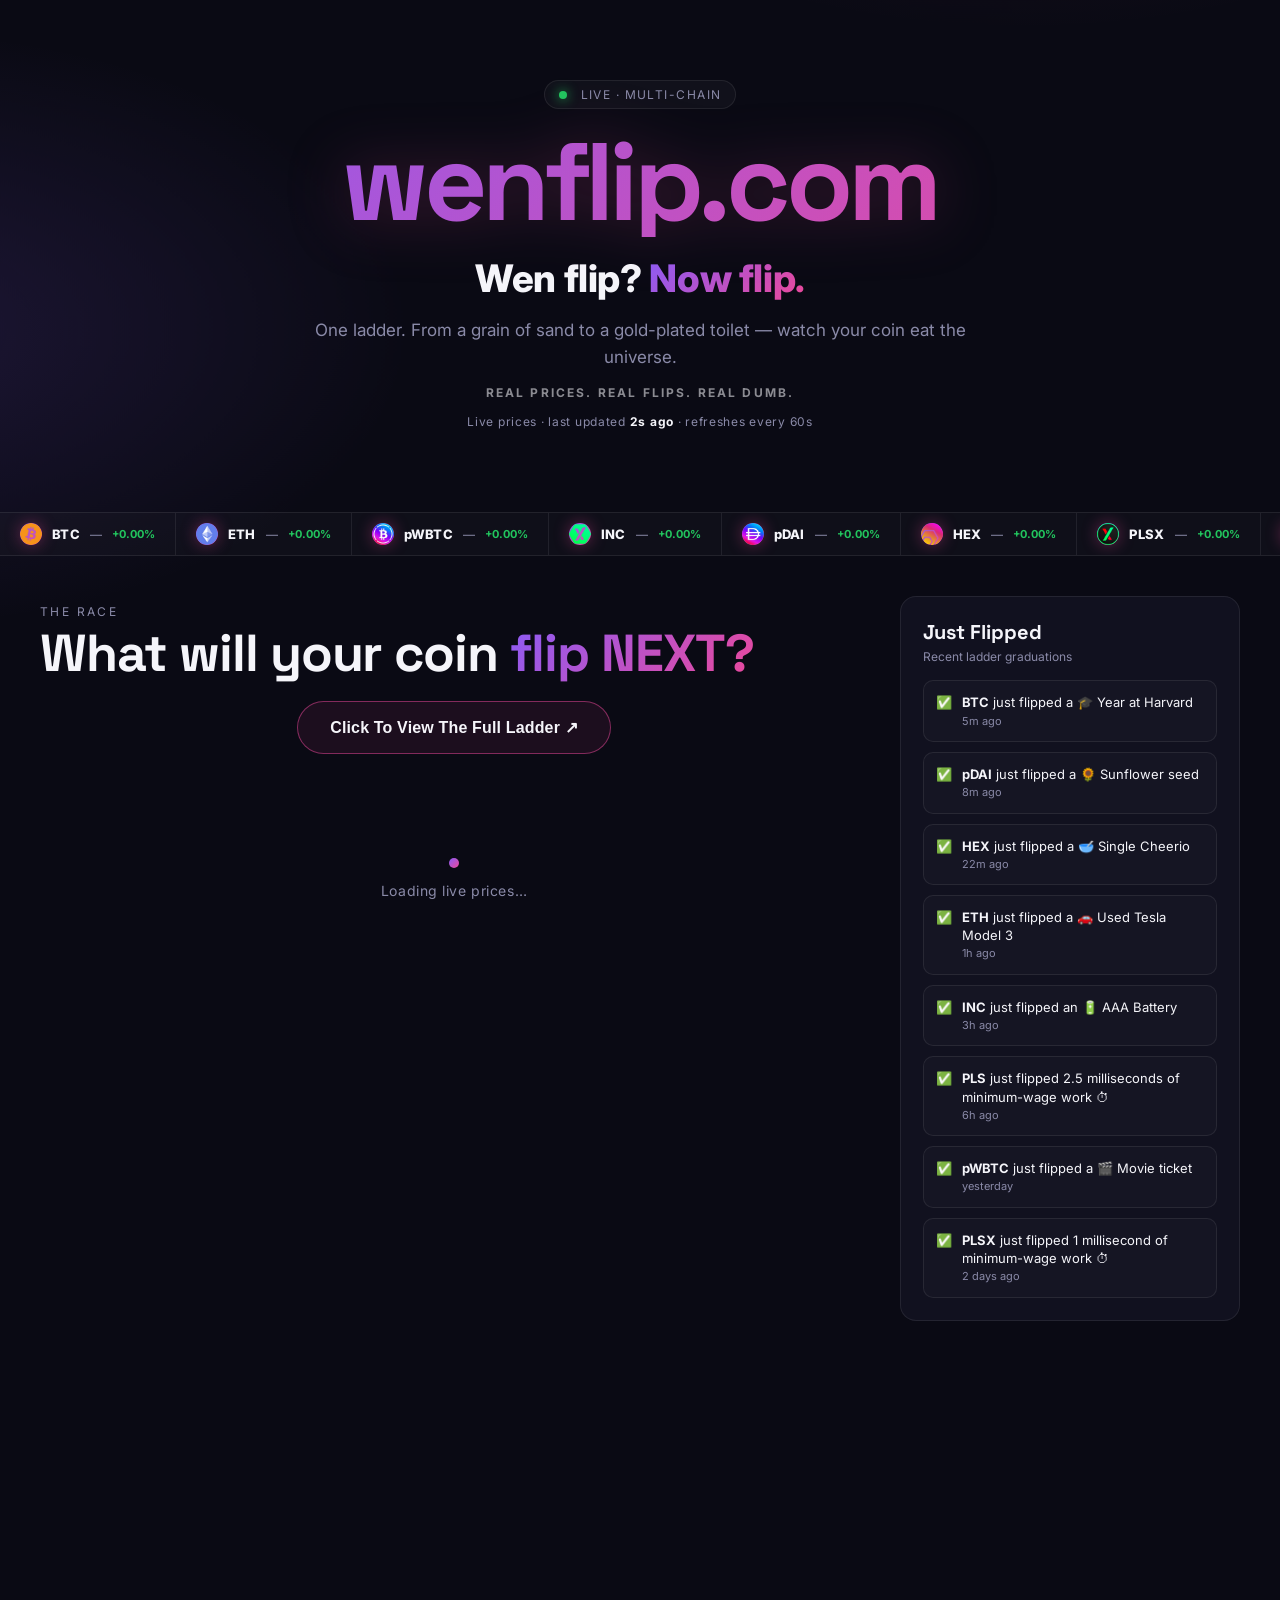
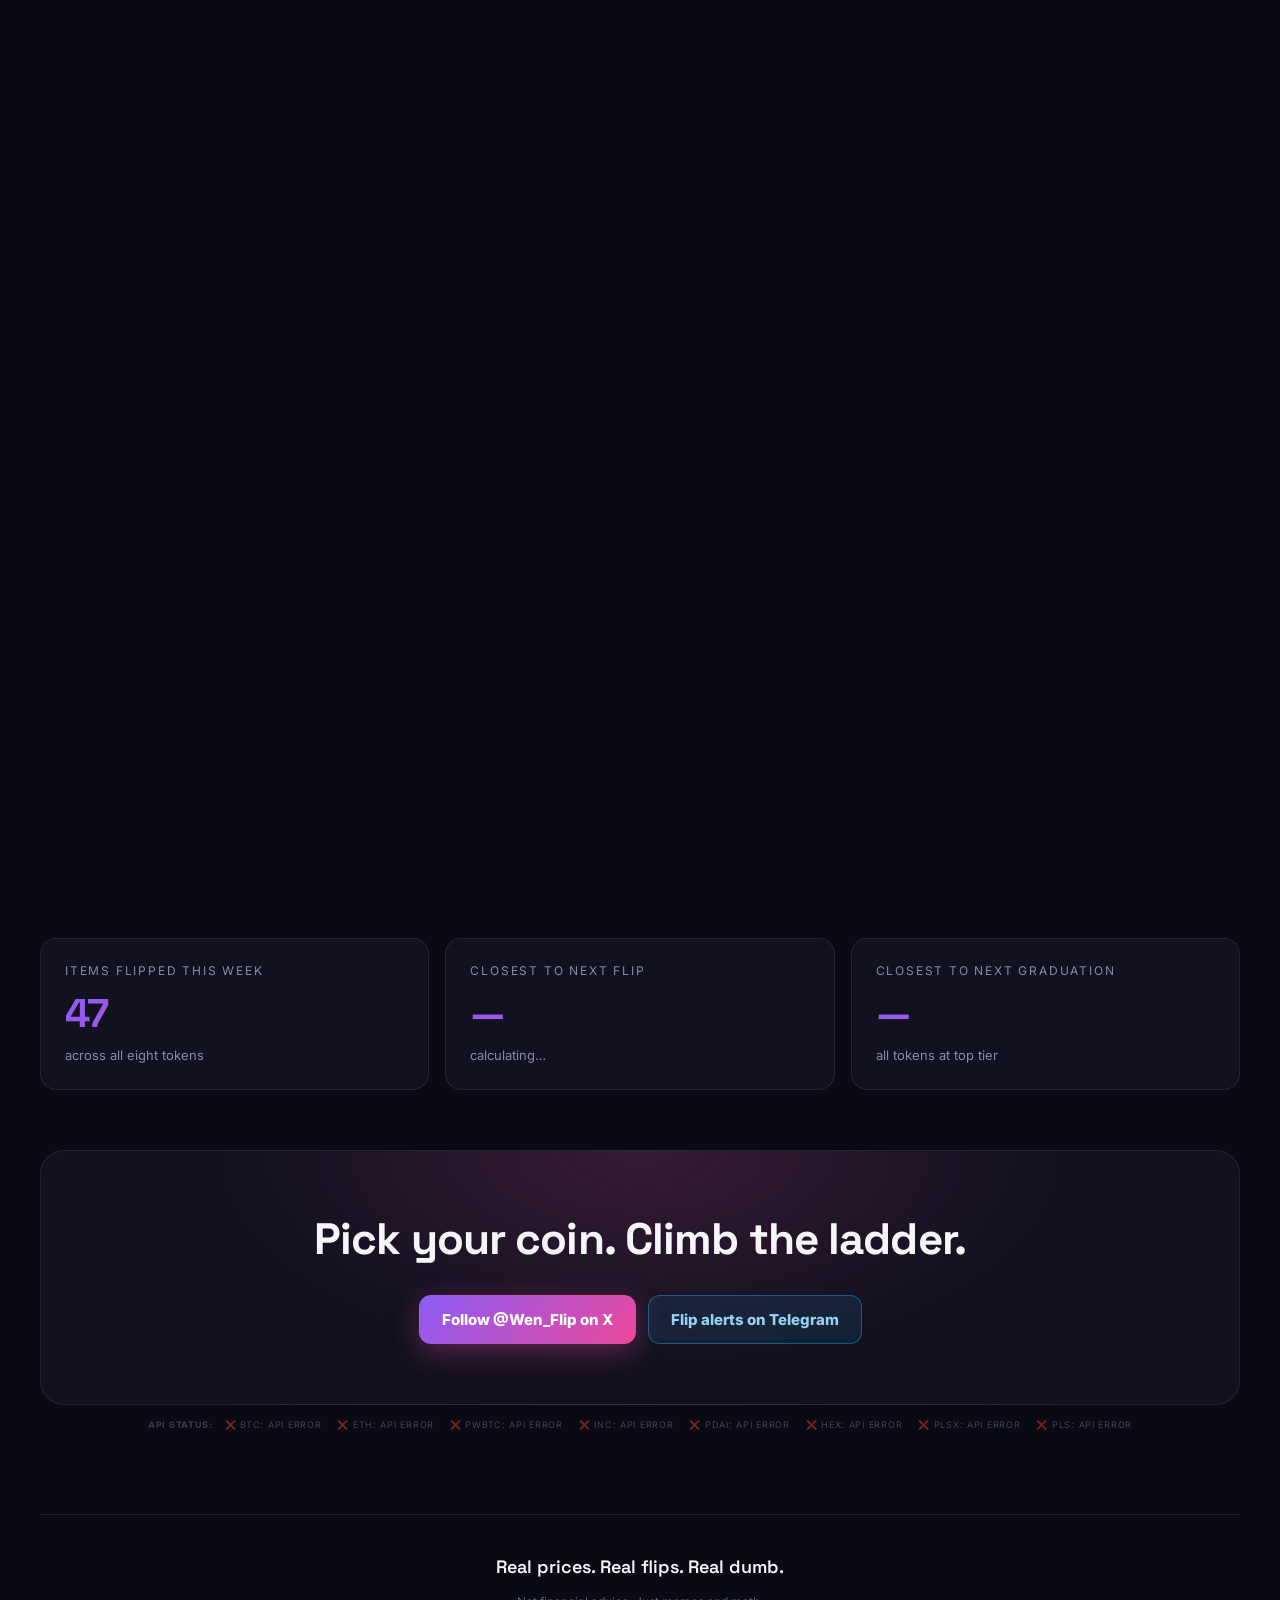
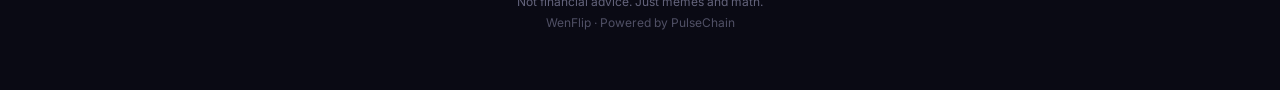
<file: wenflip (1) 16may26 lovable.html>
<!DOCTYPE html>
<html lang="en">
<!--
  wenflip.com — drop this folder on Cloudflare Pages:
  /
  ├── index.html       (this file)
  ├── sitemap.xml
  ├── robots.txt
  └── logos/
      ├── BTC_logo.png
      ├── ETH_logo.png
      ├── HEX_Logo.png
      ├── INC_logo.png
      ├── PLS_Logo.png
      ├── PulseX_logo.png
      ├── pDAI_logo.png
      └── pwBTC_Logo.png
-->
<head>
<meta charset="UTF-8" />
<meta name="viewport" content="width=device-width, initial-scale=1.0" />

<!-- Primary meta tags -->
<title>wenflip.com — Wen flip? Now flip.</title>
<meta name="description" content="Your coin flips everyday objects. From a grain of sand to a gold-plated toilet. Real prices. Real flips. Real dumb." />
<link rel="canonical" href="https://wenflip.com/" />

<!-- Open Graph (Telegram, Discord, Slack, iMessage, LinkedIn, Facebook) -->
<meta property="og:type" content="website" />
<meta property="og:url" content="https://wenflip.com/" />
<meta property="og:title" content="wenflip.com — Wen flip? Now flip." />
<meta property="og:description" content="Your coin flips everyday objects. From a grain of sand to a gold-plated toilet. Real prices. Real flips. Real dumb." />
<meta property="og:site_name" content="wenflip.com" />

<!-- Twitter Card -->
<meta name="twitter:card" content="summary" />
<meta name="twitter:title" content="wenflip.com — Wen flip? Now flip." />
<meta name="twitter:description" content="Your coin flips everyday objects. From a grain of sand to a gold-plated toilet. Real prices. Real flips. Real dumb." />

<!-- Favicons & app icons -->
<link rel="icon" type="image/x-icon" href="/favicon.ico">
<link rel="icon" type="image/png" sizes="32x32" href="/favicon-32x32.png">
<link rel="icon" type="image/png" sizes="16x16" href="/favicon-16x16.png">
<link rel="apple-touch-icon" sizes="180x180" href="/apple-touch-icon.png">
<link rel="manifest" href="/site.webmanifest">
<meta name="theme-color" content="#a855f7">

<!-- Performance: preconnect to fonts + DexScreener API for faster first paint -->
<link rel="preconnect" href="https://fonts.googleapis.com">
<link rel="preconnect" href="https://fonts.gstatic.com" crossorigin>
<link rel="preconnect" href="https://api.dexscreener.com">
<link rel="dns-prefetch" href="https://api.dexscreener.com">
<link href="https://fonts.googleapis.com/css2?family=Space+Grotesk:wght@400;600;700&family=Inter:wght@400;600;800;900&display=swap" rel="stylesheet">
<style>
  :root {
    --bg: #0a0a14;
    --bg-2: #11111f;
    --bg-3: #161629;
    --text: #f5f5fa;
    --muted: #8a8aa8;
    --line: rgba(255,255,255,0.08);
    --purple: #8b5cf6;
    --pink: #ec4899;
    --green: #22c55e;
    --red: #ef4444;
    --gold: #fbbf24;
    --grad: linear-gradient(135deg, #8b5cf6 0%, #ec4899 100%);
    --grad-soft: linear-gradient(135deg, rgba(139,92,246,0.15), rgba(236,72,153,0.15));
  }
  * { box-sizing: border-box; margin: 0; padding: 0; }
  html, body { background: var(--bg); color: var(--text); font-family: 'Inter', system-ui, sans-serif; -webkit-font-smoothing: antialiased; }
  body {
    background:
      radial-gradient(1000px 600px at 80% -10%, rgba(236,72,153,0.12), transparent 60%),
      radial-gradient(900px 500px at -10% 10%, rgba(139,92,246,0.15), transparent 60%),
      var(--bg);
    min-height: 100vh;
    overflow-x: hidden;
  }
  a { color: inherit; text-decoration: none; }
  .container { max-width: 1240px; margin: 0 auto; padding: 0 20px; }

  .hero { padding: 80px 0 40px; text-align: center; position: relative; }
  .logo {
    font-family: 'Space Grotesk', sans-serif;
    font-weight: 700;
    font-size: clamp(48px, 9vw, 110px);
    line-height: 1;
    background: var(--grad);
    -webkit-background-clip: text;
    background-clip: text;
    color: transparent;
    letter-spacing: -0.04em;
    filter: drop-shadow(0 0 30px rgba(236,72,153,0.25));
  }
  .tagline { margin-top: 18px; font-size: clamp(22px, 3.6vw, 38px); font-weight: 800; letter-spacing: -0.01em; }
  .subhead { margin: 16px auto 0; color: var(--muted); max-width: 680px; font-size: clamp(14px, 1.7vw, 17px); line-height: 1.6; }
  .subhead-mini {
    margin: 14px auto 0; color: rgba(245,245,250,0.55);
    font-size: 12px; font-weight: 700; letter-spacing: 0.18em; text-transform: uppercase;
  }
  .pulse-dot {
    display: inline-block; width: 8px; height: 8px; border-radius: 50%;
    background: var(--green); box-shadow: 0 0 12px var(--green);
    margin-right: 8px; vertical-align: middle;
    animation: pulse 1.6s ease-in-out infinite;
  }
  @keyframes pulse { 0%,100%{opacity:1;transform:scale(1)} 50%{opacity:.4;transform:scale(.8)} }
  .live-pill {
    display: inline-flex; align-items: center; gap: 6px;
    margin-bottom: 18px; padding: 6px 14px;
    border: 1px solid var(--line); border-radius: 999px;
    background: rgba(255,255,255,0.03);
    font-size: 12px; letter-spacing: 0.12em; text-transform: uppercase; color: var(--muted);
  }
  .updated {
    margin-top: 14px; color: var(--muted); font-size: 12px; letter-spacing: 0.06em;
    min-height: 18px; /* CLS: reserve line height so text appearance doesn't shift hero */
  }
  .updated b { color: var(--text); font-weight: 700; }

  /* CLS fix: ticker height reserved before content loads */
  .ticker-wrap {
    margin: 40px 0;
    border-top: 1px solid var(--line); border-bottom: 1px solid var(--line);
    background: rgba(255,255,255,0.02);
    overflow: hidden;
    min-height: 44px; /* matches rendered ticker row height */
  }
  .ticker { display: flex; gap: 0; align-items: stretch; animation: scroll 50s linear infinite; width: max-content; }
  @keyframes scroll { from{transform:translateX(0)} to{transform:translateX(-50%)} }
  .tick { display: flex; align-items: center; gap: 10px; padding: 10px 20px; border-right: 1px solid var(--line); white-space: nowrap; }
  .tick-sym { font-weight: 800; font-size: 13px; letter-spacing: 0.02em; }
  .tick-price { color: var(--muted); font-variant-numeric: tabular-nums; font-size: 12px; }
  .tick-chg { font-size: 11px; font-weight: 700; color: var(--green); }
  .tick-chg.neg { color: var(--red); }
  .tick-badge {
    width: 22px; height: 22px; border-radius: 50%;
    overflow: hidden;
    background: var(--grad);
    box-shadow: 0 0 16px rgba(236,72,153,0.4);
    flex-shrink: 0;
  }

  .logo-img {
    width: 100%; height: 100%;
    border-radius: 50%;
    object-fit: cover;
    display: block;
  }

  /* CLS fix: lock height of the API debug strip so it doesn't grow as statuses arrive */
  .api-debug {
    text-align: center; padding: 14px 12px 4px;
    font-size: 9px; letter-spacing: 0.08em; text-transform: uppercase;
    color: var(--muted); opacity: 0.45;
    background: transparent;
    min-height: 28px;
  }
  .api-debug span { display: inline-block; margin: 0 8px; }
  .api-debug .api-label { font-weight: 800; opacity: 0.8; margin-right: 4px; }

  .main-grid { display: grid; grid-template-columns: 1fr 340px; gap: 32px; margin-top: 40px; }
  @media (max-width: 960px) { .main-grid { grid-template-columns: 1fr; } }

  .section-eyebrow { color: var(--muted); font-size: 12px; letter-spacing: 0.2em; text-transform: uppercase; margin-bottom: 8px; }
  .section-title { font-family: 'Space Grotesk', sans-serif; font-size: clamp(32px, 5vw, 52px); font-weight: 700; letter-spacing: -0.02em; line-height: 1; }
  .section-title .grad { background: var(--grad); -webkit-background-clip: text; background-clip: text; color: transparent; }

  .tier-band {
    display: flex; align-items: center; gap: 12px;
    padding: 14px 18px; margin: 14px 0 0;
    border-radius: 14px;
    font-weight: 800; letter-spacing: 0.05em; text-transform: uppercase; font-size: 12px;
    border: 1px solid var(--line);
  }
  .tier-heavy   { background: linear-gradient(90deg, rgba(251,191,36,0.18), rgba(251,191,36,0.02)); color: #fde68a; border-color: rgba(251,191,36,0.3); }
  .tier-snack   { background: linear-gradient(90deg, rgba(34,197,94,0.18), rgba(34,197,94,0.02)); color: #bbf7d0; border-color: rgba(34,197,94,0.3); }
  .tier-absurd  { background: linear-gradient(90deg, rgba(236,72,153,0.18), rgba(236,72,153,0.02)); color: #fbcfe8; border-color: rgba(236,72,153,0.3); }
  .tier-dust    { background: linear-gradient(90deg, rgba(139,92,246,0.18), rgba(139,92,246,0.02)); color: #ddd6fe; border-color: rgba(139,92,246,0.3); }

  .feed-card { background: var(--bg-2); border: 1px solid var(--line); border-radius: 16px; padding: 22px; position: sticky; top: 20px; }
  .feed-card h3 { font-family: 'Space Grotesk', sans-serif; font-size: 20px; margin-bottom: 4px; }
  .feed-card .sub { color: var(--muted); font-size: 12px; margin-bottom: 16px; }
  .feed-list { display: flex; flex-direction: column; gap: 10px; }
  .feed-item {
    display: flex; align-items: flex-start; gap: 10px;
    padding: 12px; border-radius: 10px;
    background: rgba(255,255,255,0.02);
    border: 1px solid var(--line);
    font-size: 13px; line-height: 1.4;
    animation: slidein .5s ease-out both;
  }
  @keyframes slidein { from {opacity:0; transform: translateY(-6px)} to {opacity:1; transform:none} }
  .feed-item .check { color: var(--green); font-weight: 900; flex-shrink: 0; }
  .feed-item b { color: var(--text); }
  .feed-item time { display: block; color: var(--muted); font-size: 11px; margin-top: 2px; }

  .stats { margin-top: 60px; display: grid; grid-template-columns: repeat(3, 1fr); gap: 16px; }
  @media (max-width: 760px) { .stats { grid-template-columns: 1fr; } }
  .stat { background: var(--bg-2); border: 1px solid var(--line); border-radius: 16px; padding: 24px; position: relative; overflow: hidden; }
  .stat::after { content: ""; position: absolute; inset: 0; background: var(--grad-soft); opacity: 0; transition: opacity .3s ease; pointer-events: none; }
  .stat:hover::after { opacity: 1; }
  .stat .label { color: var(--muted); font-size: 12px; letter-spacing: 0.15em; text-transform: uppercase; }
  .stat .value { font-family: 'Space Grotesk', sans-serif; font-size: clamp(28px, 4vw, 40px); font-weight: 700; margin-top: 10px; background: var(--grad); -webkit-background-clip: text; background-clip: text; color: transparent; letter-spacing: -0.02em; }
  .stat .note { margin-top: 8px; color: var(--muted); font-size: 13px; min-height: 18px; }

  .cta {
    margin-top: 60px; text-align: center;
    padding: 60px 20px; border-radius: 24px;
    background:
      radial-gradient(600px 300px at 50% 0%, rgba(236,72,153,0.18), transparent 70%),
      var(--bg-2);
    border: 1px solid var(--line);
  }
  .cta h2 { font-family: 'Space Grotesk', sans-serif; font-size: clamp(28px, 4.5vw, 44px); font-weight: 700; letter-spacing: -0.02em; }
  .cta-buttons { margin-top: 28px; display: flex; flex-wrap: wrap; gap: 12px; justify-content: center; }
  .btn { display: inline-flex; align-items: center; gap: 8px; padding: 14px 22px; border-radius: 12px; font-weight: 800; font-size: 15px; border: 1px solid var(--line); transition: transform .15s ease, box-shadow .2s ease; }
  .btn:hover { transform: translateY(-2px); }
  .btn-primary { background: var(--grad); border-color: transparent; color: white; box-shadow: 0 8px 30px rgba(236,72,153,0.35); }
  .btn-secondary { background: rgba(255,255,255,0.04); }
  .btn-telegram { background: rgba(34,158,217,0.12); border-color: rgba(34,158,217,0.45); color: #93d3f0; }
  .btn-telegram:hover { background: rgba(34,158,217,0.25); border-color: rgba(34,158,217,0.7); }

  .ladder-head { margin-top: 8px; }
  .ladder-head-cta { display: flex; justify-content: center; margin-top: 22px; }
  .view-full-btn {
    display: inline-flex; align-items: center; gap: 10px;
    padding: 16px 32px; border-radius: 999px;
    background: rgba(236,72,153,0.08);
    border: 1px solid rgba(236,72,153,0.5);
    color: var(--text); font-weight: 800; font-size: 16px; cursor: pointer;
    letter-spacing: 0.01em;
    transition: transform .15s ease, box-shadow .2s ease, background .2s ease, border-color .2s ease;
  }
  .view-full-btn:hover {
    background: var(--grad); border-color: transparent;
    box-shadow: 0 10px 40px rgba(236,72,153,0.45), 0 0 60px rgba(139,92,246,0.25);
    transform: translateY(-2px);
  }

  /* CLS fix: reserve clusters area so price load doesn't push everything down ~1600px */
  .clusters {
    margin-top: 24px;
    display: flex; flex-direction: column; gap: 28px;
    min-height: 1700px;
  }
  @media (max-width: 760px) {
    .clusters { min-height: 1900px; } /* mobile clusters stack taller */
  }
  .clusters-loading {
    display: flex; align-items: center; justify-content: center;
    flex-direction: column; gap: 14px;
    padding: 80px 20px;
    color: var(--muted);
    font-size: 14px; letter-spacing: 0.04em;
  }
  .clusters-loading .skel-dot {
    width: 10px; height: 10px; border-radius: 50%;
    background: var(--grad);
    animation: pulse 1.6s ease-in-out infinite;
  }
  .cluster {
    border: 1px solid var(--line); border-radius: 18px; overflow: hidden;
    background: linear-gradient(180deg, rgba(255,255,255,0.02), rgba(255,255,255,0));
    position: relative;
  }
  .cluster-divider {
    height: 1px; margin: 0 auto;
    background: linear-gradient(90deg, transparent, rgba(236,72,153,0.5), rgba(139,92,246,0.5), transparent);
    width: 70%;
  }

  .tier-tag {
    position: absolute; top: 10px; right: 12px; z-index: 3;
    display: inline-flex; align-items: center; gap: 5px;
    padding: 4px 10px; border-radius: 999px;
    font-size: 10px; font-weight: 800; letter-spacing: 0.12em;
    text-transform: uppercase;
    backdrop-filter: blur(4px);
    pointer-events: none;
    user-select: none;
  }
  .tier-tag.heavyweight { background: rgba(251,191,36,0.18); border: 1px solid rgba(251,191,36,0.45); color: #fde68a; }
  .tier-tag.snack       { background: rgba(34,197,94,0.18);  border: 1px solid rgba(34,197,94,0.45);  color: #bbf7d0; }
  .tier-tag.absurd_floor{ background: rgba(236,72,153,0.18); border: 1px solid rgba(236,72,153,0.45); color: #fbcfe8; }
  .tier-tag.time        { background: rgba(139,92,246,0.18); border: 1px solid rgba(139,92,246,0.45); color: #ddd6fe; }
  @media (max-width: 600px) {
    .tier-tag { top: 8px; right: 8px; padding: 3px 8px; font-size: 9px; }
  }

  .star {
    display: inline-block; margin-left: 6px;
    font-size: 0.95em;
    filter: drop-shadow(0 0 6px rgba(251,191,36,0.6));
    cursor: help;
  }

  .crow {
    display: grid; grid-template-columns: 48px 1fr 140px;
    align-items: center; gap: 14px; padding: 16px 20px;
  }
  .crow.next  { border-bottom: 1px dashed var(--line); opacity: 0.92; }
  .crow.prev  { border-top: 1px dashed var(--line); opacity: 0.78; }
  .crow.featured { background: linear-gradient(90deg, rgba(251,191,36,0.07), rgba(251,191,36,0.01)); }
  .crow .arrow { font-size: 12px; letter-spacing: 0.18em; text-transform: uppercase; color: var(--muted); font-weight: 800; text-align:center; }
  .crow .cname { font-weight: 600; font-size: 15px; line-height: 1.4; }
  .crow .cprice { color: var(--muted); font-variant-numeric: tabular-nums; font-size: 14px; text-align: right; }

  .token-row {
    display: grid; grid-template-columns: 48px 1fr auto;
    align-items: center; gap: 14px;
    padding: 22px 20px;
    background: linear-gradient(90deg, rgba(139,92,246,0.22), rgba(236,72,153,0.18));
    border-top: 1px solid rgba(236,72,153,0.35);
    border-bottom: 1px solid rgba(139,92,246,0.35);
    box-shadow: inset 0 0 30px rgba(236,72,153,0.12), 0 0 24px rgba(139,92,246,0.18);
    position: relative;
    cursor: pointer;
    transition: background .2s ease, box-shadow .2s ease, transform .15s ease;
  }
  .token-row:hover {
    background: linear-gradient(90deg, rgba(139,92,246,0.30), rgba(236,72,153,0.26));
    box-shadow: inset 0 0 30px rgba(236,72,153,0.18), 0 0 40px rgba(139,92,246,0.32);
    transform: translateY(-1px);
  }
  .token-row::before {
    content:""; position:absolute; inset:0; pointer-events:none;
    background: radial-gradient(400px 80px at 50% 50%, rgba(236,72,153,0.18), transparent 70%);
  }
  .token-row::after {
    content: "↗ View on ladder";
    position: absolute; top: 8px; left: 16px;
    font-size: 9px; font-weight: 800; letter-spacing: 0.15em;
    text-transform: uppercase; color: rgba(245,245,250,0.4);
    pointer-events: none;
    opacity: 0; transition: opacity .2s ease;
  }
  .token-row:hover::after { opacity: 1; }
  .token-row .tbadge {
    width: 44px; height: 44px; border-radius: 50%;
    overflow: hidden;
    background: var(--grad);
    box-shadow: 0 0 22px rgba(236,72,153,0.55);
    animation: glow 2.5s ease-in-out infinite;
    flex-shrink: 0;
  }
  @keyframes glow {
    0%,100% { box-shadow: 0 0 12px rgba(139,92,246,0.4); }
    50%     { box-shadow: 0 0 22px rgba(236,72,153,0.7); }
  }
  .token-row .tinfo { display: flex; flex-direction: column; gap: 4px; }
  .token-row .tsym { font-family: 'Space Grotesk', sans-serif; font-size: 22px; font-weight: 800; letter-spacing: -0.01em; }
  .token-row .tsub { color: rgba(245,245,250,0.85); font-size: 13px; font-weight: 600; }
  .token-row .tprice { font-family: 'Space Grotesk', sans-serif; font-size: 22px; font-weight: 800; font-variant-numeric: tabular-nums; }
  .token-row .tchg { font-size: 13px; font-weight: 800; margin-top: 4px; }
  .tchg.pos { color: #86efac; }
  .tchg.neg { color: #fca5a5; }
  .tright { text-align: right; }

  @media (max-width: 600px) {
    .crow { grid-template-columns: 36px 1fr auto; padding: 12px 14px; gap: 10px; }
    .crow .cprice { font-size: 12px; }
    .token-row { grid-template-columns: 44px 1fr auto; padding: 16px 14px; }
    .token-row .tsym, .token-row .tprice { font-size: 18px; }
    .token-row::after { display: none; }
    .view-full-btn { padding: 12px 18px; font-size: 14px; }
  }

  .modal-backdrop {
    position: fixed; inset: 0; z-index: 100;
    background: rgba(10,10,20,0.78); backdrop-filter: blur(6px);
    display: none; align-items: center; justify-content: center; padding: 20px;
  }
  .modal-backdrop.open { display: flex; animation: fadeIn .2s ease; }
  @keyframes fadeIn { from {opacity:0} to {opacity:1} }
  .modal {
    width: min(820px, 100%); max-height: 90vh; display: flex; flex-direction: column;
    background: var(--bg-2);
    border: 1px solid rgba(236,72,153,0.3);
    border-radius: 20px; overflow: hidden;
    box-shadow: 0 20px 80px rgba(236,72,153,0.25), 0 0 0 1px rgba(139,92,246,0.2) inset;
    position: relative;
  }
  .modal::before {
    content:""; position:absolute; inset:0; pointer-events:none; border-radius: 20px;
    background: radial-gradient(600px 200px at 50% 0%, rgba(236,72,153,0.18), transparent 70%);
  }
  .modal-head {
    display: flex; align-items: center; justify-content: space-between;
    padding: 20px 24px; border-bottom: 1px solid var(--line);
    background: linear-gradient(90deg, rgba(139,92,246,0.12), rgba(236,72,153,0.12));
    position: relative; z-index: 1;
  }
  .modal-head h3 { font-family: 'Space Grotesk', sans-serif; font-size: 22px; font-weight: 700; }
  .modal-head .sub { color: var(--muted); font-size: 12px; letter-spacing: 0.1em; text-transform: uppercase; margin-top: 4px; }
  .modal-close {
    width: 36px; height: 36px; border-radius: 50%;
    border: 1px solid var(--line); background: rgba(255,255,255,0.04); color: var(--text);
    cursor: pointer; font-size: 18px; line-height: 1;
  }
  .modal-close:hover { background: var(--grad); border-color: transparent; }
  .modal-body { overflow-y: auto; padding: 8px 0 80px; position: relative; z-index: 1; scroll-behavior: smooth;}
  .modal-body .tier-band { margin: 14px 18px 6px; }
  .modal-body .frung {
    display: grid; grid-template-columns: 36px 1fr 130px auto;
    align-items: center; gap: 12px; padding: 10px 24px;
    border-bottom: 1px solid rgba(255,255,255,0.04);
    font-size: 14px;
    transition: background .3s ease;
  }
  .modal-body .frung:hover { background: rgba(255,255,255,0.03); }
  .modal-body .frung.has { background: linear-gradient(90deg, rgba(139,92,246,0.12), rgba(236,72,153,0.06)); }
  .modal-body .frung.featured {
    background: linear-gradient(90deg, rgba(251,191,36,0.10), rgba(251,191,36,0.02));
  }
  .modal-body .frung.featured.has {
    background: linear-gradient(90deg, rgba(139,92,246,0.16), rgba(236,72,153,0.08));
    border-left: 3px solid rgba(251,191,36,0.6);
  }
  /* ZOOM target pulse — applied via JS when modal scrolls to a specific rung */
  .modal-body .frung.zoom-target {
    animation: zoomPulse 1.6s ease-in-out 2;
  }
  @keyframes zoomPulse {
    0%   { box-shadow: inset 0 0 0 0 rgba(236,72,153,0.0), 0 0 0 0 rgba(236,72,153,0.0); }
    30%  { box-shadow: inset 0 0 60px 0 rgba(236,72,153,0.35), 0 0 30px 4px rgba(236,72,153,0.45); }
    60%  { box-shadow: inset 0 0 40px 0 rgba(139,92,246,0.28), 0 0 25px 3px rgba(139,92,246,0.35); }
    100% { box-shadow: inset 0 0 0 0 rgba(236,72,153,0.0), 0 0 0 0 rgba(236,72,153,0.0); }
  }
  .modal-body .frung .fe { text-align: center; opacity: .7; }
  .modal-body .frung .fp { color: var(--muted); font-variant-numeric: tabular-nums; text-align: right; font-size: 13px; }
  .modal-body .ftokens { display: flex; gap: 4px; justify-content: flex-end; }
  .ftok {
    width: 26px; height: 26px; border-radius: 50%;
    overflow: hidden;
    background: var(--grad);
    box-shadow: 0 0 12px rgba(236,72,153,0.5);
    flex-shrink: 0;
  }
  .back-top {
    position: absolute; bottom: 18px; right: 18px; z-index: 2;
    padding: 10px 16px; border-radius: 999px;
    background: var(--grad); color: white; font-weight: 800; font-size: 12px;
    border: none; cursor: pointer; box-shadow: 0 8px 30px rgba(236,72,153,0.4);
  }

  footer { margin-top: 80px; padding: 40px 0 60px; border-top: 1px solid var(--line); text-align: center; color: var(--muted); font-size: 13px; }
  footer .ftag { font-family: 'Space Grotesk', sans-serif; font-size: 18px; font-weight: 600; color: var(--text); margin-bottom: 14px; }
  footer .flinks { display: flex; gap: 18px; justify-content: center; margin: 12px 0; }
  footer .flinks a:hover { color: var(--text); }
  footer .disc { margin-top: 16px; font-size: 12px; opacity: 0.7; }
</style>
</head>
<body>

<header class="hero container">
  <span class="live-pill"><span class="pulse-dot"></span>Live · Multi-chain</span>
  <h1 class="logo">wenflip.com</h1>
  <p class="tagline">Wen flip? <span style="background:var(--grad);-webkit-background-clip:text;background-clip:text;color:transparent;">Now flip.</span></p>
  <p class="subhead">One ladder. From a grain of sand to a gold-plated toilet — watch your coin eat the universe.</p>
  <p class="subhead-mini">Real prices. Real flips. Real dumb.</p>
  <p class="updated" id="updated">Fetching live prices…</p>
</header>

<div class="ticker-wrap">
  <div class="ticker" id="ticker"></div>
</div>

<div class="container">
  <div class="main-grid">
    <section>
      <div class="ladder-head">
        <div>
          <div class="section-eyebrow">The Race</div>
          <h2 class="section-title">What will your coin <span class="grad">flip NEXT?</span></h2>
        </div>
      </div>
      <div class="ladder-head-cta">
        <button class="view-full-btn" id="openFull">
          Click To View The Full Ladder ↗
        </button>
      </div>
      <div class="clusters" id="clusters">
        <div class="clusters-loading">
          <span class="skel-dot"></span>
          <span>Loading live prices…</span>
        </div>
      </div>
    </section>

    <aside>
      <div class="feed-card">
        <h3>Just Flipped</h3>
        <div class="sub">Recent ladder graduations</div>
        <div class="feed-list" id="feed"></div>
      </div>
    </aside>
  </div>

  <section class="stats">
    <div class="stat">
      <div class="label">Items flipped this week</div>
      <div class="value">47</div>
      <div class="note">across all eight tokens</div>
    </div>
    <div class="stat">
      <div class="label">Closest to next flip</div>
      <div class="value" id="closestSym">—</div>
      <div class="note" id="closestNote">calculating…</div>
    </div>
    <div class="stat">
      <div class="label">Closest to next graduation</div>
      <div class="value" id="gradSym">—</div>
      <div class="note" id="gradNote">calculating…</div>
    </div>
  </section>

  <section class="cta">
    <h2>Pick your coin. Climb the ladder.</h2>
    <div class="cta-buttons">
      <a class="btn btn-primary" href="https://x.com/Wen_Flip" target="_blank" rel="noopener">Follow @Wen_Flip on X</a>
      <a class="btn btn-telegram" href="https://t.me/wen_flip" target="_blank" rel="noopener">Flip alerts on Telegram</a>
    </div>
  </section>

  <div class="api-debug" id="apiDebug"><span class="api-label">API Status:</span>initializing…</div>

  <footer>
    <div class="ftag">Real prices. Real flips. Real dumb.</div>
    <div class="disc">Not financial advice. Just memes and math.</div>
    <div class="disc" style="margin-top:6px;opacity:0.55;">WenFlip · Powered by PulseChain</div>
  </footer>
</div>

<script>
  // ==== TOKEN CONFIG ====
  const TOKENS = [
    { sym: 'BTC',   name: 'Bitcoin',   chain: 'ethereum',   pairAddress: '0x4585fe77225b41b697c938b018e2ac67ac5a20c0', target: 1000000, logo: './logos/BTC_logo.png',     chartUrl: 'https://dexscreener.com/ethereum/0x4585fe77225b41b697c938b018e2ac67ac5a20c0' },
    { sym: 'ETH',   name: 'Ethereum',  chain: 'bsc',        pairAddress: '0x531febfeb9a61d948c384acfbe6dcc51057aea7e', target: 1000000, logo: './logos/ETH_logo.png',     chartUrl: 'https://dexscreener.com/bsc/0x531febfeb9a61d948c384acfbe6dcc51057aea7e' },
    { sym: 'pWBTC', name: 'pWBTC',     chain: 'pulsechain', pairAddress: '0x46E27Ea3A035FfC9e6d6D56702CE3D208FF1e58c', target: 80000,   logo: './logos/pwBTC_Logo.png',   chartUrl: 'https://dexscreener.com/pulsechain/0x46E27Ea3A035FfC9e6d6D56702CE3D208FF1e58c' },
    { sym: 'INC',   name: 'Incentive', chain: 'pulsechain', pairAddress: '0xf808bb6265e9ca27002c0a04562bf50d4fe37eaa', target: 1.00,    logo: './logos/INC_logo.png',     chartUrl: 'https://dexscreener.com/pulsechain/0xf808bb6265e9ca27002c0a04562bf50d4fe37eaa' },
    { sym: 'pDAI',  name: 'pDAI',      chain: 'pulsechain', pairAddress: '0xfc64556faa683e6087f425819c7ca3c558e13ac1', target: 1.00,    logo: './logos/pDAI_logo.png',    chartUrl: 'https://dexscreener.com/pulsechain/0xfc64556faa683e6087f425819c7ca3c558e13ac1' },
    { sym: 'HEX',   name: 'HEX',       chain: 'pulsechain', pairAddress: '0xf1f4ee610b2babb05c635f726ef8b0c568c8dc65', target: 10.00,   logo: './logos/HEX_Logo.png',     chartUrl: 'https://dexscreener.com/pulsechain/0xf1f4ee610b2babb05c635f726ef8b0c568c8dc65' },
    { sym: 'PLSX',  name: 'PulseX',    chain: 'pulsechain', pairAddress: '0x1b45b9148791d3a104184cd5dfe5ce57193a3ee9', target: 1.00,    logo: './logos/PulseX_logo.png',  chartUrl: 'https://dexscreener.com/pulsechain/0x1b45b9148791d3a104184cd5dfe5ce57193a3ee9' },
    { sym: 'PLS',   name: 'Pulse',     chain: 'pulsechain', pairAddress: '0xe56043671df55de5cdf8459710433c10324de0ae', target: 1.00,    logo: './logos/PLS_Logo.png',     chartUrl: 'https://dexscreener.com/pulsechain/0xe56043671df55de5cdf8459710433c10324de0ae' },
  ];
  const state = TOKENS.map(t => ({ ...t, price: null, chg: 0, status: 'pending', error: null }));

  // ==== LADDER (with $51 Magic Wand, time rungs deduped) ====
  const LADDER = [
    { price: 390000, name: "Rolls Royce Ghost (fully optioned)", tier: "heavyweight" },
    { price: 380000, name: "Thoroughbred racehorse (Keeneland average yearling)", tier: "heavyweight" },
    { price: 350000, name: "Rolls Royce Ghost (base, new)", tier: "heavyweight" },
    { price: 315000, name: "Cost of raising one child to age 18 (USDA estimate)", tier: "heavyweight" },
    { price: 300000, name: "Used Cessna Citation (entry-level private jet)", tier: "heavyweight" },
    { price: 280000, name: "One year of 24/7 personal security detail", tier: "heavyweight" },
    { price: 258000, name: "Lamborghini Urus (base, new)", tier: "heavyweight" },
    { price: 240000, name: "Lamborghini Huracán (entry, new)", tier: "heavyweight" },
    { price: 220000, name: "Ferrari Roma (base, new)", tier: "heavyweight" },
    { price: 190000, name: "One of Kim & Kanye's four gold-plated Bel Air toilets", tier: "heavyweight" },
    { price: 180000, name: "Gold-plated bathtub (bespoke commission)", tier: "heavyweight" },
    { price: 170000, name: "A forgettable abstract painting at Christie's", tier: "heavyweight" },
    { price: 160000, name: "One year at Phillips Exeter Academy (boarding)", tier: "heavyweight" },
    { price: 150000, name: "Full Beverly Hills plastic surgery makeover", tier: "heavyweight" },
    { price: 140000, name: "One year of luxury nursing home (private room)", tier: "heavyweight" },
    { price: 130000, name: "Full gestational surrogacy in the USA", tier: "heavyweight" },
    { price: 120000, name: "One year of live-in nanny (NYC)", tier: "heavyweight" },
    { price: 115000, name: "Porsche 911 Carrera (base, new)", tier: "heavyweight" },
    { price: 110000, name: "Gold toilet (18-karat, functional)", tier: "heavyweight" },
    { price: 100000, name: "Madonna's mailed underwear (2017 auction starting bid)", tier: "heavyweight", featured: true },
    { price: 90000, name: "Full-mouth dental implants (all teeth)", tier: "heavyweight" },
    { price: 87000, name: "One year at Harvard (full cost of attendance)", tier: "heavyweight" },
    { price: 60000, name: "Down payment on a house", tier: "heavyweight" },
    { price: 52000, name: "Used Porsche 911 (decent year)", tier: "heavyweight" },
    { price: 48000, name: "Average new car (industry average)", tier: "heavyweight" },
    { price: 45000, name: "Full IVF package (3 cycles)", tier: "heavyweight" },
    { price: 43000, name: "One epic bachelor Vegas weekend (party of 12)", tier: "heavyweight" },
    { price: 40000, name: "Tesla Model 3", tier: "heavyweight" },
    { price: 35000, name: "One year of NYC private preschool", tier: "heavyweight" },
    { price: 30000, name: "Wedding photographer (high-end with video)", tier: "heavyweight" },
    { price: 25000, name: "New compact car", tier: "heavyweight" },
    { price: 22000, name: "Average wedding (small, intimate)", tier: "heavyweight" },
    { price: 20000, name: "Engagement ring (nicer)", tier: "heavyweight" },
    { price: 18000, name: "Used motorcycle (mid-tier touring)", tier: "heavyweight" },
    { price: 16000, name: "One year of average US daycare", tier: "heavyweight" },
    { price: 14000, name: "Two weeks at a luxury all-inclusive resort", tier: "heavyweight" },
    { price: 13500, name: "One year of state college tuition (in-state)", tier: "heavyweight" },
    { price: 12000, name: "Hermès Birkin bag", tier: "heavyweight" },
    { price: 10000, name: "Engagement ring (modest)", tier: "heavyweight" },
    { price: 8500, name: "One year of public university tuition (in-state)", tier: "heavyweight" },
    { price: 7500, name: "Rhinoplasty (nose job)", tier: "heavyweight" },
    { price: 6500, name: "One BBL (Brazilian Butt Lift)", tier: "heavyweight" },
    { price: 6000, name: "Used car (rough condition)", tier: "heavyweight" },
    { price: 5500, name: "Super Bowl ticket (nosebleeds)", tier: "heavyweight", featured: true },
    { price: 5500, name: "Bottle of Pappy Van Winkle 23", tier: "heavyweight", featured: true },
    { price: 5000, name: "Invisalign treatment (full)", tier: "heavyweight" },
    { price: 5000, name: "One Lambo wheel rim", tier: "heavyweight" },
    { price: 3500, name: "Mountain bike", tier: "heavyweight" },
    { price: 3200, name: "C-section copay", tier: "heavyweight" },
    { price: 2600, name: "One coffin (mid-range)", tier: "heavyweight" },
    { price: 2500, name: "Epidural during birth", tier: "heavyweight", featured: true },
    { price: 2400, name: "CrossFit annual membership", tier: "heavyweight" },
    { price: 2200, name: "One LASIK eye (per eye)", tier: "heavyweight" },
    { price: 2100, name: "One sterilization procedure (out of pocket)", tier: "heavyweight" },
    { price: 2000, name: "Decent laptop", tier: "heavyweight" },
    { price: 1800, name: "One uninsured ER visit (minor)", tier: "heavyweight" },
    { price: 1650, name: "One veneer (per tooth)", tier: "heavyweight" },
    { price: 1500, name: "Annual car insurance (cheap)", tier: "heavyweight" },
    { price: 1400, name: "New gaming console", tier: "heavyweight" },
    { price: 1300, name: "IUD insertion (out of pocket)", tier: "heavyweight", featured: true },
    { price: 1250, name: "One root canal", tier: "heavyweight" },
    { price: 1200, name: "Year of college textbooks", tier: "heavyweight" },
    { price: 1150, name: "One CoolSculpting session", tier: "heavyweight" },
    { price: 1100, name: "One vasectomy", tier: "heavyweight", featured: true },
    { price: 1050, name: "One dental crown", tier: "heavyweight" },
    { price: 1000, name: "Funeral plot (cheap)", tier: "heavyweight" },
    { price: 950, name: "Cremation (basic)", tier: "snack" },
    { price: 900, name: "Weekend Airbnb", tier: "snack" },
    { price: 880, name: "One year of premium pet insurance", tier: "snack" },
    { price: 875, name: "One month's rent (small midwest town)", tier: "snack" },
    { price: 850, name: "One year of average insurance copays", tier: "snack" },
    { price: 750, name: "Wedding band (men's, plain)", tier: "snack" },
    { price: 650, name: "Used iPhone", tier: "snack" },
    { price: 620, name: "One full lip filler session", tier: "snack" },
    { price: 600, name: "One year of birth control pills (cash)", tier: "snack" },
    { price: 425, name: "Round-trip domestic flight", tier: "snack" },
    { price: 420, name: "One eyebrow microblading session", tier: "snack" },
    { price: 415, name: "Wisdom tooth removal (per tooth)", tier: "snack" },
    { price: 410, name: "Bottle of Macallan 18", tier: "snack" },
    { price: 405, name: "Vegas night at the Bellagio", tier: "snack" },
    { price: 400, name: "One non-surgical cosmetic session", tier: "snack" },
    { price: 275, name: "Nice dinner for two", tier: "snack" },
    { price: 260, name: "One shot of Ozempic (per dose)", tier: "snack", featured: true },
    { price: 250, name: "Roomba (basic)", tier: "snack" },
    { price: 245, name: "One BBL consultation", tier: "snack" },
    { price: 240, name: "One year of ChatGPT Plus", tier: "snack" },
    { price: 240, name: "One year of Xbox Game Pass Ultimate", tier: "snack" },
    { price: 230, name: "One year of Notion AI", tier: "snack" },
    { price: 215, name: "One year of Netflix (standard)", tier: "snack" },
    { price: 210, name: "One bag of designer pre-workout supplement", tier: "snack" },
    { price: 205, name: "One year of LinkedIn Premium", tier: "snack" },
    { price: 204, name: "One year of Disney+ (no ads)", tier: "snack" },
    { price: 200, name: "Cameo from someone you've heard of", tier: "snack" },
    { price: 200, name: "Bottle of Dom Pérignon", tier: "snack" },
    { price: 195, name: "IV drip wellness session", tier: "snack" },
    { price: 190, name: "One hour with a private chef", tier: "snack" },
    { price: 184, name: "One emergency contraception ER copay", tier: "snack" },
    { price: 180, name: "One Costco run that got out of hand", tier: "snack" },
    { price: 179, name: "AirPods (with ANC)", tier: "snack" },
    { price: 175, name: "One year of Audible", tier: "snack" },
    { price: 170, name: "One night at a bougie hot pot restaurant", tier: "snack" },
    { price: 165, name: "One pair of Lululemon leggings", tier: "snack" },
    { price: 160, name: "Eyelash extension session", tier: "snack" },
    { price: 156, name: "One Spotify Premium year", tier: "snack" },
    { price: 155, name: "Therapy session (full cash price)", tier: "snack" },
    { price: 154, name: "One Substack subscription you regret", tier: "snack" },
    { price: 150, name: "Emotional support animal certification (online)", tier: "snack" },
    { price: 145, name: "One AI girlfriend monthly subscription", tier: "snack" },
    { price: 135, name: "One night at a Holiday Inn Express", tier: "snack" },
    { price: 130, name: "One paternity test", tier: "snack" },
    { price: 125, name: "Concert nosebleeds", tier: "snack" },
    { price: 120, name: "One Hulu year", tier: "snack" },
    { price: 118, name: "One Midjourney year", tier: "snack" },
    { price: 105, name: "Global Entry application", tier: "snack" },
    { price: 102, name: "Hamilton ticket (cheap)", tier: "snack" },
    { price: 100, name: "DNA test (23andMe)", tier: "snack" },
    { price: 98, name: "Ring doorbell", tier: "snack" },
    { price: 90, name: "Private massage (60 min)", tier: "snack" },
    { price: 85, name: "Pair of jeans", tier: "snack" },
    { price: 82, name: "TaskRabbit IKEA assembly", tier: "snack" },
    { price: 80, name: "TSA PreCheck", tier: "snack" },
    { price: 78, name: "One PlayStation Plus year", tier: "snack" },
    { price: 77, name: "Vegas night at a budget hotel", tier: "snack" },
    { price: 76, name: "One ChatGPT API top-up (moderate use month)", tier: "snack" },
    { price: 75, name: "Hello Fresh meal kit week", tier: "snack" },
    { price: 72, name: "Lyft surge ride at 2am", tier: "snack" },
    { price: 71, name: "One Uber Eats order at 2am", tier: "snack" },
    { price: 70, name: "Personal trainer session", tier: "snack" },
    { price: 68, name: "Sensory deprivation tank float", tier: "snack" },
    { price: 66, name: "One bag of premium CBD gummies", tier: "snack" },
    { price: 63, name: "One annual Costco membership", tier: "snack" },
    { price: 60, name: "Brazilian wax", tier: "snack" },
    { price: 58, name: "One mani-pedi combo", tier: "snack" },
    { price: 55, name: "Tank of gas", tier: "snack" },
    { price: 52, name: "One Equinox day pass", tier: "snack" },
    { price: 51, name: "One Magic Wand massager", tier: "snack", featured: true },
    { price: 50, name: "Sam's Club membership", tier: "snack" },
    { price: 49, name: "One Tinder Platinum month", tier: "snack" },
    { price: 48, name: "Plan B (full price OTC)", tier: "snack", featured: true },
    { price: 45, name: "Cryotherapy session", tier: "snack" },
    { price: 44, name: "One Peloton All-Access Membership month", tier: "snack" },
    { price: 40, name: "Steam game", tier: "snack" },
    { price: 40, name: "Cameo from a C-list celeb", tier: "snack" },
    { price: 38, name: "SoulCycle class", tier: "snack" },
    { price: 37, name: "Spray tan", tier: "snack" },
    { price: 35, name: "Annual gym membership (monthly)", tier: "snack" },
    { price: 34, name: "Pedicure", tier: "snack" },
    { price: 33, name: "DoorDash delivery (with all fees)", tier: "snack" },
    { price: 32, name: "Escape room (per person)", tier: "snack" },
    { price: 31, name: "Hinge premium month", tier: "snack" },
    { price: 30, name: "Tinder Gold month", tier: "snack" },
    { price: 29, name: "Axe-throwing session", tier: "snack" },
    { price: 27, name: "Large delivery pizza", tier: "snack" },
    { price: 26, name: "Bumble Boost month", tier: "snack" },
    { price: 25, name: "Uber ride across town", tier: "snack" },
    { price: 24, name: "One Erewhon smoothie", tier: "snack" },
    { price: 24, name: "CrossFit class drop-in", tier: "snack" },
    { price: 23, name: "Therapy session (typical copay)", tier: "snack" },
    { price: 22, name: "Planet Fitness Black Card month", tier: "snack" },
    { price: 21, name: "Budget haircut (Great Clips tier)", tier: "snack" },
    { price: 20, name: "Full-service car wash", tier: "snack" },
    { price: 19, name: "Round of drinks at a strip club", tier: "snack" },
    { price: 18.5, name: "One Claude Pro month", tier: "snack" },
    { price: 18, name: "Paperback book", tier: "snack" },
    { price: 17, name: "OnlyFans tip (avg)", tier: "snack", featured: true },
    { price: 15, name: "Movie ticket", tier: "snack" },
    { price: 14, name: "One Twitter Blue verification month", tier: "snack" },
    { price: 13, name: "Chipotle burrito", tier: "snack" },
    { price: 12, name: "Uniswap gas fee during peak (ETH)", tier: "snack" },
    { price: 11.5, name: "One Botox unit", tier: "snack", featured: true },
    { price: 11, name: "Pack of cigarettes", tier: "snack" },
    { price: 10.5, name: "OnlyFans subscription (avg)", tier: "snack", featured: true },
    { price: 10, name: "Bottle of poppers", tier: "snack" },
    { price: 8, name: "Round of mini golf", tier: "snack" },
    { price: 7.5, name: "Starbucks coffee", tier: "snack" },
    { price: 7, name: "Tinder profile boost", tier: "snack" },
    { price: 7, name: "Disposable vape pod", tier: "snack" },
    { price: 6, name: "Big Mac", tier: "snack" },
    { price: 5.5, name: "Mid-tier scratch-off ticket", tier: "snack" },
    { price: 5, name: "Postmates delivery fee", tier: "snack" },
    { price: 4.75, name: "Cheap cigar", tier: "snack" },
    { price: 4.5, name: "Mechanical bull ride", tier: "snack" },
    { price: 4.25, name: "Penny slot pull at max bet", tier: "snack" },
    { price: 4, name: "Pre-rolled cone", tier: "snack" },
    { price: 3.75, name: "Four Loko", tier: "snack" },
    { price: 3.5, name: "Greeting card", tier: "snack" },
    { price: 3.25, name: "Juul pod", tier: "snack" },
    { price: 3.2, name: "One ETH bridge transaction (L1→L2)", tier: "snack" },
    { price: 3.1, name: "Vape coil replacement", tier: "snack" },
    { price: 3, name: "MetaMask swap fee on ETH", tier: "snack" },
    { price: 3, name: "Disposable handcuffs (party-store)", tier: "snack" },
    { price: 2.9, name: "Blindfold from a sleep kit", tier: "snack" },
    { price: 2.85, name: "Mini bottle of liquor (airplane bottle)", tier: "snack" },
    { price: 2.75, name: "Can of Monster", tier: "snack" },
    { price: 2.6, name: "5-Hour Energy shot", tier: "snack" },
    { price: 2.5, name: "Liquid Death", tier: "snack" },
    { price: 2.4, name: "White Claw", tier: "snack" },
    { price: 2.3, name: "Truly seltzer", tier: "snack" },
    { price: 2, name: "Powerball ticket", tier: "snack" },
    { price: 1.95, name: "Scratch-off ticket (entry-tier)", tier: "snack" },
    { price: 1.85, name: "Pickle from 7-Eleven cooler", tier: "snack" },
    { price: 1.75, name: "Apple", tier: "snack" },
    { price: 1.65, name: "Slim Jim", tier: "snack" },
    { price: 1.55, name: "Trojan condom (single)", tier: "snack" },
    { price: 1.5, name: "Roll of toilet paper", tier: "snack" },
    { price: 1.5, name: "Hot Wheels car", tier: "snack" },
    { price: 1.45, name: "Pickle (from a jar)", tier: "snack" },
    { price: 1.25, name: "Reese's Cup", tier: "snack" },
    { price: 1.15, name: "Vending machine condom", tier: "snack" },
    { price: 1.1, name: "Pop Rocks package", tier: "snack" },
    { price: 1.05, name: "Claw machine attempt", tier: "snack" },
    { price: 1, name: "Karaoke song credit", tier: "snack" },
    { price: 0.98, name: "Single cigarette", tier: "snack" },
    { price: 0.95, name: "Strip club dollar bill (just the bill)", tier: "snack", featured: true },
    { price: 0.93, name: "Ovulation test strip", tier: "snack", featured: true },
    { price: 0.9, name: "Onion", tier: "snack" },
    { price: 0.88, name: "Pear", tier: "snack" },
    { price: 0.85, name: "AA battery", tier: "snack" },
    { price: 0.84, name: "One squirt of lube (per use, from a $25 bottle)", tier: "snack" },
    { price: 0.82, name: "Potato", tier: "snack" },
    { price: 0.8, name: "Generic Viagra pill (online pharmacy)", tier: "snack", featured: true },
    { price: 0.78, name: "Tomato", tier: "snack" },
    { price: 0.75, name: "Orange", tier: "snack" },
    { price: 0.73, name: "Postage stamp", tier: "snack" },
    { price: 0.65, name: "Juice box", tier: "snack" },
    { price: 0.6, name: "Pack of ramen", tier: "snack" },
    { price: 0.54, name: "One Adderall pill (10mg generic, with insurance)", tier: "snack" },
    { price: 0.52, name: "Lime", tier: "snack" },
    { price: 0.5, name: "Condom (from a 12-pack)", tier: "snack" },
    { price: 0.49, name: "One Viagra cut in half (married-man optimization)", tier: "snack" },
    { price: 0.48, name: "Lemon", tier: "snack" },
    { price: 0.45, name: "Disposable razor", tier: "snack" },
    { price: 0.42, name: "Nicotine gum", tier: "snack" },
    { price: 0.4, name: "Arcade game token", tier: "snack" },
    { price: 0.38, name: "CBD gummy", tier: "snack" },
    { price: 0.35, name: "AAA Battery", tier: "snack" },
    { price: 0.33, name: "Capri Sun", tier: "snack" },
    { price: 0.3, name: "Banana", tier: "snack" },
    { price: 0.28, name: "Gumball", tier: "snack" },
    { price: 0.25, name: "Single egg", tier: "snack" },
    { price: 0.23, name: "Nicotine pouch (Zyn)", tier: "snack" },
    { price: 0.22, name: "Bic pen", tier: "snack" },
    { price: 0.2, name: "Penny slot pull (min bet)", tier: "snack" },
    { price: 0.18, name: "Coin-op horse ride outside Walmart", tier: "snack" },
    { price: 0.17, name: "Intimate wipe", tier: "snack", featured: true },
    { price: 0.16, name: "Claw machine prize (cost basis)", tier: "snack" },
    { price: 0.15, name: "Single tortilla", tier: "snack" },
    { price: 0.14, name: "Snickers fun size", tier: "snack" },
    { price: 0.13, name: "Single Oreo", tier: "snack" },
    { price: 0.12, name: "Carrot", tier: "snack" },
    { price: 0.11, name: "Donut hole", tier: "snack" },
    { price: 0.095, name: "Tootsie Pop", tier: "snack" },
    { price: 0.09, name: "Dum Dum lollipop", tier: "snack" },
    { price: 0.085, name: "Stick of incense", tier: "snack" },
    { price: 0.08, name: "Slice of bread", tier: "snack" },
    { price: 0.075, name: "Soft pretzel bite", tier: "snack" },
    { price: 0.07, name: "Tea bag", tier: "snack" },
    { price: 0.065, name: "Tylenol tablet", tier: "snack" },
    { price: 0.06, name: "Melatonin gummy", tier: "snack" },
    { price: 0.055, name: "Listerine strip", tier: "snack" },
    { price: 0.05, name: "Pencil", tier: "snack" },
    { price: 0.048, name: "Solo cup", tier: "snack" },
    { price: 0.045, name: "Stick of gum", tier: "snack" },
    { price: 0.04, name: "Paper plate", tier: "snack" },
    { price: 0.038, name: "Plastic fork", tier: "snack" },
    { price: 0.035, name: "Vanilla wafer", tier: "snack" },
    { price: 0.033, name: "Bandaid", tier: "snack" },
    { price: 0.03, name: "Ketchup packet", tier: "snack" },
    { price: 0.028, name: "Hershey's Kiss", tier: "snack" },
    { price: 0.026, name: "Single Altoid mint", tier: "snack" },
    { price: 0.024, name: "Tums tablet", tier: "snack" },
    { price: 0.022, name: "Paper fortune from a fortune cookie", tier: "snack", featured: true },
    { price: 0.02, name: "Ibuprofen tablet", tier: "snack" },
    { price: 0.018, name: "Single Pringle", tier: "snack" },
    { price: 0.016, name: "Single Dorito", tier: "snack" },
    { price: 0.014, name: "Sugar packet", tier: "snack" },
    { price: 0.013, name: "Plastic spoon", tier: "snack" },
    { price: 0.012, name: "Popsicle stick", tier: "snack" },
    { price: 0.011, name: "Tootsie Roll mini", tier: "snack" },
    { price: 0.0105, name: "Bobby pin", tier: "snack" },
    { price: 0.01, name: "Thumbtack", tier: "snack" },
    { price: 0.0095, name: "Plastic straw", tier: "snack" },
    { price: 0.009, name: "Saltine cracker", tier: "snack" },
    { price: 0.0085, name: "Single pretzel stick", tier: "snack" },
    { price: 0.008, name: "Single napkin", tier: "snack" },
    { price: 0.0075, name: "Single coffee filter", tier: "snack" },
    { price: 0.007, name: "Single sheet of rolling paper", tier: "snack" },
    { price: 0.0065, name: "Paperclip", tier: "snack" },
    { price: 0.006, name: "Square of aluminum foil", tier: "snack" },
    { price: 0.0055, name: "Single Cheeto", tier: "snack" },
    { price: 0.005, name: "Q-tip", tier: "snack" },
    { price: 0.0045, name: "Sheet of printer paper", tier: "snack" },
    { price: 0.004, name: "Tic Tac", tier: "snack" },
    { price: 0.0038, name: "Single match", tier: "snack" },
    { price: 0.0035, name: "Rubber band", tier: "snack" },
    { price: 0.003, name: "Sheet of toilet paper", tier: "snack" },
    { price: 0.0028, name: "Single Skittle", tier: "snack" },
    { price: 0.0025, name: "Toothpick", tier: "snack" },
    { price: 0.0023, name: "Goldfish cracker", tier: "snack" },
    { price: 0.002, name: "Single M&M", tier: "snack" },
    { price: 0.0018, name: "Single coffee bean", tier: "snack" },
    { price: 0.0016, name: "Single sprinkle (large)", tier: "snack" },
    { price: 0.0014, name: "Sunflower seed", tier: "snack" },
    { price: 0.0012, name: "Single Cheerio", tier: "snack" },
    { price: 0.001, name: "Single staple", tier: "snack" },
    { price: 0.0008, name: "Froot Loop", tier: "absurd_floor" },
    { price: 0.0007, name: "Pinch of pepper", tier: "absurd_floor" },
    { price: 0.0006, name: "Single coffee ground", tier: "absurd_floor" },
    { price: 0.00055, name: "Single sprinkle (small)", tier: "absurd_floor" },
    { price: 0.0005, name: "Single eyelash", tier: "absurd_floor" },
    { price: 0.00045, name: "Piece of confetti", tier: "absurd_floor" },
    { price: 0.0004, name: "Grain of sugar", tier: "absurd_floor" },
    { price: 0.00035, name: "Grain of rice", tier: "absurd_floor" },
    { price: 0.0003, name: "Single mustard seed", tier: "absurd_floor" },
    { price: 0.00025, name: "Poppy seed", tier: "absurd_floor" },
    { price: 0.0002, name: "Sesame seed", tier: "absurd_floor" },
    { price: 0.00015, name: "Speck of dust", tier: "absurd_floor" },
    { price: 0.00012, name: "One PulseChain transaction", tier: "absurd_floor" },
    { price: 0.0001, name: "Grain of fine sand", tier: "absurd_floor" },
    { price: 0.00005, name: "≈ 25 seconds of US minimum-wage work", tier: "time" },
    { price: 0.00002, name: "≈ 10 seconds (a camera shutter click)", tier: "time" },
    { price: 0.00001, name: "≈ 5 seconds (a finger snap)", tier: "time" },
    { price: 0.000005, name: "≈ 2.5 seconds (reading one word)", tier: "time" },
    { price: 0.000002, name: "≈ 1 second (saying \"Bitcoin\")", tier: "time" },
    { price: 0.000001, name: "≈ 0.5 seconds (a single breath)", tier: "time" },
  ];

  const TIER_META = {
    heavyweight:  { cls: 'tier-heavy',  text: '🍔 Heavyweight Tier — $1,000+',       emoji: '💎' },
    snack:        { cls: 'tier-snack',  text: '🏠 Real Life Tier — $0.001 to $1,000', emoji: '🏠' },
    absurd_floor: { cls: 'tier-absurd', text: '🤡 Absurd Floor — $0.0001 to $0.001',  emoji: '🏖️' },
    time:         { cls: 'tier-dust',   text: '⏱ Sub-Dust Tier — time, not things',  emoji: '⏱️' },
  };

  const DISPLAY_TIERS = {
    heavyweight:  { emoji: '🍔', label: 'Heavyweight'  },
    snack:        { emoji: '🏠', label: 'Real Life'    },
    absurd_floor: { emoji: '🤡', label: 'Absurd Floor' },
    time:         { emoji: '⏱',  label: 'Sub-Dust'     },
  };
  function getDisplayTier(price) {
    if (price == null) return null;
    if (price >= 1000)    return 'heavyweight';
    if (price >= 0.001)   return 'snack';
    if (price >= 0.0001)  return 'absurd_floor';
    return 'time';
  }

  const MIN_WAGE_PER_SEC = 7.25 / 3600;

  function fmtPrice(p) {
    if (p == null) return '—';
    if (p >= 1000) return '$' + p.toLocaleString(undefined, {maximumFractionDigits: 0});
    if (p >= 1)    return '$' + p.toLocaleString(undefined, {minimumFractionDigits: 2, maximumFractionDigits: 2});
    if (p >= 0.01) return '$' + p.toFixed(3);
    if (p >= 0.0001) return '$' + p.toFixed(5);
    if (p >= 0.00001) return '$' + p.toFixed(7);
    return '$' + p.toFixed(8);
  }

  function findRungIndex(price) {
    if (price == null) return -1;
    for (let i = 0; i < LADDER.length; i++) {
      if (LADDER[i].price <= price) return i;
    }
    return LADDER.length - 1;
  }

  function fmtTime(seconds) {
    if (!isFinite(seconds) || seconds <= 0) return '—';
    const ms = seconds * 1000;
    if (ms < 1) return parseFloat(ms.toPrecision(2)) + 'ms';
    if (seconds < 1) {
      let v;
      if (ms >= 100) v = Math.round(ms);
      else if (ms >= 10) v = Math.round(ms);
      else v = parseFloat(ms.toFixed(1));
      return v + (v === 1 ? ' millisecond' : ' milliseconds');
    }
    if (seconds < 60) {
      let v;
      if (seconds >= 10) v = Math.round(seconds);
      else v = parseFloat(seconds.toFixed(1));
      return v + (v === 1 ? ' second' : ' seconds');
    }
    if (seconds < 3600) {
      const v = Math.round(seconds / 60);
      return v + (v === 1 ? ' minute' : ' minutes');
    }
    const v = Math.round(seconds / 3600);
    return v + (v === 1 ? ' hour' : ' hours');
  }
  function secsOfWork(price) { return price / MIN_WAGE_PER_SEC; }
  function timePhrase(price) { return fmtTime(secsOfWork(price)) + ' of minimum-wage work'; }
  function isTimeMode(t) { return t.price != null && t.price < 0.0001; }

  function rungLabelForToken(rung, timeMode) {
    if (!rung) return null;
    if (timeMode) {
      return { name: timePhrase(rung.price), price: fmtPrice(rung.price), featured: !!rung.featured };
    }
    return { name: rung.name, price: fmtPrice(rung.price), featured: !!rung.featured };
  }

  function starHtml(featured) {
    if (!featured) return '';
    return '<span class="star" title="Featured flip — these are the bangers">⭐</span>';
  }

  function renderTicker() {
    const html = state.map(t => `
      <div class="tick">
        <div class="tick-badge"><img src="${t.logo}" alt="${t.sym}" class="logo-img" loading="eager"/></div>
        <div class="tick-sym">${t.sym}</div>
        <div class="tick-price">${fmtPrice(t.price)}</div>
        <div class="tick-chg ${t.chg < 0 ? 'neg' : ''}">${t.chg >= 0 ? '+' : ''}${(t.chg||0).toFixed(2)}%</div>
      </div>
    `).join('');
    document.getElementById('ticker').innerHTML = html + html;
  }

  function renderDebug() {
    const el = document.getElementById('apiDebug');
    if (!el) return;
    const html = state.map(t => {
      if (t.status === 'ok' && t.price != null) {
        return `<span>✅ ${t.sym}: ${fmtPrice(t.price)}</span>`;
      }
      const why = t.error || 'no data';
      return `<span>❌ ${t.sym}: ${why}</span>`;
    }).join('');
    el.innerHTML = `<span class="api-label">API Status:</span>` + html;
  }

  function renderLadder() {
    const el = document.getElementById('clusters');
    const ready = state.filter(t => t.price != null);
    if (!ready.length) {
      // Keep the loading skeleton in place; do not blank it.
      return;
    }
    const ordered = [...ready].sort((a,b) => b.price - a.price);

    const html = ordered.map((t, idx) => {
      const i = findRungIndex(t.price);
      const nextRung = LADDER[i - 1];
      const prevRung = LADDER[i];
      const timeMode = isTimeMode(t);
      const next = rungLabelForToken(nextRung, timeMode);
      const prev = rungLabelForToken(prevRung, timeMode);

      let tokenSubtitle = '';
      if (timeMode) {
        tokenSubtitle = timePhrase(t.price);
      } else if (nextRung) {
        const pct = ((nextRung.price - t.price) / t.price) * 100;
        const pctStr = pct >= 100 ? pct.toFixed(0) : pct.toFixed(1);
        tokenSubtitle = `${pctStr}% to next flip`;
      } else {
        tokenSubtitle = 'at the top of the ladder';
      }

      const chgCls = t.chg >= 0 ? 'pos' : 'neg';
      const chgStr = (t.chg >= 0 ? '+' : '') + (t.chg||0).toFixed(2) + '%';

      const dt = getDisplayTier(t.price);
      const dtMeta = DISPLAY_TIERS[dt] || { emoji: '•', label: '' };
      const tierBadge = dt ? `<span class="tier-tag ${dt}">${dtMeta.emoji} ${dtMeta.label}</span>` : '';

      const nextRow = next ? `
        <div class="crow next ${next.featured ? 'featured' : ''}">
          <div class="arrow">↑ next</div>
          <div class="cname">${next.name}${starHtml(next.featured)}</div>
          <div class="cprice">${next.price}</div>
        </div>` : '';
      const prevRow = prev ? `
        <div class="crow prev ${prev.featured ? 'featured' : ''}">
          <div class="arrow">↓ flipped</div>
          <div class="cname">${prev.name}${starHtml(prev.featured)}</div>
          <div class="cprice">${prev.price}</div>
        </div>` : '';

      return `
        ${idx > 0 ? '<div class="cluster-divider"></div>' : ''}
        <div class="cluster" data-sym="${t.sym}">
          ${tierBadge}
          ${nextRow}
          <div class="token-row" data-zoom="${t.sym}" role="button" tabindex="0" aria-label="View ${t.sym} on the full ladder">
            <div class="tbadge"><img src="${t.logo}" alt="${t.sym}" class="logo-img" loading="eager"/></div>
            <div class="tinfo">
              <div class="tsym">${t.sym}</div>
              <div class="tsub">${tokenSubtitle}</div>
            </div>
            <div class="tright">
              <div class="tprice">${fmtPrice(t.price)}</div>
              <div class="tchg ${chgCls}">${chgStr} (24h)</div>
            </div>
          </div>
          ${prevRow}
        </div>
      `;
    }).join('');
    el.innerHTML = html;

    el.querySelectorAll('.token-row[data-zoom]').forEach(row => {
      const sym = row.getAttribute('data-zoom');
      row.addEventListener('click', () => openModalZoomedTo(sym));
      row.addEventListener('keydown', e => {
        if (e.key === 'Enter' || e.key === ' ') {
          e.preventDefault();
          openModalZoomedTo(sym);
        }
      });
    });
  }

  function renderFullLadder() {
    const body = document.getElementById('modalBody');
    const byRung = {};
    state.forEach(t => {
      if (t.price == null) return;
      const idx = findRungIndex(t.price);
      (byRung[idx] = byRung[idx] || []).push(t);
    });
    const html = ['<div id="modalTop"></div>'];
    let lastTier = null;
    LADDER.forEach((rung, i) => {
      if (rung.tier !== lastTier) {
        const meta = TIER_META[rung.tier];
        if (meta) html.push(`<div class="tier-band ${meta.cls}">${meta.text}</div>`);
        lastTier = rung.tier;
      }
      const placed = byRung[i] || [];
      const meta = TIER_META[rung.tier] || {};
      const emoji = meta.emoji || '•';
      // Modal logos: lazy-loaded since modal is hidden until user opens it
      const tokens = placed.map(t => `<span class="ftok" title="${t.sym} · ${fmtPrice(t.price)}"><img src="${t.logo}" alt="${t.sym}" class="logo-img" loading="lazy"/></span>`).join('');
      const featuredCls = rung.featured ? 'featured' : '';
      html.push(`
        <div class="frung ${placed.length ? 'has' : ''} ${featuredCls}" data-rung-index="${i}">
          <div class="fe">${emoji}</div>
          <div>${rung.name}${starHtml(rung.featured)}</div>
          <div class="fp">${fmtPrice(rung.price)}</div>
          <div class="ftokens">${tokens}</div>
        </div>
      `);
    });
    body.innerHTML = html.join('');
  }

  function openModal() {
    renderFullLadder();
    document.getElementById('modal').classList.add('open');
    document.body.style.overflow = 'hidden';
  }

  function openModalZoomedTo(sym) {
    const t = state.find(s => s.sym === sym);
    if (!t || t.price == null) {
      openModal();
      return;
    }
    renderFullLadder();
    document.getElementById('modal').classList.add('open');
    document.body.style.overflow = 'hidden';

    const idx = findRungIndex(t.price);
    const body = document.getElementById('modalBody');
    const target = body.querySelector(`.frung[data-rung-index="${idx}"]`);
    if (target) {
      requestAnimationFrame(() => {
        target.scrollIntoView({ behavior: 'instant', block: 'center' });
        target.classList.remove('zoom-target');
        void target.offsetWidth;
        target.classList.add('zoom-target');
      });
    }
  }

  function closeModal() {
    document.getElementById('modal').classList.remove('open');
    document.body.style.overflow = '';
  }
  document.getElementById('openFull').addEventListener('click', openModal);
  document.addEventListener('keydown', e => { if (e.key === 'Escape') closeModal(); });

  const GRAD_BOUNDARIES = [
    { from: 'time',         to: 'absurd_floor', threshold: 0.0001, label: 'Absurd Floor 🤡' },
    { from: 'absurd_floor', to: 'snack',        threshold: 0.001,  label: 'Real Life 🏠'   },
    { from: 'snack',        to: 'heavyweight',  threshold: 1000,   label: 'Heavyweight 🍔' },
  ];
  function computeClosestGraduation() {
    let best = null;
    state.forEach(t => {
      if (t.price == null) return;
      const tier = getDisplayTier(t.price);
      const next = GRAD_BOUNDARIES.find(b => b.from === tier);
      if (!next) return;
      const pct = ((next.threshold - t.price) / t.price) * 100;
      if (pct <= 0) return;
      if (best === null || pct < best.pct) best = { sym: t.sym, label: next.label, pct };
    });
    return best;
  }

  function renderStats() {
    let closest = null;
    let bestPct = Infinity;
    state.forEach(t => {
      if (t.price == null) return;
      const idx = findRungIndex(t.price);
      const nextRung = LADDER[idx - 1];
      if (!nextRung) return;
      const pct = ((nextRung.price - t.price) / t.price) * 100;
      if (pct > 0 && pct < bestPct) {
        bestPct = pct;
        closest = { sym: t.sym, name: nextRung.name, pct };
      }
    });
    if (closest) {
      document.getElementById('closestSym').textContent = closest.sym;
      document.getElementById('closestNote').textContent = `${closest.pct.toFixed(1)}% away from ${closest.name}`;
    }

    const grad = computeClosestGraduation();
    if (grad) {
      document.getElementById('gradSym').textContent = grad.sym;
      const pctStr = grad.pct >= 100 ? Math.round(grad.pct) + '%' : grad.pct.toFixed(1) + '%';
      document.getElementById('gradNote').textContent = `${pctStr} away from ${grad.label}`;
    } else {
      document.getElementById('gradSym').textContent = '—';
      document.getElementById('gradNote').textContent = 'all tokens at top tier';
    }
  }

  let lastFetch = null;
  function renderUpdated() {
    const el = document.getElementById('updated');
    if (!lastFetch) { el.innerHTML = 'Fetching live prices…'; return; }
    const secs = Math.round((Date.now() - lastFetch) / 1000);
    el.innerHTML = `Live prices · last updated <b>${secs}s ago</b> · refreshes every 60s`;
  }
  setInterval(renderUpdated, 1000);

  async function fetchOne(t) {
    const pairAddr = (t.pairAddress || '').trim();
    const chain = (t.chain || 'pulsechain').trim();
    const stateIdx = state.findIndex(s => s.sym === t.sym);
    if (!pairAddr) {
      if (stateIdx >= 0) { state[stateIdx].status = 'err'; state[stateIdx].error = 'no pair address'; }
      return;
    }
    try {
      const url = `https://api.dexscreener.com/latest/dex/pairs/${chain}/${pairAddr}`;
      const res = await fetch(url);
      if (!res.ok) {
        if (stateIdx >= 0) { state[stateIdx].status = 'err'; state[stateIdx].error = `HTTP ${res.status}`; }
        return;
      }
      const json = await res.json();
      const pair = json.pair || (Array.isArray(json.pairs) ? json.pairs[0] : null);
      if (!pair || !pair.priceUsd) {
        if (stateIdx >= 0) { state[stateIdx].status = 'err'; state[stateIdx].error = 'no pair data'; }
        return;
      }
      if (stateIdx >= 0) {
        state[stateIdx].price = parseFloat(pair.priceUsd);
        state[stateIdx].chg = pair.priceChange?.h24 ?? 0;
        state[stateIdx].status = 'ok';
        state[stateIdx].error = null;
      }
    } catch (e) {
      console.warn('fetch failed for', t.sym, e);
      if (stateIdx >= 0) { state[stateIdx].status = 'err'; state[stateIdx].error = 'API error'; }
    }
  }
  async function refreshAll() {
    await Promise.all(TOKENS.map(fetchOne));
    lastFetch = Date.now();
    renderTicker();
    renderLadder();
    renderStats();
    renderDebug();
    renderUpdated();
  }

  const feed = [
    { sym: 'BTC',   what: 'a 🎓 Year at Harvard',                              when: '5m ago' },
    { sym: 'pDAI',  what: 'a 🌻 Sunflower seed',                              when: '8m ago' },
    { sym: 'HEX',   what: 'a 🥣 Single Cheerio',                              when: '22m ago' },
    { sym: 'ETH',   what: 'a 🚗 Used Tesla Model 3',                          when: '1h ago' },
    { sym: 'INC',   what: 'an 🔋 AAA Battery',                                when: '3h ago' },
    { sym: 'PLS',   what: '2.5 milliseconds of minimum-wage work ⏱',         when: '6h ago' },
    { sym: 'pWBTC', what: 'a 🎬 Movie ticket',                                when: 'yesterday' },
    { sym: 'PLSX',  what: '1 millisecond of minimum-wage work ⏱',            when: '2 days ago' },
  ];
  document.getElementById('feed').innerHTML = feed.map((f,i) => `
    <div class="feed-item" style="animation-delay:${i*0.08}s">
      <span class="check">✅</span>
      <div>
        <b>${f.sym}</b> just flipped ${f.what}
        <time>${f.when}</time>
      </div>
    </div>
  `).join('');

  renderTicker();
  renderDebug();
  refreshAll();
  setInterval(refreshAll, 60_000);
</script>

<div class="modal-backdrop" id="modal" onclick="if(event.target===this){this.classList.remove('open');document.body.style.overflow='';}">
  <div class="modal" role="dialog" aria-modal="true" aria-label="Full ladder">
    <div class="modal-head">
      <div>
        <h3>Full ladder <span style="background:var(--grad);-webkit-background-clip:text;background-clip:text;color:transparent;">— grain to gold toilet</span></h3>
        <div class="sub" id="modalSub">All rungs · token positions highlighted · ⭐ = featured flip</div>
      </div>
      <button class="modal-close" aria-label="Close" onclick="document.getElementById('modal').classList.remove('open');document.body.style.overflow='';">✕</button>
    </div>
    <div class="modal-body" id="modalBody"></div>
    <button class="back-top" onclick="document.getElementById('modalBody').scrollTo({top:0,behavior:'smooth'})">↑ Back to top</button>
  </div>
</div>

<script defer src="https://static.cloudflareinsights.com/beacon.min.js/v833ccba57c9e4d2798f2e76cebdd09a11778172276447" integrity="sha512-57MDmcccJXYtNnH+ZiBwzC4jb2rvgVCEokYN+L/nLlmO8rfYT/gIpW2A569iJ/3b+0UEasghjuZH/ma3wIs/EQ==" data-cf-beacon='{"version":"2024.11.0","token":"e1aed0de5e18434c8019e1b9cb82b31c","r":1,"server_timing":{"name":{"cfCacheStatus":true,"cfEdge":true,"cfExtPri":true,"cfL4":true,"cfOrigin":true,"cfSpeedBrain":true},"location_startswith":null}}' crossorigin="anonymous"></script>
</body>
</html>
</file>
<file: site.css>
/* ===================================================================
   site.css — shared by every page. Load it FIRST, before any page CSS.
   Holds the design tokens, base reset, focus ring, the subpage header,
   the footer, and the "make your own" call-to-action.
   Page-specific styling stays in each page (or styles.css for the homepage).
   =================================================================== */
:root {
  --bg: #0a0a14;
  --bg-2: #11111f;
  --bg-3: #161629;
  --text: #f5f5fa;
  --muted: #8a8aa8;
  --line: rgba(255,255,255,0.08);

  /* finance semantic — kept conceptually separate from brand.
     green brightened to advance, red desaturated to recede (still passes contrast) */
  --green: #2ee06a;
  --red:   #c9655c;
  --gold:  #fbbf24;

  /* brand accent (neon, trim only) */
  --accent:      #2ee06a;
  --accent-deep: #1f8a4c;
  --accent-glow: rgba(46,224,106,0.25);
  /* text on any var(--grad) / bright-green surface — white fails contrast there */
  --on-accent:   #0a0a14;

  /* brand gradient (deep -> neon) */
  --grad:      linear-gradient(135deg, #1f8a4c 0%, #2ee06a 100%);
  --grad-soft: linear-gradient(135deg, rgba(46,224,106,0.12), rgba(31,138,76,0.06));

  /* PulseChain identity (magenta — chain-identity trim only) */
  --pulse-magenta:      #ec4899;
  --pulse-magenta-soft: rgba(236,72,153,0.15);
  --pulse-grad:         linear-gradient(135deg, #db2777 0%, #ec4899 100%);

  /* retired — kept defined for backward safety, do not use */
  --purple: #8b5cf6;
  --pink:   #ec4899;

  color-scheme: dark;
}

* { box-sizing: border-box; margin: 0; padding: 0; }
/* form controls don't inherit type by default — without this they fall back to Arial */
button, input, select, textarea { font: inherit; color: inherit; }
html, body { background: var(--bg); color: var(--text); font-family: 'Inter', system-ui, sans-serif; -webkit-font-smoothing: antialiased; }
body {
  background:
    radial-gradient(1000px 600px at 80% -10%, rgba(46,224,106,0.06), transparent 60%),
    radial-gradient(900px 500px at -10% 10%, rgba(31,138,76,0.08), transparent 60%),
    var(--bg);
  min-height: 100vh;
  overflow-x: hidden;
}
a { color: inherit; text-decoration: none; }

/* One visible, on-brand focus ring for keyboard users (mouse clicks don't show it). */
:focus-visible { outline: 2px solid var(--accent); outline-offset: 2px; }

/* ===== SUBPAGE HEADER — "wenflip / page" ===== */
/* header.site-head (not just .site-head) so it beats each page's own .container padding */
header.site-head { padding: 44px 20px 8px; text-align: center; }
.site-head .brand {
  display: inline-flex; align-items: baseline; gap: 10px;
  font-family: 'Space Grotesk', sans-serif; font-weight: 700; letter-spacing: -0.03em;
  font-size: clamp(32px, 6.5vw, 54px); line-height: 1;
}
.site-head .wf {
  background: var(--grad); -webkit-background-clip: text; background-clip: text; color: transparent;
  filter: drop-shadow(0 0 24px rgba(46,224,106,0.18));
}
.site-head .slash { color: rgba(255,255,255,0.20); font-weight: 400; }
.site-head .sec { color: var(--text); font: inherit; }
.site-head .tag {
  margin: 16px auto 0; max-width: 520px; color: var(--muted);
  font-size: clamp(14px, 2vw, 17px); font-weight: 600; line-height: 1.5; text-wrap: balance;
}
.backlink {
  display: inline-block; margin-top: 6px; padding: 12px 6px;
  font-size: 12px; font-weight: 700; letter-spacing: 0.06em; color: var(--muted);
}
.backlink:hover { color: var(--text); }
/* "← back to wenflip" sits at the end of the page, after the page's own buttons, just above the footer. */
.backlink-row { text-align: center; margin-top: 28px; }

/* ===== FOOTER — same on every page ===== */
footer {
  max-width: 860px; margin: 48px auto 0; padding: 28px 0 40px;
  border-top: 1px solid var(--line); text-align: center; color: var(--muted); font-size: 13px;
}
footer .ftag { font-family: 'Space Grotesk', sans-serif; font-size: 17px; font-weight: 600; color: var(--text); margin-bottom: 12px; }
footer .disc { margin-top: 14px; font-size: 12px; opacity: 0.7; }
footer .flinks { display: flex; flex-wrap: wrap; gap: 8px 18px; justify-content: center; margin: 14px 0 0; }
footer .flinks a:hover { color: var(--text); }
/* larger invisible tap area — padding cancelled by negative margin, so the look is unchanged */
footer a { display: inline-block; padding: 14px 6px; margin: -14px -6px; }

/* ===== "MAKE YOUR OWN" CALL-TO-ACTION (bottom of subpages) ===== */
.page-cta {
  margin: 40px auto 0; text-align: center; padding: 36px 22px; border-radius: 22px;
  background: radial-gradient(600px 300px at 50% 0%, rgba(46,224,106,0.14), transparent 70%), var(--bg-2);
  border: 1px solid var(--line);
}
.page-cta h2 { font-family: 'Space Grotesk', sans-serif; font-size: clamp(24px, 4.5vw, 34px); font-weight: 700; letter-spacing: -0.02em; }
.page-cta p { margin: 10px auto 0; max-width: 420px; color: var(--muted); font-size: clamp(13px, 1.4vw, 15px); line-height: 1.5; }
.page-cta-btn {
  display: inline-flex; align-items: center; justify-content: center; min-height: 48px;
  margin-top: 22px; padding: 14px 30px; border-radius: 12px;
  background: var(--grad); color: var(--on-accent); font-weight: 800; font-size: 16px;
  box-shadow: 0 8px 30px rgba(46,224,106,0.32); transition: transform .15s, box-shadow .2s;
}
@media (hover: hover) {
  .page-cta-btn:hover { transform: translateY(-2px); box-shadow: 0 12px 40px rgba(46,224,106,0.45); }
}

/* ===== UI ICONS =====
   Icons from Lucide (https://lucide.dev), ISC License.
   Copyright (c) for portions of Lucide are held by Cole Bemis 2013-2022 as part of Feather (MIT).
   All other copyright (c) for Lucide are held by Lucide Contributors 2022.
   Permission to use, copy, modify, and/or distribute this software for any purpose with or without
   fee is hereby granted, provided that the above copyright notice and this permission notice appear
   in all copies. THE SOFTWARE IS PROVIDED "AS IS" AND THE AUTHOR DISCLAIMS ALL WARRANTIES.
   Usage: <span class="ico ico-clipboard" aria-hidden="true"></span> — takes the text colour of
   whatever it sits in (dark on green buttons, white on dark ones). Swap icons by changing the class. */
.ico {
  display: inline-block; flex: none; width: 1.15em; height: 1.15em; vertical-align: -0.2em;
  background-color: currentColor;
  -webkit-mask: var(--ico) center / contain no-repeat;
          mask: var(--ico) center / contain no-repeat;
}
.ico-clipboard { --ico: url("data:image/svg+xml,%3Csvg xmlns='http://www.w3.org/2000/svg' viewBox='0 0 24 24' fill='none' stroke='black' stroke-width='2' stroke-linecap='round' stroke-linejoin='round'%3E%3Crect width='8' height='4' x='8' y='2' rx='1' ry='1'/%3E%3Cpath d='M16 4h2a2 2 0 0 1 2 2v14a2 2 0 0 1-2 2H6a2 2 0 0 1-2-2V6a2 2 0 0 1 2-2h2'/%3E%3C/svg%3E"); }
.ico-shuffle { --ico: url("data:image/svg+xml,%3Csvg xmlns='http://www.w3.org/2000/svg' viewBox='0 0 24 24' fill='none' stroke='black' stroke-width='2' stroke-linecap='round' stroke-linejoin='round'%3E%3Cpath d='m18 14 4 4-4 4'/%3E%3Cpath d='m18 2 4 4-4 4'/%3E%3Cpath d='M2 18h1.973a4 4 0 0 0 3.3-1.7l5.454-8.6a4 4 0 0 1 3.3-1.7H22'/%3E%3Cpath d='M2 6h1.972a4 4 0 0 1 3.6 2.2'/%3E%3Cpath d='M22 18h-6.041a4 4 0 0 1-3.3-1.8l-.359-.45'/%3E%3C/svg%3E"); }
.ico-flame { --ico: url("data:image/svg+xml,%3Csvg xmlns='http://www.w3.org/2000/svg' viewBox='0 0 24 24' fill='none' stroke='black' stroke-width='2' stroke-linecap='round' stroke-linejoin='round'%3E%3Cpath d='M8.5 14.5A2.5 2.5 0 0 0 11 12c0-1.38-.5-2-1-3-1.072-2.143-.224-4.054 2-6 .5 2.5 2 4.9 4 6.5 2 1.6 3 3.5 3 5.5a7 7 0 1 1-14 0c0-1.153.433-2.294 1-3a2.5 2.5 0 0 0 2.5 2.5z'/%3E%3C/svg%3E"); }
.ico-receipt { --ico: url("data:image/svg+xml,%3Csvg xmlns='http://www.w3.org/2000/svg' viewBox='0 0 24 24' fill='none' stroke='black' stroke-width='2' stroke-linecap='round' stroke-linejoin='round'%3E%3Cpath d='M4 2v20l2-1 2 1 2-1 2 1 2-1 2 1 2-1 2 1V2l-2 1-2-1-2 1-2-1-2 1-2-1-2 1Z'/%3E%3Cpath d='M16 8h-6a2 2 0 1 0 0 4h4a2 2 0 1 1 0 4H8'/%3E%3Cpath d='M12 17.5v-11'/%3E%3C/svg%3E"); }
.ico-trophy { --ico: url("data:image/svg+xml,%3Csvg xmlns='http://www.w3.org/2000/svg' viewBox='0 0 24 24' fill='none' stroke='black' stroke-width='2' stroke-linecap='round' stroke-linejoin='round'%3E%3Cpath d='M6 9H4.5a2.5 2.5 0 0 1 0-5H6'/%3E%3Cpath d='M18 9h1.5a2.5 2.5 0 0 0 0-5H18'/%3E%3Cpath d='M4 22h16'/%3E%3Cpath d='M10 14.66V17c0 .55-.47.98-.97 1.21C7.85 18.75 7 20.24 7 22'/%3E%3Cpath d='M14 14.66V17c0 .55.47.98.97 1.21C16.15 18.75 17 20.24 17 22'/%3E%3Cpath d='M18 2H6v7a6 6 0 0 0 12 0V2Z'/%3E%3C/svg%3E"); }
.ico-link { --ico: url("data:image/svg+xml,%3Csvg xmlns='http://www.w3.org/2000/svg' viewBox='0 0 24 24' fill='none' stroke='black' stroke-width='2' stroke-linecap='round' stroke-linejoin='round'%3E%3Cpath d='M10 13a5 5 0 0 0 7.54.54l3-3a5 5 0 0 0-7.07-7.07l-1.72 1.71'/%3E%3Cpath d='M14 11a5 5 0 0 0-7.54-.54l-3 3a5 5 0 0 0 7.07 7.07l1.71-1.71'/%3E%3C/svg%3E"); }
.ico-download { --ico: url("data:image/svg+xml,%3Csvg xmlns='http://www.w3.org/2000/svg' viewBox='0 0 24 24' fill='none' stroke='black' stroke-width='2' stroke-linecap='round' stroke-linejoin='round'%3E%3Cpath d='M21 15v4a2 2 0 0 1-2 2H5a2 2 0 0 1-2-2v-4'/%3E%3Cpolyline points='7 10 12 15 17 10'/%3E%3Cline x1='12' x2='12' y1='15' y2='3'/%3E%3C/svg%3E"); }
.ico-spin { --ico: url("data:image/svg+xml,%3Csvg xmlns='http://www.w3.org/2000/svg' viewBox='0 0 24 24' fill='none' stroke='black' stroke-width='2' stroke-linecap='round' stroke-linejoin='round'%3E%3Cpath d='M21 12a9 9 0 1 1-6.219-8.56'/%3E%3C/svg%3E"); }
.ico-spin { animation: ico-spin .8s linear infinite; }
@keyframes ico-spin { to { transform: rotate(360deg); } }
@media (prefers-reduced-motion: reduce) { .ico-spin { animation-duration: 2.4s; } }
/* text for screen readers only (e.g. naming an icon that sits inside a sentence) */
.sr-only { position: absolute; width: 1px; height: 1px; padding: 0; margin: -1px; overflow: hidden; clip: rect(0 0 0 0); white-space: nowrap; border: 0; }
</file>
<file: styles.css>
/* Tokens, reset, base and footer live in /site.css (loaded first on every page). */
  .container { max-width: 1240px; margin: 0 auto; padding: 0 20px; }
  .hero { padding: 48px 20px 28px; text-align: center; position: relative; }
  .logo {
    font-family: 'Space Grotesk', sans-serif;
    font-weight: 700;
    font-size: clamp(48px, 9vw, 110px);
    line-height: 1;
    background: var(--grad);
    -webkit-background-clip: text;
    background-clip: text;
    color: transparent;
    letter-spacing: -0.04em;
    filter: drop-shadow(0 0 24px rgba(46,224,106,0.18));
  }
  @keyframes pulse { 0%,100%{opacity:1;transform:scale(1)} 50%{opacity:.4;transform:scale(.8)} }
  .updated {
    margin-top: 14px; color: var(--muted); font-size: 12px; letter-spacing: 0.06em; text-align: center;
    min-height: 18px;
  }
  .updated b { color: var(--text); font-weight: 700; }
  .logo-img { width: 100%; height: 100%; border-radius: 50%; object-fit: cover; display: block; }
  .section-title { font-family: 'Space Grotesk', sans-serif; font-size: clamp(26px, 4vw, 40px); font-weight: 700; letter-spacing: -0.02em; line-height: 1; }
  .section-title .grad { background: var(--grad); -webkit-background-clip: text; background-clip: text; color: transparent; }
  .tier-band {
    display: flex; align-items: center; gap: 12px;
    padding: 14px 18px; margin: 14px 0 0;
    border-radius: 14px;
    font-weight: 800; letter-spacing: 0.05em; text-transform: uppercase; font-size: 12px;
    border: 1px solid var(--line);
  }
  .tier-whale   { background: linear-gradient(90deg, rgba(56,189,248,0.18), rgba(56,189,248,0.02)); color: #bae6fd; border-color: rgba(56,189,248,0.3); }
  .tier-heavy   { background: linear-gradient(90deg, rgba(251,191,36,0.18), rgba(251,191,36,0.02)); color: #fde68a; border-color: rgba(251,191,36,0.3); }
  .tier-snack   { background: linear-gradient(90deg, rgba(34,197,94,0.18), rgba(34,197,94,0.02)); color: #bbf7d0; border-color: rgba(34,197,94,0.3); }
  .tier-pocket  { background: linear-gradient(90deg, rgba(234,179,8,0.14), rgba(234,179,8,0.02)); color: #fef08a; border-color: rgba(234,179,8,0.25); }
  .tier-absurd  { background: linear-gradient(90deg, rgba(148,163,184,0.16), rgba(148,163,184,0.02)); color: #cbd5e1; border-color: rgba(148,163,184,0.30); }
  .tier-dust    { background: linear-gradient(90deg, rgba(100,116,139,0.14), rgba(100,116,139,0.02)); color: #94a3b8; border-color: rgba(100,116,139,0.25); }
  .cta {
    max-width: 860px; margin: 36px auto 0; text-align: center;
    padding: 40px 20px; border-radius: 24px;
    background: radial-gradient(600px 300px at 50% 0%, rgba(236,72,153,0.14), transparent 70%), var(--bg-2);
    border: 1px solid var(--line);
  }
  .cta h2 { font-family: 'Space Grotesk', sans-serif; font-size: clamp(28px, 4.5vw, 44px); font-weight: 700; letter-spacing: -0.02em; }
  .cta-buttons { margin-top: 28px; display: flex; flex-wrap: wrap; gap: 12px; justify-content: center; }
  .btn { display: inline-flex; align-items: center; gap: 8px; padding: 14px 22px; border-radius: 12px; font-weight: 800; font-size: 15px; border: 1px solid var(--line); transition: transform .15s ease, box-shadow .2s ease; }
  .btn:hover { transform: translateY(-2px); }
  .chain-filter {
    display: flex; justify-content: center; gap: 8px;
    margin: 14px 0 6px; flex-wrap: wrap;
  }
  .chain-filter-btn {
    display: inline-flex; align-items: center; justify-content: center;
    min-height: 44px; padding: 8px 18px; border-radius: 999px;
    background: rgba(255,255,255,0.04);
    border: 1px solid var(--line);
    color: var(--muted); font-weight: 700; font-size: 14px; cursor: pointer;
    transition: transform .15s ease, box-shadow .2s ease, background .2s ease, border-color .2s ease, color .15s ease;
  }
  .chain-filter-btn:hover {
    background: rgba(46,224,106,0.10); border-color: rgba(46,224,106,0.40); color: var(--text);
  }
  .chain-filter-btn[data-chain="pulsechain"]:hover {
    background: rgba(236,72,153,0.10); border-color: rgba(236,72,153,0.40);
  }
  .chain-filter-btn.active {
    background: var(--grad); border-color: transparent; color: var(--on-accent);
    box-shadow: 0 4px 18px rgba(46,224,106,0.32);
  }
  .chain-filter-btn[data-chain="pulsechain"].active {
    background: var(--pulse-grad); color: #fff;
    box-shadow: 0 4px 18px rgba(236,72,153,0.35);
  }
  .clusters {
    margin-top: 16px;
    display: flex; flex-direction: column; gap: 10px;
    min-height: 440px;
  }
  @media (max-width: 760px) { .clusters { min-height: 520px; } }
  .clusters-loading {
    display: flex; align-items: center; justify-content: center;
    flex-direction: column; gap: 14px; padding: 80px 20px;
    color: var(--muted); font-size: 14px; letter-spacing: 0.04em;
  }
  .clusters-loading .skel-dot {
    width: 10px; height: 10px; border-radius: 50%;
    background: var(--grad); animation: pulse 1.6s ease-in-out infinite;
  }

  /* ===== CHAIN PILLS ===== */

  .star { display: inline-block; margin-left: 4px; font-size: 0.85em; filter: drop-shadow(0 0 5px rgba(251,191,36,0.55)); cursor: help; }

  /* ===== COMPACT COIN CARD ===== */
  .cluster {
    border-radius: 12px; overflow: hidden;
    background: var(--bg-2);
    border: 1px solid var(--line);
    position: relative; display: flex; flex-direction: column;
  }
  .cluster.chain-pulsechain { border-left: 3px solid rgba(236,72,153,0.65); }
  .cluster.chain-major      { border-left: 3px solid rgba(100,116,139,0.55); }
  .cluster-divider { height: 1px; margin: 0; background: var(--line); }
  .card-top {
    display: flex; align-items: center; gap: 10px;
    padding: 12px 14px 8px; cursor: pointer; min-width: 0;
  }
  /* cursor:pointer already set on .card-top above */
  .card-top:hover { background: rgba(255,255,255,0.025); transform: translateY(-1px); transition: background .15s, transform .15s; }
  /* Chevron affordance — muted right-edge tap indicator */
  .card-logo { width: 32px; height: 32px; border-radius: 50%; overflow: hidden; flex-shrink: 0; background: #0d0d16; }
  .card-logo img { width: 100%; height: 100%; object-fit: cover; display: block; border-radius: 50%; }
  .card-id { display: flex; align-items: center; gap: 6px; min-width: 0; flex-shrink: 1; overflow: hidden; }
  .card-sym { font-family: 'Space Grotesk', sans-serif; font-size: 16px; font-weight: 700; letter-spacing: -0.01em; white-space: nowrap; }
  .card-spacer { flex: 1; min-width: 4px; }
  .card-right { display: flex; align-items: center; gap: 8px; flex-shrink: 0; }
  .card-price { font-family: 'Space Grotesk', sans-serif; font-size: 16px; font-weight: 700; font-variant-numeric: tabular-nums; white-space: nowrap; line-height: 1; }
  .card-chg { font-size: 11px; font-weight: 700; font-variant-numeric: tabular-nums; white-space: nowrap; }
  .card-chg.pos { color: #86efac; }
  .card-chg.neg { color: #fca5a5; }
  .card-bar-wrap { padding: 0 14px 0; }
  .card-bar-track { height: 3px; border-radius: 999px; background: rgba(255,255,255,0.10); overflow: hidden; }
  .card-bar-fill { height: 100%; border-radius: 999px; transition: width 600ms ease-out; min-width: 2px; }
  .chain-pulsechain .card-bar-fill { background: rgba(46,224,106,0.28); }
  .chain-major      .card-bar-fill { background: rgba(46,224,106,0.28); }
  .card-caption {
    padding: 2px 14px 8px; font-size: 11px; color: var(--muted); line-height: 1.45;
    display: flex; flex-wrap: wrap; align-items: baseline; gap: 0 6px;
  }
  .card-caption .cap-pct  { color: var(--text); font-weight: 700; }
  .card-caption .cap-next { color: rgba(245,245,250,0.65); }
  /* Identity descriptor — PulseChain coins only.
     Fixed slot on every card;
     empty string for majors keeps height consistent across the mixed list. */
  .card-identity {
    padding: 6px 14px 12px;
    min-height: 1.3em;
    font-size: 11px;
    color: rgba(245,245,250,0.55);
    line-height: 1.4;
    font-style: normal;
  }
  @media (max-width: 600px) {
    .card-top { padding: 10px 12px 7px; gap: 8px; }
    .card-sym { font-size: 15px; }
    .card-price { font-size: 15px; }
    .card-chg { font-size: 10px; }
    .card-bar-wrap { padding: 0 12px 0; }
    .card-caption { padding: 4px 12px 10px; font-size: 10.5px; }
  }
  @media (max-width: 360px) {
    .card-price { font-size: 13px; }
    .card-sym { font-size: 13px; }
  }

  /* ===== MODALS ===== */
  .modal-backdrop {
    position: fixed; inset: 0; z-index: 100;
    background: rgba(10,10,20,0.78); backdrop-filter: blur(6px);
    display: none; align-items: center; justify-content: center; padding: 20px;
  }
  .modal-backdrop.open { display: flex; animation: fadeIn .2s ease; }
  @keyframes fadeIn { from {opacity:0} to {opacity:1} }
  .modal {
    width: min(820px, 100%); max-height: 90vh; display: flex; flex-direction: column;
    background: var(--bg-2); border: 1px solid rgba(46,224,106,0.25);
    border-radius: 20px; overflow: hidden;
    box-shadow: 0 20px 80px rgba(46,224,106,0.18), 0 0 0 1px rgba(46,224,106,0.12) inset;
    position: relative;
  }
  .modal::before {
    content:""; position:absolute; inset:0; pointer-events:none; border-radius: 20px;
    background: radial-gradient(600px 200px at 50% 0%, rgba(46,224,106,0.10), transparent 70%);
  }
  .modal-head {
    display: block;
    padding: 20px 60px 20px 60px; border-bottom: 1px solid var(--line);
    background: linear-gradient(90deg, rgba(46,224,106,0.08), rgba(46,224,106,0.02));
    position: relative; z-index: 1;
    text-align: center;
  }
  .modal-head h3 { font-family: 'Space Grotesk', sans-serif; font-size: 22px; font-weight: 700; }
  .modal-head .sub { color: var(--muted); font-size: 12px; letter-spacing: 0.03em; margin-top: 4px; }
  .modal-close {
    position: absolute; top: 50%; right: 20px; transform: translateY(-50%);
    width: 36px; height: 36px; border-radius: 50%;
    border: 1px solid var(--line); background: rgba(255,255,255,0.04); color: var(--text);
    cursor: pointer; font-size: 18px; line-height: 1;
  }
  .modal-close:hover { background: rgba(46,224,106,0.14); border-color: rgba(46,224,106,0.45); }
  .modal-body { overflow-y: auto; padding: 8px 0 80px; position: relative; z-index: 1; scroll-behavior: smooth; }
  .modal-body .tier-band { margin: 14px 18px 6px; }
  .modal-body .frung {
    display: grid; grid-template-columns: 36px 1fr 130px auto;
    align-items: center; gap: 12px; padding: 10px 24px;
    border-bottom: 1px solid rgba(255,255,255,0.04);
    font-size: 14px; transition: background .3s ease;
  }
  .modal-body .frung:hover { background: rgba(255,255,255,0.03); }
  .modal-body .frung.has { background: linear-gradient(90deg, rgba(46,224,106,0.10), rgba(46,224,106,0.03)); }
  .modal-body .frung.featured { background: linear-gradient(90deg, rgba(251,191,36,0.10), rgba(251,191,36,0.02)); }
  .modal-body .frung.featured.has { background: linear-gradient(90deg, rgba(46,224,106,0.12), rgba(46,224,106,0.04)); border-left: 3px solid rgba(251,191,36,0.6); }
  .modal-body .frung .fp { color: var(--muted); font-variant-numeric: tabular-nums; text-align: right; font-size: 13px; }
  .modal-body .ftokens { display: flex; gap: 4px; justify-content: flex-end; }
   .ftok {
    width: 26px; height: 26px; border-radius: 50%;
    overflow: hidden; background: #0d0d16;
    box-shadow: 0 0 10px rgba(46,224,106,0.35); flex-shrink: 0;
  }
  .ftok img, .ftok .logo-img {
    width: 100%; height: 100%; max-width: 100%; max-height: 100%;
    object-fit: cover; display: block; flex-shrink: 0;
  }
  .cta-sub { margin: 10px auto 0; max-width: 420px; color: var(--muted); font-size: clamp(13px, 1.4vw, 15px); line-height: 1.5; }

  /* ===== CARD MAKER — labels, search, item list, share button ===== */
  .calc-lbl { font-size: 11px; font-weight: 800; letter-spacing: 0.18em; text-transform: uppercase; color: var(--muted); margin-bottom: 12px; }
  .coin-badges { display: flex; flex-wrap: wrap; gap: 8px; }
  .coin-badge {
    display: flex; align-items: center; gap: 7px; padding: 8px 14px; border-radius: 999px;
    border: 1px solid var(--line); background: rgba(255,255,255,0.04);
    color: var(--text);
    font-weight: 800; font-size: 13px; cursor: pointer;
    transition: border-color .15s, background .15s, box-shadow .15s; user-select: none;
  }
  .coin-badge img { width: 20px; height: 20px; border-radius: 50%; background: #0d0d16; }
  .coin-badge:hover { border-color: rgba(46,224,106,0.45); background: rgba(46,224,106,0.10); }
  .coin-badge.selected { border-color: var(--accent); background: rgba(46,224,106,0.14); box-shadow: 0 0 14px rgba(46,224,106,0.35); }
  .coin-badge.loading { opacity: 0.45; pointer-events: none; }
  .calc-search-wrap { position: relative; margin-bottom: 10px; }
  .calc-search {
    width: 100%; padding: 11px 16px 11px 38px;
    background: rgba(255,255,255,0.04); border: 1px solid var(--line);
    border-radius: 12px; color: var(--text); font-size: 14px; font-family: 'Inter', sans-serif;
    transition: border-color .15s;
  }
  .calc-search:focus { border-color: rgba(46,224,106,0.45); }
  .calc-search::placeholder { color: var(--muted); }
  .calc-search-icon { position: absolute; left: 12px; top: 50%; transform: translateY(-50%); color: var(--muted); font-size: 14px; pointer-events: none; }
  .target-list { max-height: 190px; overflow-y: auto; border: 1px solid var(--line); border-radius: 12px; background: rgba(255,255,255,0.02); scrollbar-width: thin; scrollbar-color: rgba(46,224,106,0.40) transparent; }
  @media (max-width: 600px) { .target-list { max-height: 130px; } }
  .target-item { padding: 9px 16px; font-size: 14px; cursor: pointer; border-bottom: 1px solid rgba(255,255,255,0.04); display: flex; justify-content: space-between; align-items: center; gap: 8px; transition: background .1s; }
  .target-item:last-child { border-bottom: none; }
  .target-item:hover { background: rgba(255,255,255,0.05); }
  .target-item.selected { background: rgba(46,224,106,0.14); }
  .ti-name { flex: 1; }
  .ti-price { color: var(--muted); font-size: 12px; font-variant-numeric: tabular-nums; white-space: nowrap; }
  .target-empty { padding: 20px; text-align: center; color: var(--muted); font-size: 14px; }
  /* === SHARED CARD BASE — all exportable square cards inherit this === */
  .flip-card {
    width: min(360px, 100%); aspect-ratio: 1 / 1; margin: 0 auto;
    border-radius: 18px; background: var(--bg-3);
    border: 1px solid var(--line); position: relative; overflow: hidden;
    display: flex; flex-direction: column;
  }
  .calc-share-row { margin-top: 14px; display: flex; justify-content: center; }
  .calc-share-btn { display: inline-flex; align-items: center; gap: 8px; padding: 12px 24px; border-radius: 999px; background: var(--grad); border: none; color: var(--on-accent); font-weight: 800; font-size: 14px; cursor: pointer; font-family: 'Inter', sans-serif; box-shadow: 0 8px 30px rgba(46,224,106,0.32); transition: transform .15s, box-shadow .2s; }
  .calc-share-btn:hover { transform: translateY(-2px); box-shadow: 0 12px 40px rgba(46,224,106,0.45); }
  .calc-share-btn:disabled { opacity: 0.5; pointer-events: none; }
  .toast { position: fixed; bottom: 30px; left: 50%; transform: translateX(-50%) translateY(20px); background: rgba(34,197,94,0.92); color: var(--on-accent); padding: 12px 26px; border-radius: 999px; font-weight: 800; font-size: 14px; box-shadow: 0 8px 30px rgba(34,197,94,0.4); opacity: 0; pointer-events: none; z-index: 9999; transition: opacity .3s ease, transform .3s ease; white-space: nowrap; }
  .toast.show { opacity: 1; transform: translateX(-50%) translateY(0); }

  /* ===== FLIP CARD — coin picker rows ===== */
  .sc-coin-row {
    display: flex; align-items: center; gap: 12px;
    padding: 10px 14px; border-radius: 10px;
    background: rgba(255,255,255,0.03); border: 1px solid var(--line);
    cursor: pointer; width: 100%; text-align: left;
    transition: background .12s, border-color .12s;
    font-family: 'Inter', sans-serif;
  }
  .sc-coin-row:hover { background: rgba(46,224,106,0.08); border-color: rgba(46,224,106,0.35); }
  .sc-coin-row.loading { opacity: 0.4; pointer-events: none; }
  .sc-coin-logo-wrap { width: 28px; height: 28px; border-radius: 50%; overflow: hidden; background: #0d0d16; flex-shrink: 0; }
  .sc-coin-logo-wrap img { width: 100%; height: 100%; object-fit: cover; display: block; border-radius: 50%; }
  .sc-coin-name { font-size: 15px; font-weight: 700; color: var(--text); flex: 1; }
  .sc-coin-sym-tag { font-size: 12px; color: var(--muted); font-weight: 600; letter-spacing: 0.04em; }

  /* Status card */
  .sc-card-wrap { padding: 16px 16px 0; }
  .sc-result-card {
    padding: 28px 26px 44px;
    gap: 0;
  }
  .sc-bar-track { height: 5px; border-radius: 999px; background: rgba(255,255,255,0.10); overflow: hidden; margin-bottom: 8px; }
  .sc-bar-fill { height: 100%; border-radius: 999px; background: var(--accent); transition: width 600ms ease-out; min-width: 2px; }

  /* Two-button share row inside status card modal */
  .sc-share-row { gap: 10px; flex-wrap: wrap; }
  .sc-share-btn-x { background: rgba(255,255,255,0.08); box-shadow: none; border: 1px solid var(--line); color: var(--text); }
  .sc-share-btn-x:hover { background: rgba(255,255,255,0.14); box-shadow: 0 8px 24px rgba(0,0,0,0.35); }

  /* One-button copy — stacked verb + explainer (X share button retired) */
  .sc-copy-btn {
    flex-direction: column;
    gap: 4px;
    width: 100%;
    max-width: 420px;
    padding: 14px 22px;
    border-radius: 16px;
    text-align: center;
  }
  .sc-copy-main {
    display: inline-flex; align-items: center; gap: 8px;
    font-size: 15px; font-weight: 800;
  }
  .sc-copy-sub {
    font-size: 11px; font-weight: 600;
    line-height: 1.3; letter-spacing: 0.01em;
    opacity: 0.85;
  }

  /* Picker layout: two columns side by side */
  .fl-pickers {
    display: flex; align-items: flex-start; gap: 0;
    padding: 14px 16px 10px;
    border-bottom: 1px solid var(--line);
  }
  .fl-picker-col { flex: 1; min-width: 0; display: flex; flex-direction: column; gap: 6px; }
  .fl-picker-lbl {
    font-size: 10px; font-weight: 800; letter-spacing: 0.18em; text-transform: uppercase;
    color: var(--muted); padding: 0 4px; margin-bottom: 2px;
  }
  .fl-coin-list { display: flex; flex-direction: column; gap: 4px; }
  .fl-picker-divider {
    flex-shrink: 0; width: 36px; display: flex; align-items: flex-start; justify-content: center;
    padding-top: 34px;
    font-family: 'Space Grotesk', sans-serif; font-size: 13px; font-weight: 800;
    color: var(--muted); letter-spacing: 0.08em;
  }
  .fl-coin-row.fl-selected {
    background: rgba(46,224,106,0.12);
    border-color: rgba(46,224,106,0.50);
  }
  .fl-same-warn {
    text-align: center; color: var(--muted); font-size: 13px;
    padding: 10px 16px 0; letter-spacing: 0.02em;
  }

  /* Flippening result card */
  .fl-card-wrap { padding: 16px 16px 0; }
  .fl-result-card {
    padding: 20px 20px 44px;
    gap: 0;
  }
  .fl-title-strip {
    font-family: 'Space Grotesk', sans-serif; font-size: 11px; font-weight: 800;
    letter-spacing: 0.22em; text-transform: uppercase; text-align: center;
    color: var(--accent); margin-bottom: 10px;
  }
  .fl-arena {
    display: flex; align-items: stretch; gap: 0; flex: 1; min-height: 0;
  }
  .fl-side {
    flex: 1; min-width: 0; display: flex; flex-direction: column;
    padding: 0 6px; overflow: hidden;
  }
  .fl-side-left { text-align: left; align-items: flex-start; }
  .fl-side-right { text-align: right; align-items: flex-end; }
  .fl-logo {
    width: 32px; height: 32px; border-radius: 50%; object-fit: cover;
    flex-shrink: 0; margin-bottom: 5px;
  }
  .fl-coin-name {
    font-family: 'Space Grotesk', sans-serif; font-size: 15px; font-weight: 700;
    letter-spacing: -0.01em; line-height: 1.2;
    white-space: nowrap; overflow: hidden; text-overflow: ellipsis;
    max-width: 100%;
  }
  .fl-coin-price {
    font-variant-numeric: tabular-nums; font-size: 12px; color: var(--muted);
    margin-bottom: 8px; white-space: nowrap; overflow: hidden; text-overflow: ellipsis;
  }
  .fl-flips-lbl {
    font-size: 8px; font-weight: 800; letter-spacing: 0.2em; text-transform: uppercase;
    color: var(--accent); margin-bottom: 4px;
  }
  .fl-side-item-name {
    font-size: 12px; font-weight: 700; color: var(--text); line-height: 1.35;
    overflow: hidden; display: -webkit-box; -webkit-line-clamp: 2; -webkit-box-orient: vertical;
  }
  .fl-side-item-price { font-size: 11px; color: var(--muted); margin-top: 3px; font-variant-numeric: tabular-nums; }
  .fl-item-none { color: rgba(245,245,250,0.30); font-style: italic; }
  .fl-vs {
    flex-shrink: 0; width: 28px; display: flex; align-items: center; justify-content: center;
    font-family: 'Space Grotesk', sans-serif; font-size: 13px; font-weight: 800;
    color: rgba(245,245,250,0.25); letter-spacing: 0.05em; align-self: center;
    padding-top: 12px;
  }
  .fl-verdict-zone {
    border-top: 1px solid rgba(255,255,255,0.08);
    margin-top: 8px; padding-top: 8px;
    flex-shrink: 0;
  }
  .fl-verdict {
    font-size: 13px; font-weight: 600; color: var(--text); line-height: 1.5;
    text-align: center;
  }
  .fl-verdict-tie { color: var(--muted); font-style: italic; }
  .fl-winner { color: var(--accent); font-weight: 800; }
  .fl-loser { color: rgba(245,245,250,0.45); font-weight: 600; }
  .fl-magnitude {
    text-align: center; font-size: 11px; color: var(--muted); font-style: italic;
    margin-top: 4px;
  }
  .fl-stamp {
    position: absolute; bottom: 14px; left: 18px; right: 18px;
    display: grid; grid-template-columns: 1fr auto 1fr; align-items: center; column-gap: 10px;
    font-size: 10px; color: rgba(46,224,106,0.55); font-weight: 700; letter-spacing: 0.06em;
  }
  .fl-stamp > span:nth-child(2) { text-align: center; }
  .fl-stamp > span:nth-child(3) { text-align: right; }

  @media (max-width: 520px) {
    .fl-pickers { padding: 10px 10px 8px; }
    .fl-picker-divider { width: 26px; font-size: 11px; }
    .fl-coin-name { font-size: 13px; }
  }

  /* Per-side CA input inside the Flippening picker columns.
     Reuses .ca-input / .ca-go-btn / .ca-fail from the homepage card maker.
     Overrides only what the narrower two-column layout requires. */
  .fl-ca-tool {
    display: flex; flex-direction: column; gap: 5px;
    margin-top: 4px; margin-bottom: 8px; padding: 0 2px;
  }
  .fl-ca-input {
    font-size: 12px !important;
    padding: 9px 10px !important;
    width: 100% !important; box-sizing: border-box !important;
  }
  .fl-ca-btn {
    font-size: 12px !important;
    padding: 9px 12px !important;
    width: 100% !important;
  }
  .fl-ca-fail {
    margin: 4px 2px 0 !important;
    font-size: 12px !important;
    max-width: 100% !important;
    text-align: left !important;
  }

  /* Free input row */
  .pump-input {
    flex: 1; padding: 11px 16px;
    background: rgba(255,255,255,0.04); border: 1px solid var(--line);
    border-radius: 12px; color: var(--text); font-size: 15px;
    font-family: 'Inter', sans-serif;
    transition: border-color .15s;
  }
  .pump-input:focus { border-color: rgba(46,224,106,0.45); }
  .pump-input::placeholder { color: var(--muted); }
  .pump-go-btn {
    padding: 11px 20px; border-radius: 12px;
    background: var(--grad); border: none; color: var(--on-accent);
    font-weight: 800; font-size: 14px; cursor: pointer;
    font-family: 'Inter', sans-serif;
    transition: transform .15s, box-shadow .15s;
    white-space: nowrap;
  }
  .pump-go-btn:hover { transform: translateY(-1px); box-shadow: 0 6px 22px rgba(46,224,106,0.38); }

  /* Subtle glow overlay for the dream aesthetic */
  .pump-logo {
    width: 34px; height: 34px; border-radius: 50%; object-fit: cover; flex-shrink: 0;
  }
  .pump-coin-id { display: flex; flex-direction: column; flex: 1; min-width: 0; }
  .pump-coin-sym {
    font-family: 'Space Grotesk', sans-serif; font-size: 17px; font-weight: 700;
    letter-spacing: -0.01em; line-height: 1.1;
  }
  /* Orientation line — coin name + TODAY's live price. Mid tone: the receipt, not the hero. */
  .pump-coin-name-sm {
    font-size: 13px; color: rgba(245,245,250,0.55); white-space: nowrap;
    overflow: hidden; text-overflow: ellipsis; font-variant-numeric: tabular-nums;
  }
  /* The multiplier pill — loud, green, unmissable. Reserved (with FLIPS) as the only green. */
  .pump-mult-badge {
    flex-shrink: 0; padding: 8px 16px; border-radius: 999px;
    background: rgba(46,224,106,0.16); border: 1px solid rgba(46,224,106,0.55);
    font-family: 'Space Grotesk', sans-serif; font-size: 24px; font-weight: 800;
    color: var(--accent); letter-spacing: 0.01em; line-height: 1;
  }

  /* Dream object — the hero. Owns the vertical middle of the card. */
  .pump-dream-obj {
    flex: 1; display: flex; flex-direction: column; justify-content: center;
    min-height: 0; margin: 4px 0;
  }
  .pump-flips-lbl {
    font-size: 10px; font-weight: 800; letter-spacing: 0.22em; text-transform: uppercase;
    color: var(--accent); margin-bottom: 8px;
  }
  .pump-dream-name {
    font-family: 'Space Grotesk', sans-serif; font-weight: 700;
    color: var(--text); line-height: 1.14;
  }
  /* Responsive size buckets — set on .pump-dream-obj by JS (objSizeClass).
     pump-obj-sm is the hard floor: still visually heavier than the price/stamp lines. */
  .pump-obj-xl .pump-dream-name { font-size: 40px; line-height: 1.06; }
  .pump-obj-lg .pump-dream-name { font-size: 33px; line-height: 1.12; }
  .pump-obj-md .pump-dream-name { font-size: 27px; line-height: 1.18; }
  .pump-obj-sm .pump-dream-name { font-size: 22px; line-height: 1.25; }
  .pump-dream-sub { font-size: 13px; color: var(--muted); font-style: italic; margin-top: 6px; }
  .pump-dream-obj-top .pump-dream-name { color: var(--accent); }

  /* Divider — separates the hero from the fine print below it. */
  .pump-divider { height: 1px; background: rgba(255,255,255,0.08); flex-shrink: 0; margin: 14px 0 10px; }

  /* Stamp — date + URL. Neutral dim (green now means "flip" only). */

  @media (max-width: 520px) {
    .pump-mult-badge { font-size: 21px; padding: 7px 14px; }
    .pump-obj-xl .pump-dream-name { font-size: 34px; }
    .pump-obj-lg .pump-dream-name { font-size: 29px; }
    .pump-obj-md .pump-dream-name { font-size: 24px; }
    .pump-obj-sm .pump-dream-name { font-size: 20px; }
    .pump-input { min-width: 0; }
  }

  /* Coin zone: breathing room, then filters as a tight header on the list */
  .coin-zone { margin-top: 30px; }

  /* Explicit "see the full ladder" door — makes the hidden feature visible */
  .full-ladder-btn {
    display: inline-flex; align-items: center; justify-content: center; gap: 8px;
    width: 100%; max-width: 460px;
    padding: 14px 24px; border-radius: 12px;
    background: rgba(46,224,106,0.08); border: 1px solid rgba(46,224,106,0.45);
    color: var(--text); font-weight: 700; font-size: 15px; cursor: pointer;
    font-family: 'Inter', sans-serif; letter-spacing: 0.01em;
    transition: transform .15s ease, box-shadow .2s ease, background .2s ease, border-color .2s ease;
  }
  .full-ladder-btn:hover {
    background: var(--grad); border-color: transparent;
    box-shadow: 0 8px 30px rgba(46,224,106,0.32); transform: translateY(-2px);
  }

  /* ==== PASTE-A-CONTRACT-ADDRESS (CA) TOOL — homepage card maker ==== */
  .ca-tool {
    display: flex; gap: 8px; align-items: stretch;
    padding: 14px 16px 10px; max-width: 460px; margin: 0 auto;
  }
  .ca-input {
    flex: 1 1 auto; min-width: 0;
    background: rgba(255,255,255,0.04);
    border: 1px solid var(--line);
    border-radius: 12px;
    color: var(--text);
    font-family: 'Inter', sans-serif; font-size: 14px; font-weight: 600;
    padding: 12px 14px;
    transition: border-color .2s ease, background .2s ease;
  }
  .ca-input::placeholder { color: var(--muted); font-weight: 500; }
  .ca-input:focus {
    border-color: rgba(46,224,106,0.55);
    background: rgba(46,224,106,0.06);
  }
  .ca-go-btn {
    flex: 0 0 auto;
    background: rgba(46,224,106,0.10);
    border: 1px solid rgba(46,224,106,0.45);
    border-radius: 12px;
    color: var(--text);
    font-family: 'Inter', sans-serif; font-size: 14px; font-weight: 800;
    padding: 12px 18px; cursor: pointer; white-space: nowrap;
    transition: transform .15s ease, box-shadow .2s ease, background .2s ease, border-color .2s ease;
  }
  .ca-go-btn:hover:not(:disabled) {
    background: var(--grad); border-color: transparent; color: var(--on-accent);
    box-shadow: 0 8px 28px rgba(46,224,106,0.32); transform: translateY(-2px);
  }
  .ca-go-btn:disabled { opacity: 0.6; cursor: default; }
  .ca-fail {
    max-width: 460px; margin: 4px auto 6px; padding: 12px 16px;
    background: rgba(239,68,68,0.08);
    border: 1px solid rgba(239,68,68,0.35);
    border-radius: 12px;
    color: var(--text); font-size: 13.5px; font-weight: 600; line-height: 1.45;
    text-align: center;
  }
  .ca-fail-link {
    color: var(--accent); font-weight: 800; text-decoration: underline;
    text-underline-offset: 2px; cursor: pointer;
  }
  @media (max-width: 600px) {
    .ca-tool { flex-direction: column; }
    .ca-go-btn { width: 100%; }
  }

  /* ===== JUST FLIPPED FEED ===== */
  .just-flipped { max-width: 860px; margin: 28px auto 0; }
  .jf-head { text-align: center; margin-bottom: 16px; }
  .jf-head .section-title { font-size: clamp(26px, 4vw, 40px); }
  .jf-sub { margin: 8px auto 0; max-width: 460px; color: var(--muted); font-size: clamp(12px, 1.4vw, 14px); line-height: 1.5; }
  .jf-feed { display: flex; flex-direction: column; gap: 10px; }
  .jf-row {
    display: flex; align-items: center; gap: 12px;
    padding: 12px 16px; border-radius: 12px;
    background: var(--bg-2); border: 1px solid var(--line);
  }
  .jf-logo { width: 32px; height: 32px; border-radius: 50%; overflow: hidden; flex-shrink: 0; background: rgba(255,255,255,0.06); }
  .jf-logo img { width: 100%; height: 100%; object-fit: cover; display: block; border-radius: 50%; }
  .jf-body { min-width: 0; flex: 1; }
  .jf-headline { font-size: 14px; color: var(--text); line-height: 1.35; }
  .jf-sym { font-family: 'Space Grotesk', sans-serif; font-weight: 700; letter-spacing: -0.01em; }
  .jf-kicker { margin-top: 2px; font-size: 11px; color: var(--muted); line-height: 1.4; }
  .jf-time { flex-shrink: 0; align-self: flex-start; font-size: 11px; color: var(--muted); font-variant-numeric: tabular-nums; white-space: nowrap; padding-top: 1px; }
  .jf-empty, .jf-loading {
    display: flex; align-items: center; justify-content: center; gap: 12px;
    padding: 28px 20px; color: var(--muted); font-size: 13px; letter-spacing: 0.04em;
    background: var(--bg-2); border: 1px solid var(--line); border-radius: 12px;
  }
  .jf-loading .skel-dot { width: 10px; height: 10px; border-radius: 50%; background: var(--grad); animation: pulse 1.6s ease-in-out infinite; }
  @media (max-width: 600px) {
    .jf-row { padding: 10px 12px; gap: 10px; }
    .jf-headline { font-size: 13px; }
    .jf-kicker { font-size: 10.5px; }
    .jf-time { font-size: 10px; }
  }

  /* ===== TRUST STRIP — "there is no token" (promoted from footer) =====
     Mirrors the .just-flipped tray so it reads as a sibling panel.
     Lead style borrows .jf-sub; link borrows .pump-status-link. */
  .trust-strip {
    max-width: 860px; margin: 28px auto 0;
    background: var(--bg-2); border: 1px solid var(--line);
    border-radius: 20px; padding: 28px 24px; text-align: center;
  }
  .trust-strip-title {
    font-family: 'Space Grotesk', sans-serif;
    font-size: clamp(22px, 3.4vw, 32px); font-weight: 700;
    letter-spacing: -0.01em; line-height: 1.1;
  }
  .trust-strip-lead {
    margin: 12px auto 0; max-width: 620px; color: var(--muted);
    font-size: clamp(13px, 1.5vw, 15px); line-height: 1.6;
  }
  .trust-strip-link {
    display: inline-block; margin-top: 16px;
    color: var(--accent); font-size: 13px; font-weight: 700;
    text-decoration: underline; text-underline-offset: 3px;
    text-decoration-color: rgba(46,224,106,0.4);
  }
  .trust-strip-link:hover { text-decoration-color: var(--accent); }
  @media (max-width: 600px) { .trust-strip { padding: 20px 14px; } }
/* ===================================================================
   HERO FLIP GRID (redesign) — 6 core coins, multiplier toggle
   =================================================================== */

.logo-tagline {
  margin: 10px auto 0;
  max-width: 560px;
  color: var(--muted);
  font-size: clamp(14px, 2.2vw, 17px);
  font-weight: 600;
  letter-spacing: 0.01em;
  line-height: 1.4;
  text-wrap: balance;
}

/* Shrink the logo, keep it centered. Original .logo gradient/glow still applies. */
.hero .logo { font-size: clamp(40px, 6.5vw, 72px); margin: 0 auto; }

.hero-flip { max-width: 860px; margin: 22px auto 0; }

/* Secondary hero pills — Dunk / Bag check under the card maker.
   Same pill language as .flip-chip / .hero-mult-btn so they read as quiet
   nav, never as glowing panels. */
.hero-subnav {
  display: flex; justify-content: center; flex-wrap: wrap; gap: 8px;
  max-width: 860px; margin: 14px auto 0;
}
.hero-sub-pill {
  display: inline-flex; align-items: center; gap: 6px;
  min-height: 44px; padding: 8px 16px; border-radius: 999px;
  background: rgba(255,255,255,0.04); border: 1px solid var(--line);
  color: var(--muted); font-family: 'Inter', sans-serif;
  font-weight: 700; font-size: 13px; cursor: pointer;
  transition: background .15s, border-color .15s, color .15s;
}
.hero-sub-pill:hover {
  background: rgba(255,255,255,0.07);
  border-color: rgba(255,255,255,0.22);
  color: var(--text);
}

/* Multiplier toggle — mirrors the Pump quick-pick styling */
.hero-mult {
  display: flex; justify-content: center; flex-wrap: wrap; gap: 8px;
  margin-bottom: 18px;
}
.hero-mult-btn {
  min-height: 44px; padding: 8px 18px; border-radius: 999px;
  background: rgba(255,255,255,0.04); border: 1px solid var(--line);
  color: var(--muted); font-weight: 800; font-size: 14px; cursor: pointer;
  font-family: 'Inter', sans-serif;
  transition: background .15s, border-color .15s, color .15s, box-shadow .15s;
}
.hero-mult-btn:hover { background: rgba(46,224,106,0.10); border-color: rgba(46,224,106,0.40); color: var(--text); }
.hero-mult-btn.active {
  background: var(--grad); border-color: transparent; color: var(--on-accent);
  box-shadow: 0 4px 18px rgba(46,224,106,0.32);
}
/* Chain toggle — All / PulseChain / The Rest. Sits directly above .hero-mult
   and reuses .hero-mult-btn for identical pills. Tighter bottom margin so the
   two rows read as one stacked control, not two separate widgets. */
.hero-chain {
  display: flex; justify-content: center; flex-wrap: wrap; gap: 8px;
  margin-bottom: 10px;
}
/* PulseChain tab active = magenta, matching the ladder's PulseChain filter.
   All / The Rest keep the green .active state inherited from .hero-mult-btn. */
.hero-chain .hero-mult-btn[data-chain="pulsechain"].active {
  background: var(--pulse-grad); color: #fff;
  box-shadow: 0 4px 18px rgba(236,72,153,0.35);
}
/* Contained, centered 3×2 grid */
.hero-grid { display: grid; grid-template-columns: repeat(3, 1fr); gap: 12px; }
.hero-grid-loading {
  grid-column: 1 / -1;
  display: flex; align-items: center; justify-content: center; gap: 12px;
  padding: 60px 20px; color: var(--muted); font-size: 14px; letter-spacing: 0.04em;
}
.hero-grid-loading .skel-dot { width: 10px; height: 10px; border-radius: 50%; background: var(--grad); animation: pulse 1.6s ease-in-out infinite; }

/* Individual coin box — clean, joke-only */
.hero-box {
  display: flex; flex-direction: column; gap: 4px;
  padding: 18px 16px 20px; border-radius: 14px;
  background: var(--bg-2); border: 1px solid var(--line);
  cursor: pointer; text-align: left;
  transition: transform .12s ease, border-color .15s ease, box-shadow .2s ease, background .15s ease;
}
.hero-box:hover {
  transform: translateY(-2px);
  border-color: rgba(46,224,106,0.40);
  background: rgba(46,224,106,0.04);
  box-shadow: 0 8px 30px rgba(46,224,106,0.14);
}
.hero-box.loading { opacity: 0.45; pointer-events: none; }

.hero-box-head { display: flex; align-items: center; gap: 9px; }
.hero-box-logo { width: 30px; height: 30px; border-radius: 50%; object-fit: cover; flex-shrink: 0; background: rgba(255,255,255,0.06); }
.hero-box-sym { font-family: 'Space Grotesk', sans-serif; font-size: 18px; font-weight: 700; letter-spacing: -0.01em; }
.hero-box-chg {
  font-size: 12px; font-weight: 800; font-variant-numeric: tabular-nums;
  white-space: nowrap; margin-left: 2px;
}
.hero-box-chg.up { color: var(--green); font-weight: 900; }
.hero-box-chg.down { color: var(--red); font-weight: 700; }
    
.hero-box-mult {
  font-size: 11px; font-weight: 800; letter-spacing: 0.12em; text-transform: uppercase;
  color: var(--accent); margin-top: 8px;
}
.hero-box-flips-lbl {
  font-size: 10px; font-weight: 800; letter-spacing: 0.2em; text-transform: uppercase;
  color: var(--muted); margin-top: 8px;
}
.hero-box-item {
  font-family: 'Space Grotesk', sans-serif; font-size: 17px; font-weight: 700;
  color: var(--text); line-height: 1.28; margin-top: 2px;
}
.hero-box-item.none { color: rgba(245,245,250,0.35); font-style: italic; font-weight: 600; }

/* Tablet → 2 across */
@media (max-width: 760px) { .hero-grid { grid-template-columns: repeat(2, 1fr); } }

/* Phone → terminal rows (each coin becomes one tight scoreboard line) */
@media (max-width: 600px) {
  .hero-grid { grid-template-columns: 1fr; gap: 0; }

  .hero-box {
    flex-direction: row;
    align-items: center;
    gap: 8px;
    min-height: 0;
    padding: 11px 8px;
    border: none;
    border-bottom: 1px solid var(--line);
    border-radius: 0;
    background: transparent;
  }
  .hero-box:hover {
    transform: none;
    box-shadow: none;
    background: rgba(255,255,255,0.02);
    border-color: var(--line);
  }

  /* Left cluster: logo + ticker ride together, natural width (% hidden on mobile) */
  .hero-box-head { flex: none; gap: 7px; }
  .hero-box-logo { width: 20px; height: 20px; }
  .hero-box-sym  { font-size: 15px; }
  .hero-box-chg  { display: none; }   /* % hidden on the stacked row layout; grid keeps it */

  /* "flips" label — dim connective tissue between ticker and item */
  .hero-box-flips-lbl {
    flex: none;
    margin: 0;
    font-size: 9px;
    letter-spacing: 0.14em;
  }

  /* Multiplier tag ("at a 2×") shrinks to an inline chip before "flips" */
  .hero-box-mult {
    flex: none;
    margin: 0;
    font-size: 9px;
    letter-spacing: 0.1em;
  }

  /* The flipped item eats the rest of the row and hugs the right edge,
     so the punchline column stacks scannably straight down */
  .hero-box-item {
    flex: 1;
    min-width: 0;
    margin: 0;
    font-size: 14px;
    line-height: 1.25;
    text-align: right;
  }
  .hero-box-item.none { font-size: 13px; }
}

/* ===== ZONE PANELS — separate the feed & games from the page column ===== */

/* Just Flipped: contained tray, flat (glow stays exclusive to the CTA) */
.just-flipped {
  background: var(--bg-2);
  border: 1px solid var(--line);
  border-radius: 20px;
  padding: 28px 24px;
}
/* Lift the rows one shade so they read as cards ON the tray, not merged into it */
.just-flipped .jf-row { background: var(--bg-3); }

/* Tighten panel padding on phones so it doesn't eat width */
@media (max-width: 600px) {
  .just-flipped  { padding: 20px 14px; }
}

/* ===== LADDER NAV BUTTONS — drained to neutral ghosts =====
   These are navigation utilities, not actions. Green is reserved for
   the receipt-makers (Make a Flip Card / Bag check) and the CTA, so
   these lose the green entirely and read as quiet nav. */

/* "See the full ladder" — override its green resting + hover state */
.full-ladder-btn {
  background: transparent;
  border-color: rgba(255,255,255,0.12);
  color: var(--muted);
  box-shadow: none;
}
.full-ladder-btn:hover {
  background: rgba(255,255,255,0.04);
  border-color: rgba(255,255,255,0.22);
  color: var(--text);
  box-shadow: none;
  transform: translateY(-1px);
}

  /* Standings entry — the one nav button that gets a faint green tint,
     so it reads as "the way in" and not a third identical grey ghost. */
  .full-ladder-btn-standings {
    background: rgba(46,224,106,0.06);
    border-color: rgba(46,224,106,0.35);
    color: var(--text);
  }
  .full-ladder-btn-standings:hover {
    background: rgba(46,224,106,0.12);
    border-color: rgba(46,224,106,0.55);
    color: var(--text);
    box-shadow: 0 8px 28px rgba(46,224,106,0.18);
    transform: translateY(-1px);
  }

  /* Standings CTA in the hero — centered, contained, breathing room above.
     Sits right under "live prices" as the newcomer's first BTC anchor. */
  .hero-standings-cta {
    display: flex;
    justify-content: center;
    margin-top: 18px;
  }
  .hero-standings-cta .full-ladder-btn-standings {
    width: 100%;
    max-width: 420px;
  }

  /* ===================================================================
     MAKE A FLIP CARD — card maker controls
     Price / Target chip rows + Surprise me + custom/item reveals.
     Reuses .pump-input / .pump-go-btn / .calc-search / .target-list.
     =================================================================== */
  .flip-random-btn {
    width: 100%; min-height: 44px; padding: 11px 14px; border-radius: 12px;
    background: rgba(139,92,246,0.10); border: 1px solid rgba(139,92,246,0.35);
    color: var(--text); font-weight: 800; font-size: 14px; cursor: pointer;
    font-family: 'Inter', sans-serif;
    transition: background .15s, border-color .15s, box-shadow .15s, transform .12s;
  }
  .flip-random-btn:hover { background: rgba(139,92,246,0.18); border-color: rgba(139,92,246,0.5); box-shadow: 0 6px 22px rgba(139,92,246,0.2); transform: translateY(-1px); }

  .flip-ctrl-row { padding: 14px 20px; border-top: 1px solid var(--line); }
  .flip-ctrl-row .calc-lbl { margin-bottom: 10px; }

  .flip-chip-row { display: flex; flex-wrap: wrap; gap: 8px; }
  .flip-chip {
    min-height: 44px; padding: 8px 16px; border-radius: 999px;
    background: rgba(255,255,255,0.04); border: 1px solid var(--line);
    color: var(--muted); font-weight: 800; font-size: 14px; cursor: pointer;
    font-family: 'Inter', sans-serif;
    transition: background .15s, border-color .15s, color .15s, box-shadow .15s;
  }
  .flip-chip:hover { background: rgba(46,224,106,0.10); border-color: rgba(46,224,106,0.40); color: var(--text); }
  .flip-chip.active { background: var(--grad); border-color: transparent; color: var(--on-accent); box-shadow: 0 4px 18px rgba(46,224,106,0.32); }

  .flip-custom-wrap { display: flex; gap: 8px; margin-top: 10px; }
  .flip-custom-hint { font-size: 12px; color: var(--red); margin-top: 6px; min-height: 16px; }
  .flip-item-wrap { margin-top: 12px; }
  .flip-item-wrap .target-list { max-height: 190px; }

  /* dimmed = control has no effect in the current mode (Price during item-versus) */
  .flip-dim { opacity: .4; pointer-events: none; }

  @media (max-width: 600px) {
    .flip-custom-wrap { flex-wrap: wrap; }
  }

  /* ===================================================================
     FLIP CARD (wf-*) — output of renderFlipCard() in app.js.
     Reuses the .pump-* object styles (.pump-dream-obj / .pump-obj-* /
     .pump-flips-lbl / .pump-dream-name / .pump-mult-badge) and the progress
     bar (.sc-bar-track / .sc-bar-fill). Adds the identity pill, the receipt
     line and the in-flow stamp. Container class is `wf-flip-card flip-card`.
     =================================================================== */
  .wf-flip-card { padding: 26px 26px 22px; position: relative; }

  .wf-head {
    display: flex; align-items: center; gap: 11px;
    flex-shrink: 0; margin-bottom: 16px;
  }
  /* 24h pill — Today (1×). Pumped state uses .pump-mult-badge instead. */
  .wf-chg-pill {
    flex: 0 0 auto; padding: 6px 11px; border-radius: 999px;
    border: 1px solid var(--line);
    font-size: 13px; font-weight: 800; letter-spacing: 0.02em;
    font-variant-numeric: tabular-nums; white-space: nowrap;
  }
  .wf-chg-pill.up   { color: var(--green); background: rgba(46,224,106,0.08); }
  /* Down days: a whisper of red — desaturated near-neutral, warm cast only, so a
     red day never fights the green FLIPPED ✓ or steals the joke's punch. Arrow +
     number kept; only the colour recedes. Deliberately NOT var(--red) (fire-engine)
     and NOT its own bg tint (which would re-loud it) — flattened to a neutral wash. */
  .wf-chg-pill.down { color: #9a8783;      background: rgba(154,135,131,0.10); }

  /* CHASING / not-yet eyebrow — greys the reused pump FLIPS label */
  .pump-flips-lbl.wf-chase { color: var(--muted); }

  /* Foot — receipt + optional cope + stamp, pinned below the hero */
  .wf-foot { flex-shrink: 0; }
  .wf-receipt { font-size: 14px; color: var(--muted); line-height: 1.4; }
  .wf-receipt b { color: var(--text); font-weight: 800; }
  .wf-to { color: var(--text); font-weight: 600; }
  .wf-flip-card .sc-bar-track { margin: 12px 0 10px; }

  /* In-flow stamp (this card doesn't use an absolute stamp) */
  /* Three-part stamp on every card: date left, @wenflips centred, URL right. */
  .wf-stamp {
    display: grid; grid-template-columns: 1fr auto 1fr; align-items: baseline; column-gap: 10px;
    margin-top: 16px;
    font-size: 11px; font-weight: 800; letter-spacing: 0.06em;
    color: rgba(46,224,106,0.7);
  }
  .wf-stamp > span:nth-child(2) { text-align: center; }
  .wf-stamp > span:nth-child(3) { text-align: right; }

  /* ===================================================================
     MAFC HERO — the flip-card maker that is the homepage hero.
     Base layout; the single-column overrides follow in "MAFC HERO v2".
     =================================================================== */
  .mafc-hero {
    max-width: 640px;
    margin: 22px auto 0;
    text-align: left;
  }

  /* Column wrapper. Mobile default: card-first via column-reverse. */
  .mafc-controls { min-width: 0; }
  .mafc-cardcol  { min-width: 0; }

  /* Compact chip picker inside the hero — reuses .coin-badge styles */
  .mafc-hero #scCoinList { padding: 6px 20px 4px; justify-content: center; }

  /* Surprise me — quiet + small, sits below the chips (was a full-width purple bar) */
  .mafc-hero .flip-random-btn {
    display: inline-flex; align-items: center; gap: 6px; width: auto;
    padding: 7px 16px; font-size: 12.5px; border-radius: 999px;
    background: rgba(139,92,246,0.08); border: 1px solid rgba(139,92,246,0.30);
  }

  /* Card column padding (mobile) */
  .mafc-cardcol .sc-card-wrap { padding: 14px 20px 8px; }

  /* CA collapse — hidden behind a reveal link */
  .mafc-ca-collapse { padding: 14px 20px 18px; border-top: 1px solid var(--line); }
  .mafc-ca-toggle {
    display: inline-flex; align-items: center; gap: 6px;
    background: none; border: none; cursor: pointer;
    color: var(--muted); font-family: 'Inter', sans-serif;
    font-size: 12.5px; font-weight: 700; letter-spacing: 0.02em; padding: 2px 0;
  }
  .mafc-ca-toggle:hover { color: var(--text); }
  .mafc-ca-caret { display: inline-block; font-size: 11px; transition: transform .15s ease; }
  .mafc-ca-toggle.open .mafc-ca-caret { transform: rotate(90deg); }
  .mafc-ca-collapse .ca-tool { padding: 10px 0 0; max-width: none; margin: 0; }
  .mafc-ca-collapse .ca-fail { margin: 8px 0 0; max-width: none; text-align: left; }

  /* Desktop: two columns. Card column sizes to its content (0 width when no card yet,
     so the controls fill the row until BTC prefills). */
  @media (min-width: 820px) {
    .mafc-controls { flex: 1 1 auto; min-width: 0; }
    .mafc-cardcol  { flex: 0 0 auto; display: flex; justify-content: center; padding-top: 6px; }
    .mafc-cardcol .sc-card-wrap { padding: 0; width: 360px; }
  }

/* Card block: centered, dominant, generous top room. */
.mafc-hero .mafc-cardcol { padding: 20px 0 4px; display: flex; flex-direction: column; align-items: center;
  min-height: calc(min(360px, 100vw - 40px) + 56px); }
.mafc-hero .mafc-cardcol .sc-card-wrap { padding: 0; width: 100%; max-width: 360px; margin: 0 auto; }

/* Timing cue (State 1) → held hint (State 2). app.js sets .is-playing / .is-held
   and fills the text; empty + collapsed until then so it never leaves a gap. */
.mafc-cue {
  min-height: 20px; margin-top: 12px;
  display: flex; align-items: center; justify-content: center; gap: 7px;
  font-size: 11px; font-weight: 700; letter-spacing: 0.04em;
  color: var(--muted);
}
/* Dot-timer: three dots that fill left-to-right over one ~4s cycle. Purely a
   playing indicator — not tied frame-exact to the JS timer, just "it's rolling". */
.mafc-cue .cue-dots { display: inline-flex; gap: 5px; }
.mafc-cue .cue-dot {
  width: 6px; height: 6px; border-radius: 50%;
  background: rgba(255,255,255,0.18);
}
.mafc-cue.is-playing .cue-dot { animation: mafcCueDot 4s linear infinite; }
.mafc-cue.is-playing .cue-dot:nth-child(2) { animation-delay: 1.33s; }
.mafc-cue.is-playing .cue-dot:nth-child(3) { animation-delay: 2.66s; }
@keyframes mafcCueDot {
  0%, 100% { background: rgba(255,255,255,0.18); }
  40%      { background: var(--accent); }
}
/* Held state — quiet nudge where the timer was. */
.mafc-cue.is-held { color: rgba(245,245,250,0.42); font-style: italic; }

/* Action row: Surprise-me + Copy, always visible, centered, directly under card. */
.mafc-actions {
  display: flex; flex-direction: column; align-items: center; gap: 12px;
  padding: 8px 0 18px;
}
/* Surprise-me back to a compact standalone pill (overrides the wide bar base). */
.mafc-actions .flip-random-btn {
  display: inline-flex; align-items: center; justify-content: center; gap: 6px;
  width: auto; padding: 10px 22px; border-radius: 999px; font-size: 14px;
  background: rgba(139,92,246,0.10); border: 1px solid rgba(139,92,246,0.35);
}
.mafc-actions .sc-share-row { margin-top: 0; width: 100%; }

/* Builder disclosure — collapsed by default, revealed on toggle. */
.mafc-builder { text-align: center; }
.mafc-builder-toggle {
  display: inline-flex; align-items: center; justify-content: center; gap: 8px;
  padding: 12px 20px; min-height: 44px;
  background: none; border: none; cursor: pointer;
  color: var(--muted); font-family: 'Inter', sans-serif;
  font-weight: 800; font-size: 13.5px; letter-spacing: 0.02em;
  transition: color .15s, background .15s;
}
.mafc-builder-toggle:hover { color: var(--text); }
.mafc-builder-caret { display: inline-block; transition: transform .18s ease; }
.mafc-builder-toggle[aria-expanded="true"] .mafc-builder-caret { transform: rotate(180deg); }
.mafc-builder-toggle[aria-expanded="true"] { color: var(--text); }

/* The controls block. [hidden] handles the collapsed state; when shown it gets
   its own top divider so it reads as a revealed drawer under the toggle. */
#mafcControls {
  margin: 6px auto 0; text-align: left;
  background: var(--bg-2); border: 1px solid var(--line); border-radius: 20px; overflow: hidden;
}
#mafcControls[hidden] { display: none; }
.mafc-hero #mafcControls #scCoinList { padding: 14px 20px 4px; justify-content: center; }

/* First control row inside the drawer shouldn't double its top border. */
#mafcControls .flip-ctrl-row:first-of-type { border-top: 1px solid var(--line); }

/* Reduced-motion: kill the cue animation (rotation itself is disabled in app.js). */
@media (prefers-reduced-motion: reduce) {
  .mafc-cue.is-playing .cue-dot { animation: none; }
}

@media (max-width: 360px) {
  .wf-head .wf-coin-name { display: none; }
}

@media (max-width: 600px) {
  .mafc-hero .mafc-cardcol { padding: 16px 0 4px; min-height: calc(min(360px, 100vw - 40px) + 52px); }
  .mafc-actions { padding: 8px 0 16px; }
}

/* No-token pop-up (#tokenModal) body text */
#tokenModal .token-body { padding: 20px 24px 32px; }
#tokenModal .token-p { color: var(--text); font-size: 15px; line-height: 1.6; margin-bottom: 14px; }
#tokenModal .token-p:last-child { margin-bottom: 0; }
</file>
